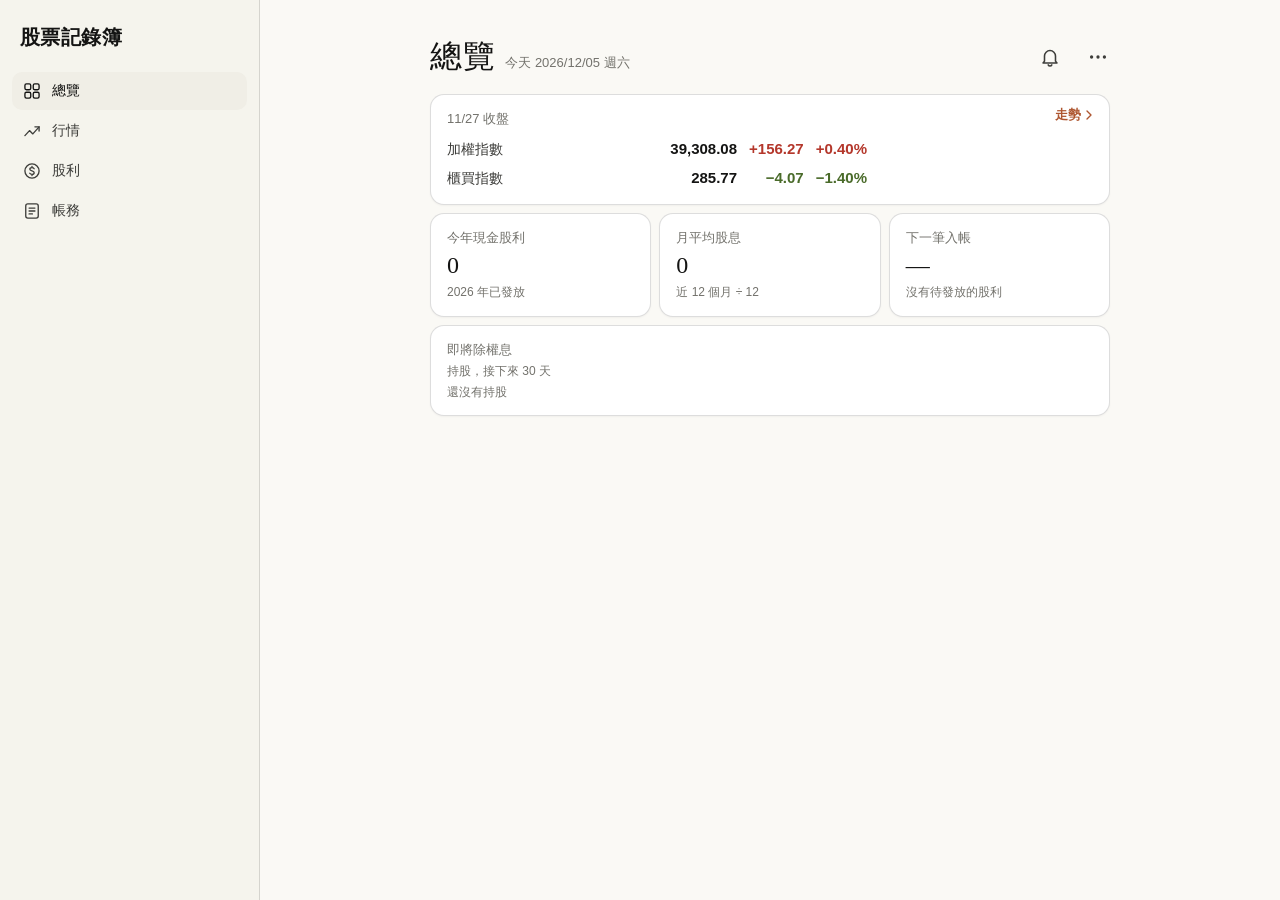
<file: index.html>
<!doctype html>
<html lang="zh-Hant-TW">
<head>
  <meta charset="utf-8">

  <meta http-equiv="Content-Security-Policy" content="default-src 'self'; script-src 'self' https://accounts.google.com/gsi/client; connect-src 'self' https://sheets.googleapis.com https://www.googleapis.com https://oauth2.googleapis.com https://accounts.google.com/gsi/; frame-src https://accounts.google.com/gsi/; style-src 'self' 'unsafe-inline' https://fonts.googleapis.com https://accounts.google.com/gsi/style; font-src https://fonts.gstatic.com; img-src 'self' data:; object-src 'none'; base-uri 'none'; form-action 'none'">
  <meta name="viewport" content="width=device-width, initial-scale=1, viewport-fit=cover">
  <meta name="theme-color" content="#faf9f5" media="(prefers-color-scheme: light)">
  <meta name="theme-color" content="#262624" media="(prefers-color-scheme: dark)">
  <meta name="apple-mobile-web-app-capable" content="yes">
  <meta name="mobile-web-app-capable" content="yes">
  <meta name="apple-mobile-web-app-title" content="記錄簿">

  <link rel="manifest" href="manifest.json?v=2026.11.20.1">
  <link rel="icon" type="image/png" href="icons/book-192.png">
  <link rel="apple-touch-icon" href="icons/book-180.png">
  <title>股票記錄簿</title>

  <link rel="preconnect" href="https://fonts.googleapis.com">
  <link rel="preconnect" href="https://fonts.gstatic.com" crossorigin>
  <link rel="stylesheet" href="https://fonts.googleapis.com/css2?family=Noto+Serif+TC:wght@500;600&display=swap" media="print">
  <link rel="stylesheet" href="css/style.css?v=2026.11.20.1">
</head>
<body>
  <div class="app">
    <header class="appbar">
      <div class="appbar-title">
        <h1 id="page-title">交易紀錄</h1>

        <span id="page-sub" class="page-sub" hidden></span>
      </div>
      <div class="appbar-actions">

        <button id="btn-add" class="add-btn" type="button" aria-label="新增記錄">
          <svg viewBox="0 0 24 24" aria-hidden="true"><path d="M12 5v14M5 12h14"/></svg>
          <span>新增<span class="add-what">記錄</span></span>
        </button>

        <button id="btn-inbox" class="icon-btn inbox-btn" type="button" aria-label="訊息">
          <svg class="line" viewBox="0 0 24 24" aria-hidden="true"><path d="M6 16.5V11a6 6 0 0 1 12 0v5.5l1.6 2H4.4z"/><path d="M10 20.6a2.2 2.2 0 0 0 4 0"/></svg>
          <span id="inbox-count" class="count-badge" hidden></span>
        </button>
        <button id="btn-menu" class="icon-btn" type="button" aria-label="設定：家庭成員、雲端同步、資料備份">
          <svg viewBox="0 0 24 24" aria-hidden="true"><circle cx="5" cy="12" r="1.8"/><circle cx="12" cy="12" r="1.8"/><circle cx="19" cy="12" r="1.8"/></svg>
        </button>
      </div>
    </header>

    <div id="subtabs" class="subtabs" role="tablist" hidden></div>

    <button id="scope-bar" class="scope-bar" type="button" hidden>
      <span class="scope-label">只顯示</span><span class="scope-names"></span><span class="scope-go" aria-hidden="true">›</span>
    </button>
    <div id="banner" class="banner" hidden></div>

    <div id="sync-bar" class="sync-bar" role="status" hidden>
      <span class="sync-text"></span>
      <button type="button" class="sync-btn"></button>
    </div>
    <main id="panels"></main>
  </div>

  <nav class="tabbar">
    <div class="side-brand">股票記錄簿</div>
    <div class="tabbar-inner" role="tablist">
      <button type="button" role="tab" data-tab="overview">
        <svg viewBox="0 0 24 24" aria-hidden="true"><rect x="3.5" y="3.5" width="7" height="7" rx="1.8"/><rect x="13.5" y="3.5" width="7" height="7" rx="1.8"/><rect x="3.5" y="13.5" width="7" height="7" rx="1.8"/><rect x="13.5" y="13.5" width="7" height="7" rx="1.8"/></svg>
        <span>總覽</span>
      </button>

      <button type="button" role="tab" data-tab="market">
        <svg viewBox="0 0 24 24" aria-hidden="true"><path d="M3.5 17.5 9 11.5l4 4 7.5-8.5"/><path d="M15.5 7h5v5"/></svg>
        <span>行情</span>
      </button>

      <button type="button" role="tab" data-tab="picks" hidden>
        <svg viewBox="0 0 24 24" aria-hidden="true"><circle cx="12" cy="12" r="8.5"/><circle cx="12" cy="12" r="3.5"/></svg>
        <span>選股</span>
      </button>

      <button type="button" role="tab" data-tab="income">
        <svg viewBox="0 0 24 24" aria-hidden="true"><circle cx="12" cy="12" r="8.5"/><path d="M14.6 9.3c-.5-.8-1.4-1.3-2.6-1.3-1.5 0-2.6.8-2.6 1.9 0 2.6 5.2 1.4 5.2 4.1 0 1.1-1.1 2-2.6 2-1.2 0-2.2-.5-2.7-1.3M12 6.5V8M12 16v1.5"/></svg>
        <span>股利</span>
      </button>

      <button type="button" role="tab" data-tab="book">
        <svg viewBox="0 0 24 24" aria-hidden="true"><rect x="4.5" y="3.5" width="15" height="17" rx="2.5"/><path d="M8.5 8.5h7M8.5 12h7M8.5 15.5h4"/></svg>
        <span>帳務</span>
      </button>
    </div>
  </nav>


  <dialog id="form-sheet" class="sheet">
    <div class="sheet-head">
      <button type="button" class="text-btn" data-act="close">取消</button>
      <h2 class="sheet-title"></h2>
      <button type="button" class="text-btn strong" data-act="save">儲存</button>
    </div>
    <div class="sheet-body">
      <p class="sheet-status" hidden></p>
      <div class="fields"></div>
      <button type="button" class="wide-btn danger" data-act="delete" hidden>刪除這筆</button>
    </div>
  </dialog>


  <dialog id="menu-sheet" class="sheet">
    <div class="sheet-head">
      <span></span>
      <h2 class="sheet-title">設定</h2>
      <button type="button" class="text-btn" data-act="close">關閉</button>
    </div>
    <div class="sheet-body">

      <label class="switch-row">
        <span class="switch-text"><b>隱藏金額</b><small>只顯示除權息日、每股股利這些公開資訊，自己的金額、股數都變成 ***</small></span>
        <input id="hide-amounts" type="checkbox" role="switch">
      </label>

      <label class="switch-row">
        <span class="switch-text"><b>詳細卡片</b><small>清單改成一筆一張卡片，每一筆的資料都寫出來；關掉是精簡的表格，一個畫面放得下比較多筆</small></span>
        <input id="show-cards" type="checkbox" role="switch">
      </label>


      <label class="switch-row">
        <span class="switch-text"><b>顯示選股</b><small>底部中間多一格選股：篩選、扣抵、KD、量價、EPS、股利預估。只記在這台裝置</small></span>
        <input id="show-picks" type="checkbox" role="switch">
      </label>


      <h3 id="members-head" class="section-head">家庭成員</h3>
      <ul id="member-list" class="member-list"></ul>
      <button id="btn-add-member" type="button" class="wide-btn">新增成員</button>
      <p class="note muted">交易紀錄和庫存快照分開記在每位成員名下；除權息和自選全家共用一份，股利依各人持股計算。名字最多 5 個字。</p>


      <h3 id="kd-head" class="section-head">KD 標記</h3>
      <ul class="member-list kd-marks">
        <li>
          <label class="member-info" for="kd-low"><b>K 值低於這個數字</b><small>綠色</small></label>
          <select id="kd-low"></select>
        </li>
        <li>
          <label class="member-info" for="kd-high"><b>K 值高於這個數字</b><small>紅色</small></label>
          <select id="kd-high"></select>
        </li>
      </ul>
      <p class="note muted">行情點開一檔的 KD 圖用的，這兩個數字畫虛線，D 值也照同樣的數字上色。只記在這台裝置。</p>

      <h3 class="section-head">Google 雲端硬碟</h3>
      <div id="cloud"></div>

      <h3 class="section-head">資料備份</h3>
      <dl id="stats" class="stats"></dl>
      <p id="last-export" class="muted"></p>
      <button id="btn-export" type="button" class="wide-btn primary">匯出 data.json</button>
      <button id="btn-import" type="button" class="wide-btn">匯入 data.json</button>
      <p class="note muted">備份檔包含全家的資料；匯入會以檔案內容取代目前所有資料。</p>
      <input id="file-import" type="file" accept=".json,application/json" hidden>

      <a class="wide-btn" href="help.html">使用說明</a>
      <p class="note muted"><a class="link-btn" href="privacy.html">隱私權政策</a></p>



      <p class="note muted">版本 2026.11.20.1</p>
    </div>
  </dialog>


  <dialog id="mine-sheet" class="sheet">
    <div class="sheet-head">
      <span></span>
      <h2 class="sheet-title"></h2>
      <button type="button" class="text-btn" data-act="close">關閉</button>
    </div>
    <div class="sheet-body"></div>
  </dialog>


  <dialog id="stock-sheet" class="sheet">
    <div class="sheet-head">
      <span></span>
      <h2 class="sheet-title"></h2>
      <button type="button" class="text-btn" data-act="close">關閉</button>
    </div>
    <div class="sheet-body"></div>
  </dialog>


  <dialog id="screen-sheet" class="sheet">
    <div class="sheet-head">
      <span></span>
      <h2 class="sheet-title">篩選條件</h2>
      <button type="button" class="text-btn strong" data-act="close">完成</button>
    </div>
    <div class="sheet-body"></div>
  </dialog>


  <dialog id="trend-sheet" class="sheet">
    <div class="sheet-head">
      <span></span>
      <h2 class="sheet-title">帳戶走勢</h2>
      <button type="button" class="text-btn" data-act="close">關閉</button>
    </div>
    <div class="sheet-body"></div>
  </dialog>


  <dialog id="taiex-sheet" class="sheet">
    <div class="sheet-head">
      <span></span>
      <h2 class="sheet-title">大盤</h2>
      <button type="button" class="text-btn" data-act="close">關閉</button>
    </div>
    <div class="sheet-body"></div>
  </dialog>


  <dialog id="inbox-sheet" class="sheet inbox">
    <div class="sheet-head">
      <button id="inbox-clear" type="button" class="text-btn">清除已讀</button>
      <h2 class="sheet-title">訊息</h2>
      <button type="button" class="text-btn" data-act="close">關閉</button>
    </div>
    <div class="sheet-body">
      <ul id="inbox-list" class="inbox-list"></ul>
      <div id="inbox-empty" class="inbox-empty" hidden>
        <svg viewBox="0 0 24 24" aria-hidden="true"><path d="M6 16.5V11a6 6 0 0 1 12 0v5.5l1.6 2H4.4z"/><path d="M10 20.6a2.2 2.2 0 0 0 4 0"/></svg>
        <p>沒有訊息</p>
      </div>
    </div>
  </dialog>

  <div id="toast" role="status" aria-live="polite"></div>



  <script defer src="js/util.js?v=2026.11.20.1"></script>
  <script defer src="js/contract.js?v=2026.11.20.1"></script>
  <script defer src="js/privacy.js?v=2026.11.20.1"></script>
  <script defer src="js/stocklist.js?v=2026.11.20.1"></script>
  <script defer src="js/stocksearch.js?v=2026.11.20.1"></script>
  <script defer src="js/announced.js?v=2026.11.20.1"></script>
  <script defer src="js/events.js?v=2026.11.20.1"></script>
  <script defer src="js/market.js?v=2026.11.20.1"></script>
  <script defer src="js/note.js?v=2026.11.20.1"></script>
  <script defer src="js/candles.js?v=2026.11.20.1"></script>
  <script defer src="js/schema.js?v=2026.11.20.1"></script>
  <script defer src="js/storage.js?v=2026.11.20.1"></script>
  <script defer src="js/watchorder.js?v=2026.11.20.1"></script>
  <script defer src="js/holdings.js?v=2026.11.20.1"></script>
  <script defer src="js/history.js?v=2026.11.20.1"></script>
  <script defer src="js/trend.js?v=2026.11.20.1"></script>
  <script defer src="js/taiex.js?v=2026.11.20.1"></script>
  <script defer src="js/views.js?v=2026.11.20.1"></script>
  <script defer src="js/stats.js?v=2026.11.20.1"></script>
  <script defer src="js/table.js?v=2026.11.20.1"></script>
  <script defer src="js/list.js?v=2026.11.20.1"></script>
  <script defer src="js/overview.js?v=2026.11.20.1"></script>
  <script defer src="js/inventory.js?v=2026.11.20.1"></script>
  <script defer src="js/cash.js?v=2026.11.20.1"></script>
  <script defer src="js/kdmarks.js?v=2026.11.20.1"></script>
  <script defer src="js/yields.js?v=2026.11.20.1"></script>
  <script defer src="js/yieldview.js?v=2026.11.20.1"></script>
  <script defer src="js/deducts.js?v=2026.11.20.1"></script>
  <script defer src="js/deductview.js?v=2026.11.20.1"></script>
  <script defer src="js/forecasts.js?v=2026.11.20.1"></script>
  <script defer src="js/forecastview.js?v=2026.11.20.1"></script>
  <script defer src="js/epsdetails.js?v=2026.11.20.1"></script>
  <script defer src="js/epssheet.js?v=2026.11.20.1"></script>
  <script defer src="js/epsview.js?v=2026.11.20.1"></script>
  <script defer src="js/kdview.js?v=2026.11.20.1"></script>
  <script defer src="js/volprices.js?v=2026.11.20.1"></script>
  <script defer src="js/volpriceview.js?v=2026.11.20.1"></script>
  <script defer src="js/patterns.js?v=2026.11.20.1"></script>
  <script defer src="js/patternview.js?v=2026.11.20.1"></script>
  <script defer src="js/screens.js?v=2026.11.20.1"></script>
  <script defer src="js/screenview.js?v=2026.11.20.1"></script>
  <script defer src="js/screenedit.js?v=2026.11.20.1"></script>
  <script defer src="js/quotelist.js?v=2026.11.20.1"></script>
  <script defer src="js/upcoming.js?v=2026.11.20.1"></script>
  <script defer src="js/alerts.js?v=2026.11.20.1"></script>
  <script defer src="js/form.js?v=2026.11.20.1"></script>
  <script defer src="js/stocksheet.js?v=2026.11.20.1"></script>
  <script defer src="js/mine.js?v=2026.11.20.1"></script>
  <script defer src="js/config.js?v=2026.11.20.1"></script>
  <script defer src="js/google.js?v=2026.11.20.1"></script>
  <script defer src="js/sheet.js?v=2026.11.20.1"></script>
  <script defer src="js/sync.js?v=2026.11.20.1"></script>
  <script defer src="js/inbox.js?v=2026.11.20.1"></script>
  <script defer src="js/app.js?v=2026.11.20.1"></script>
</body>
</html>
</file>
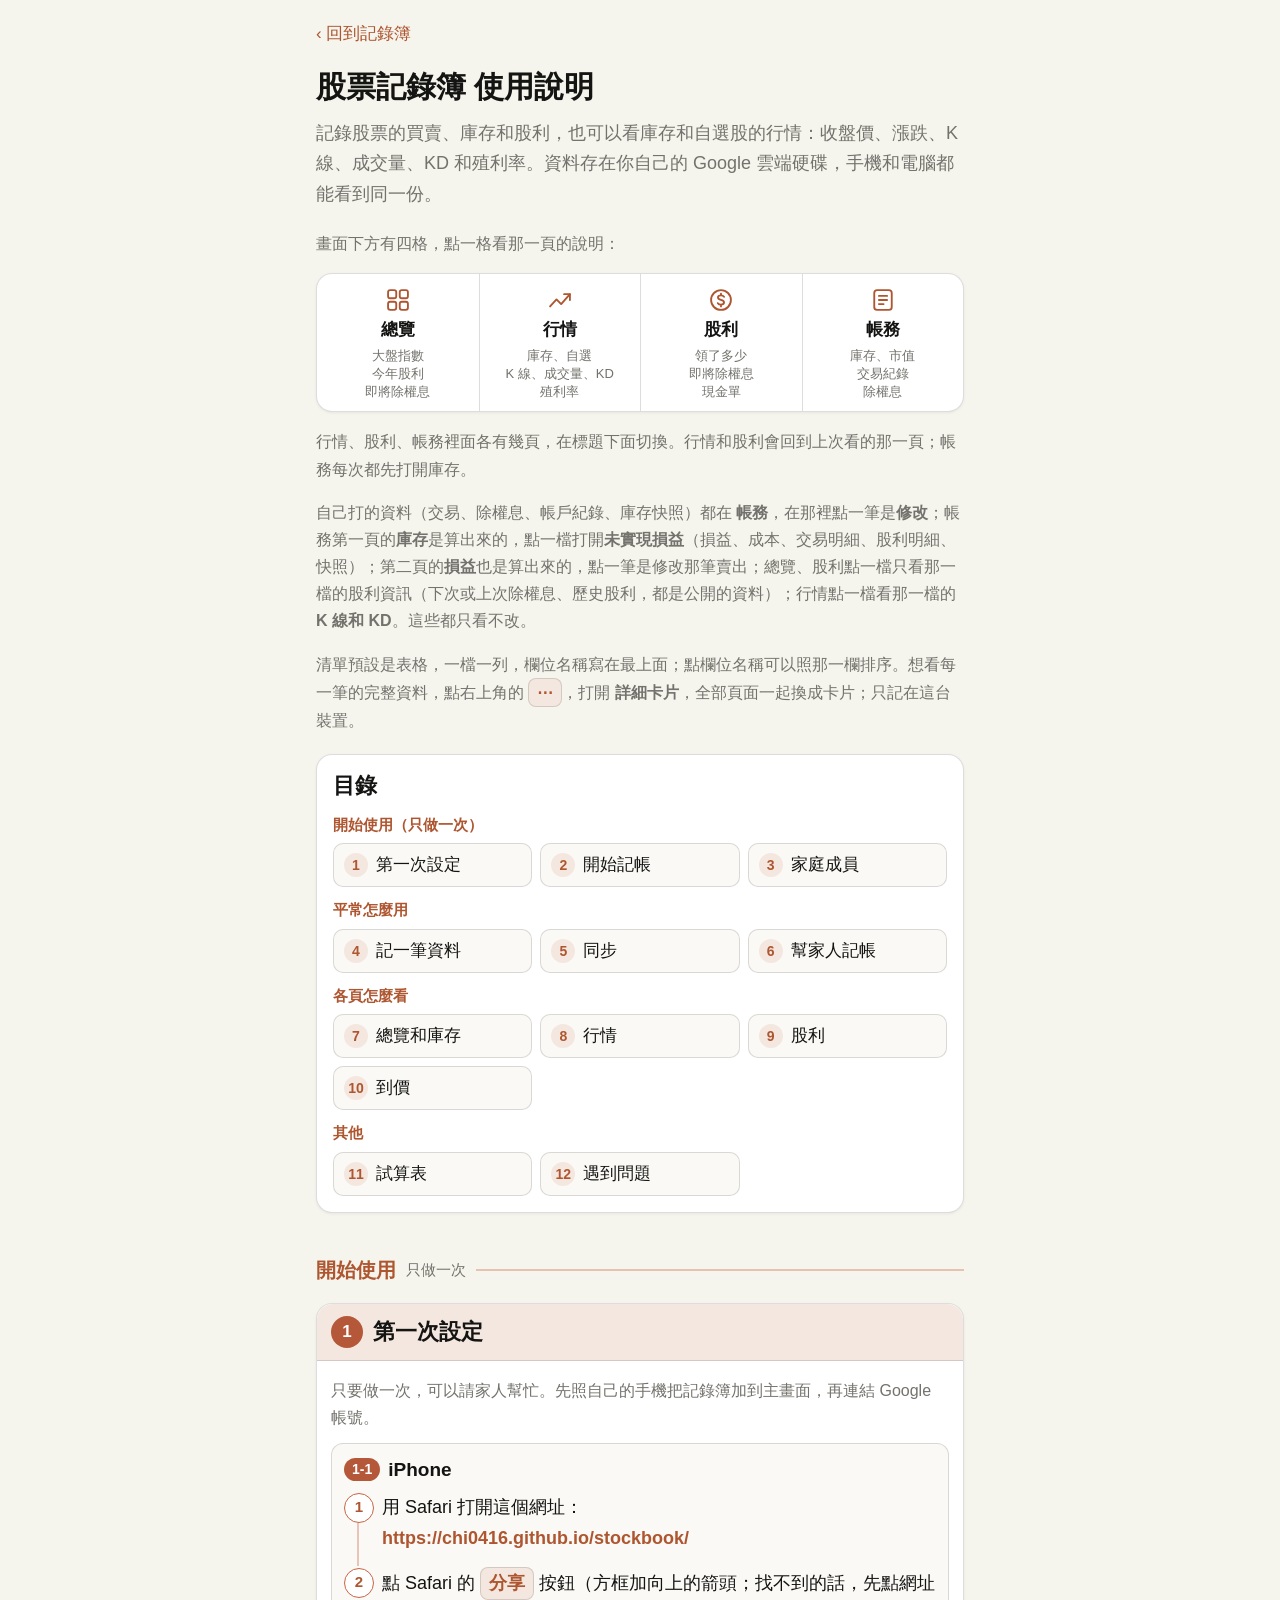
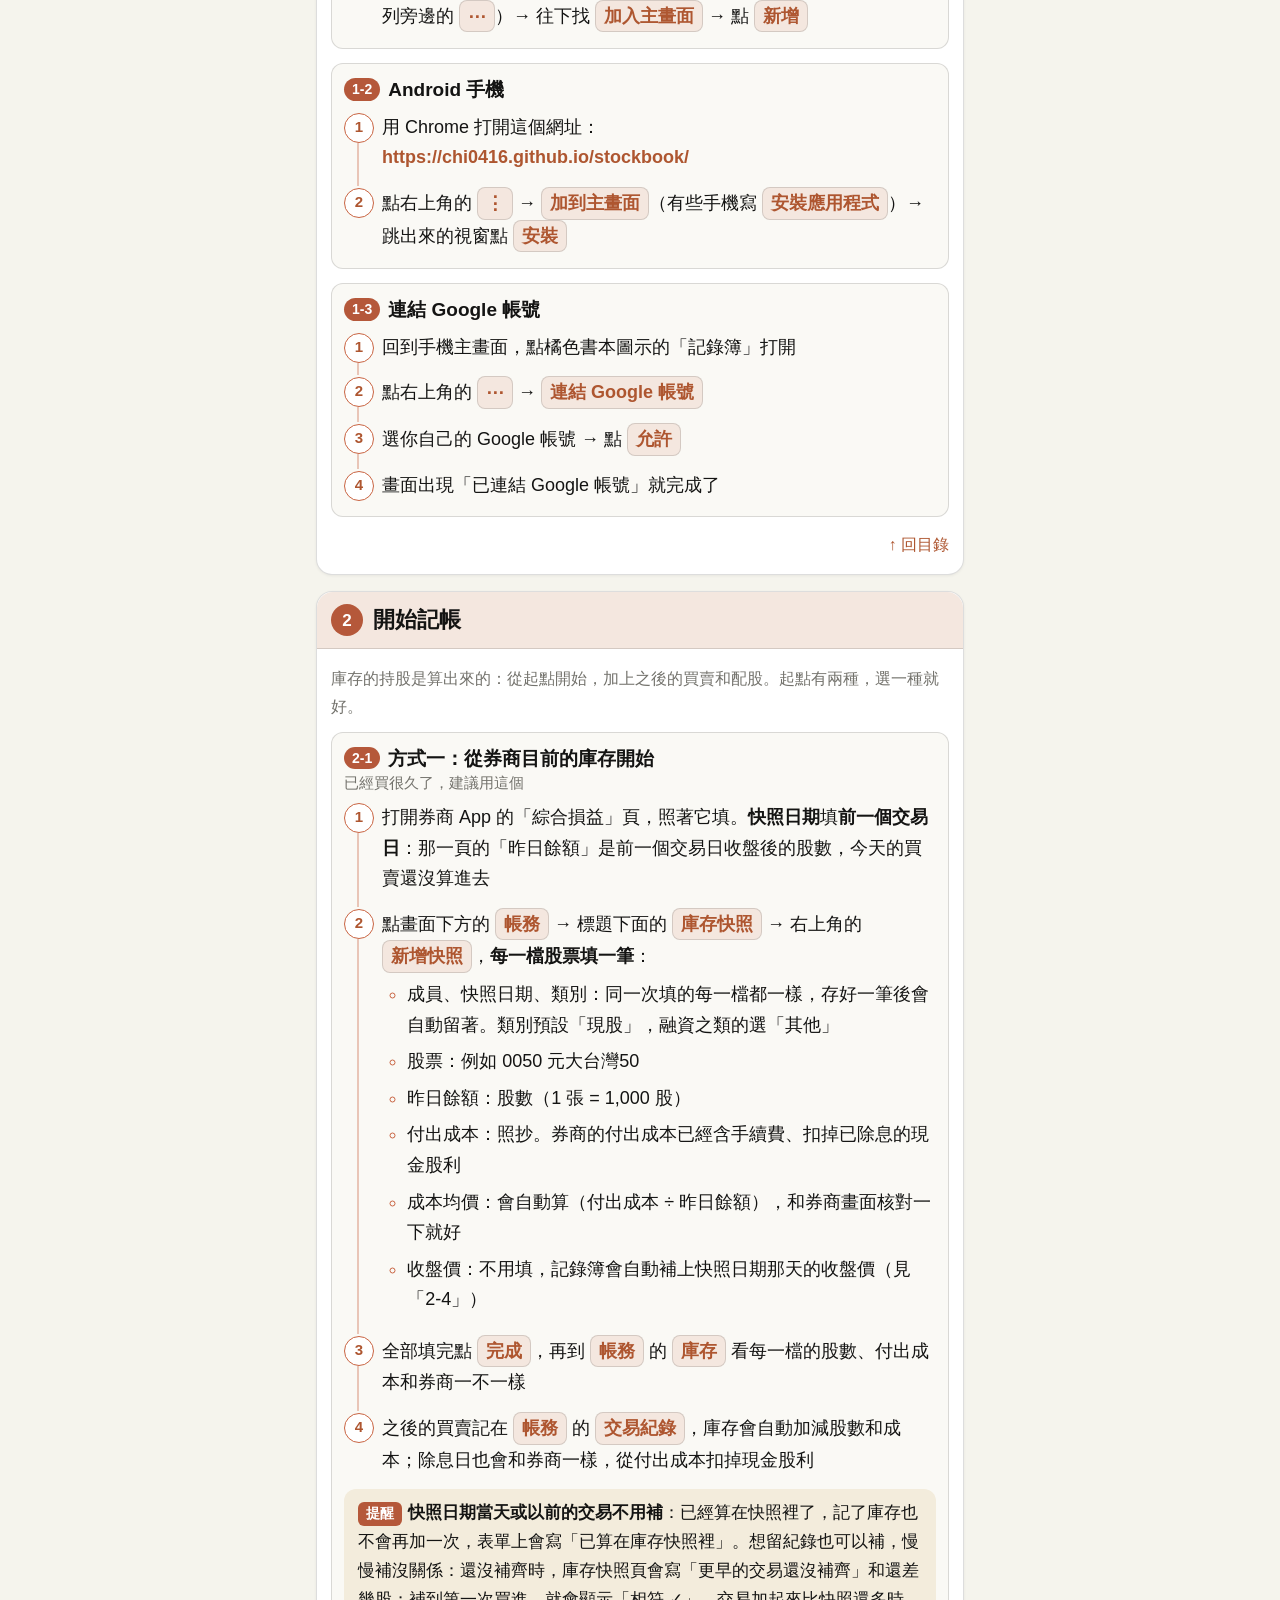
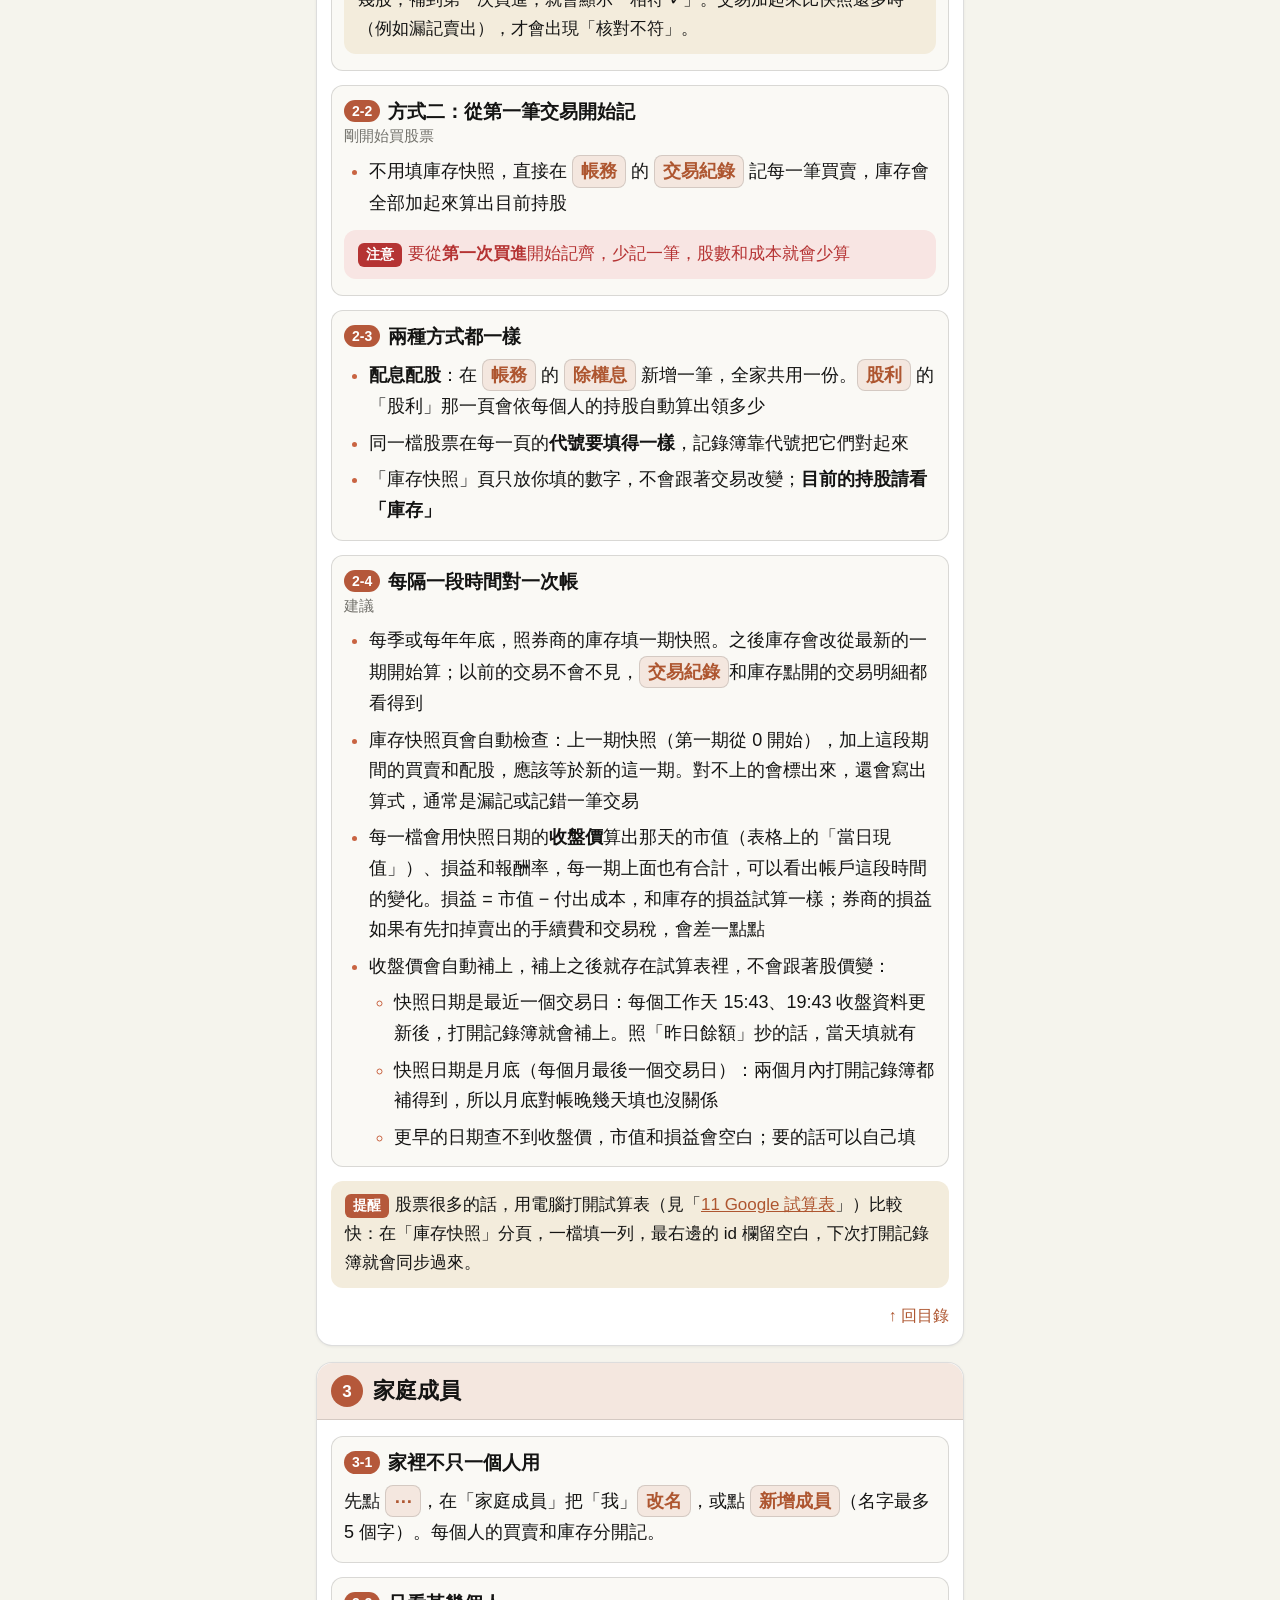
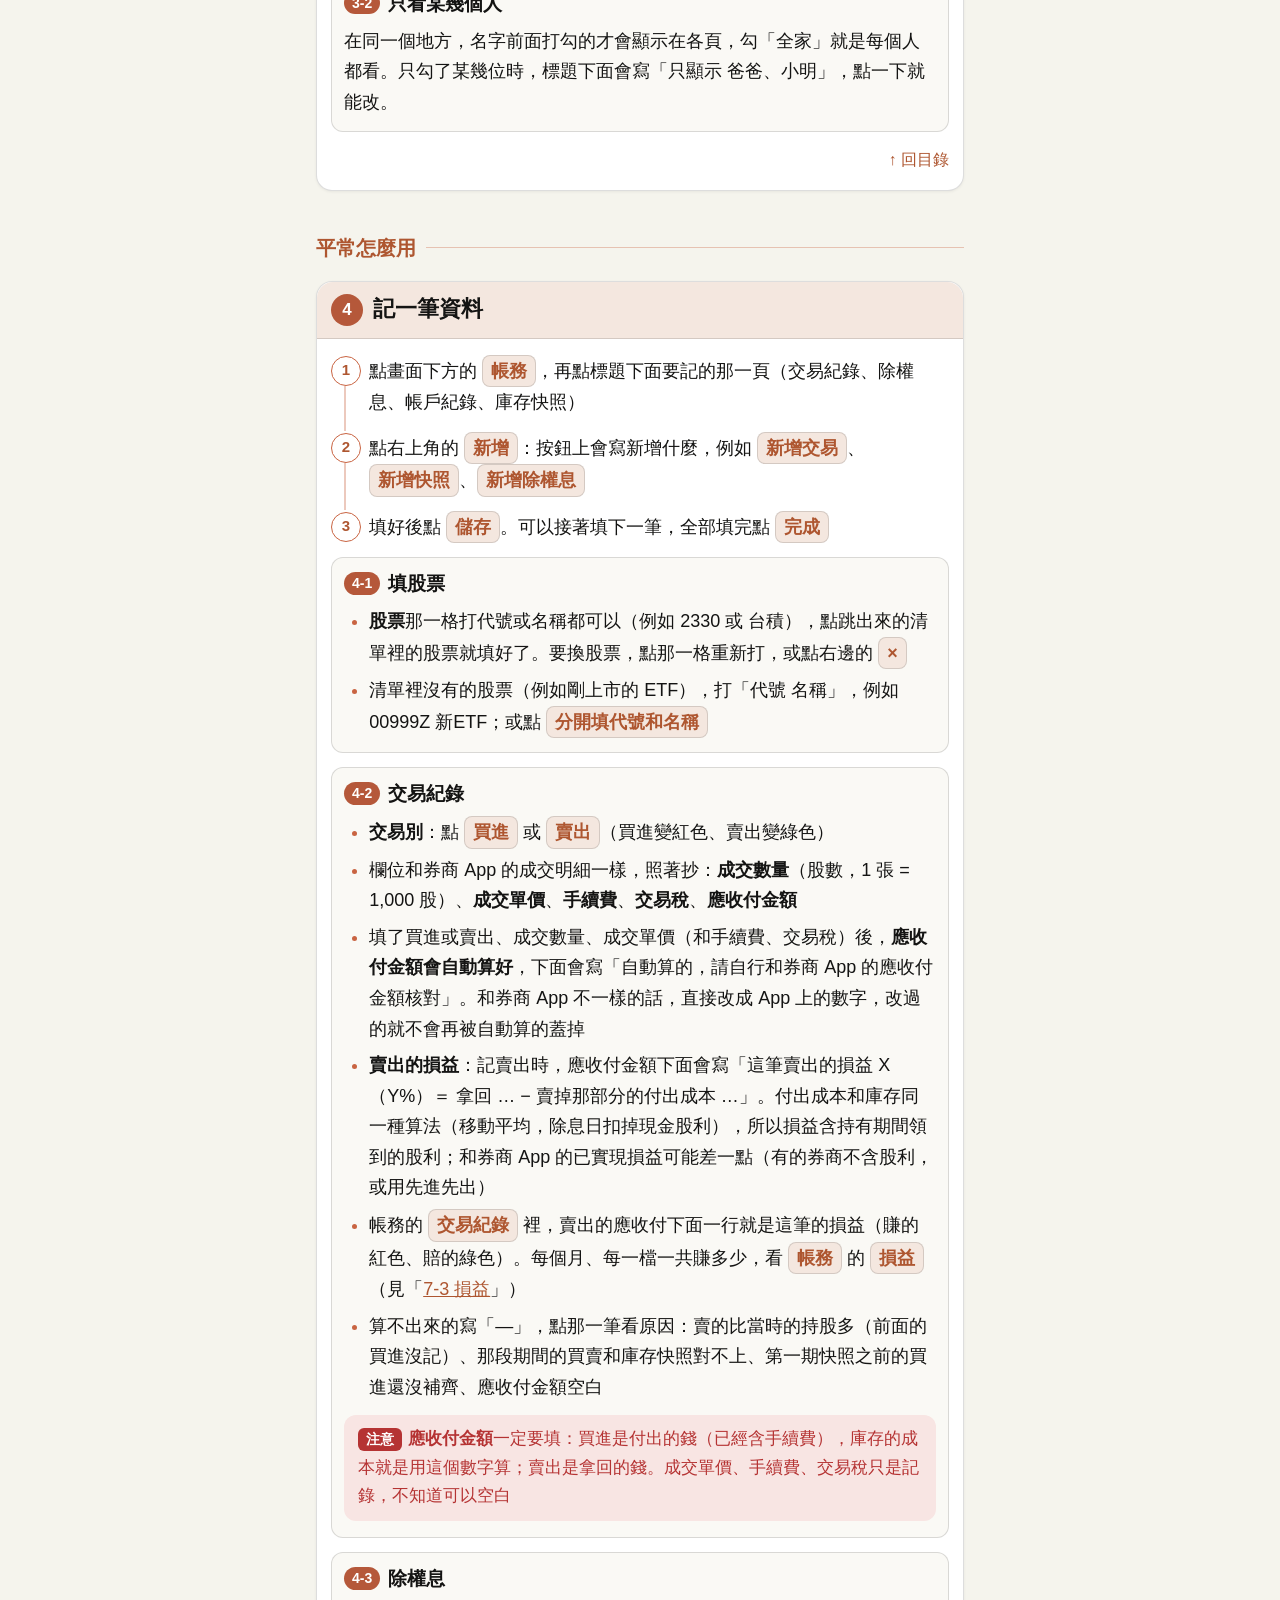
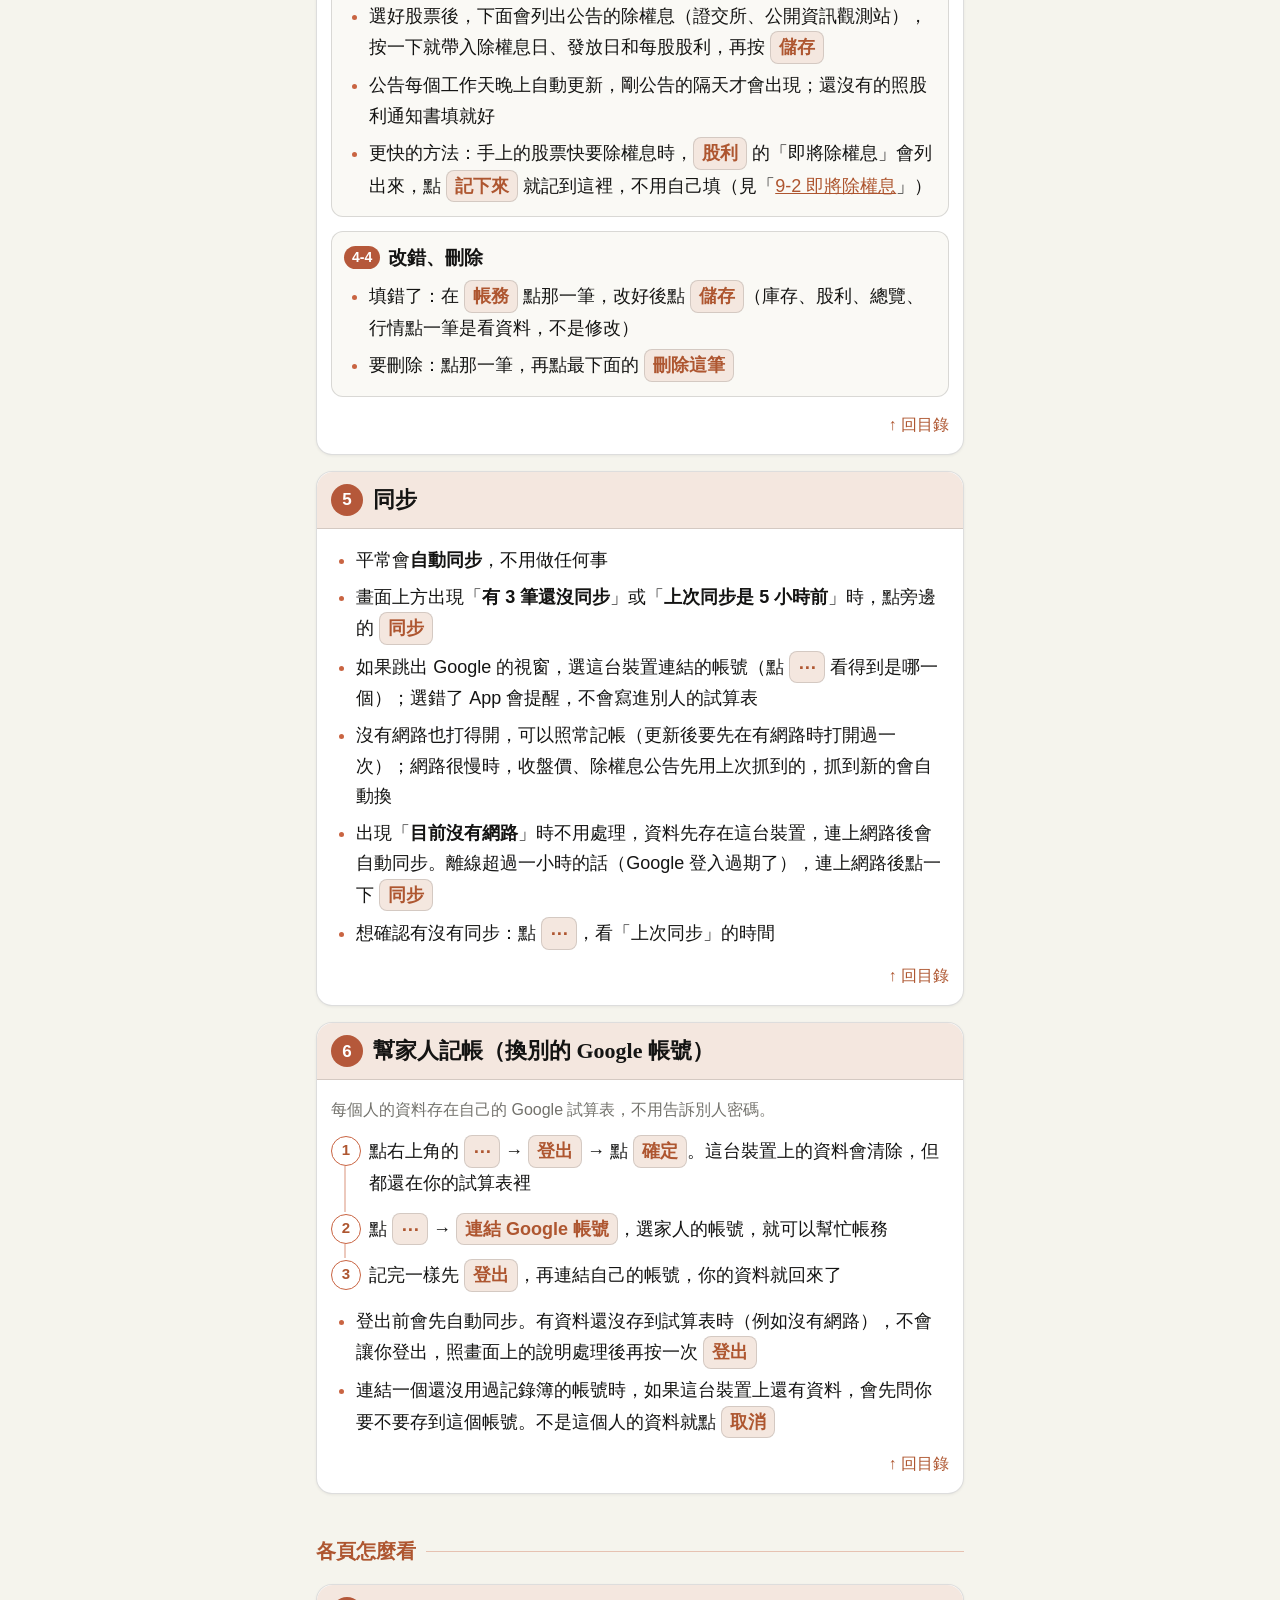
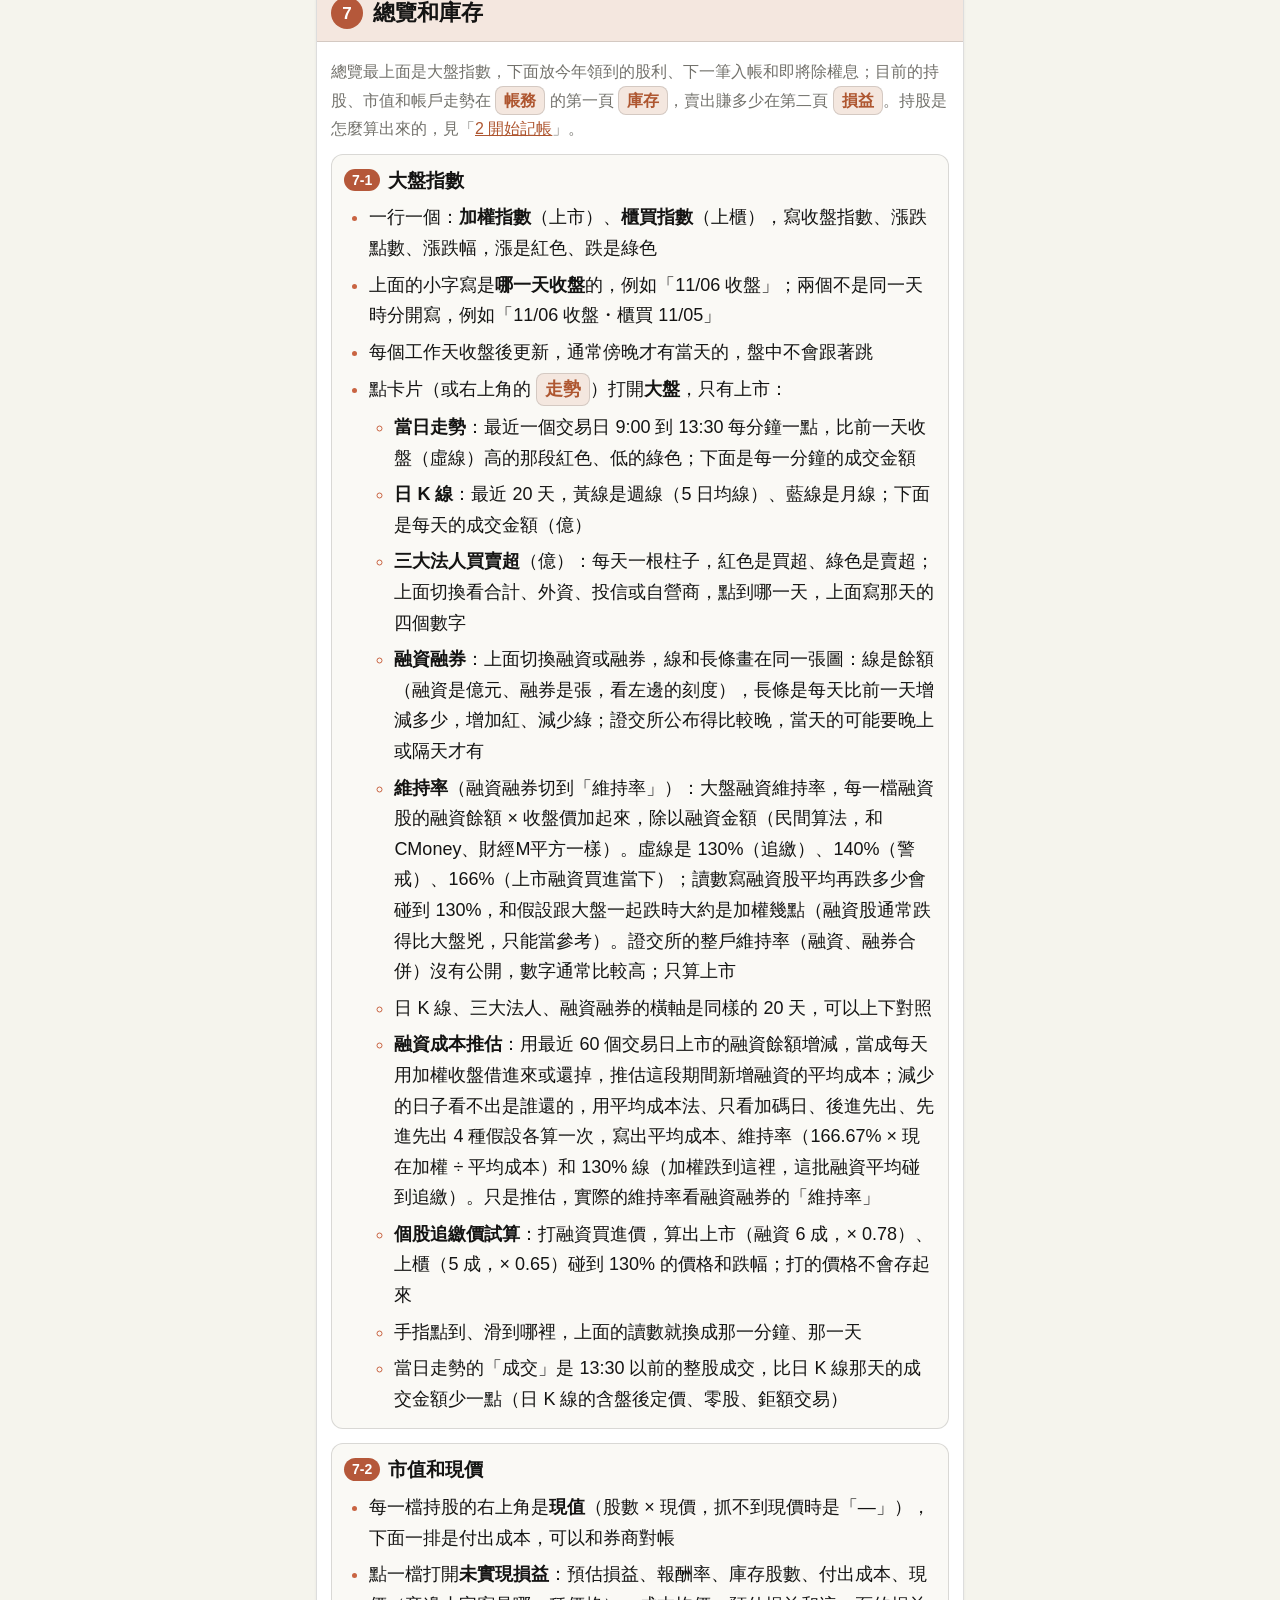
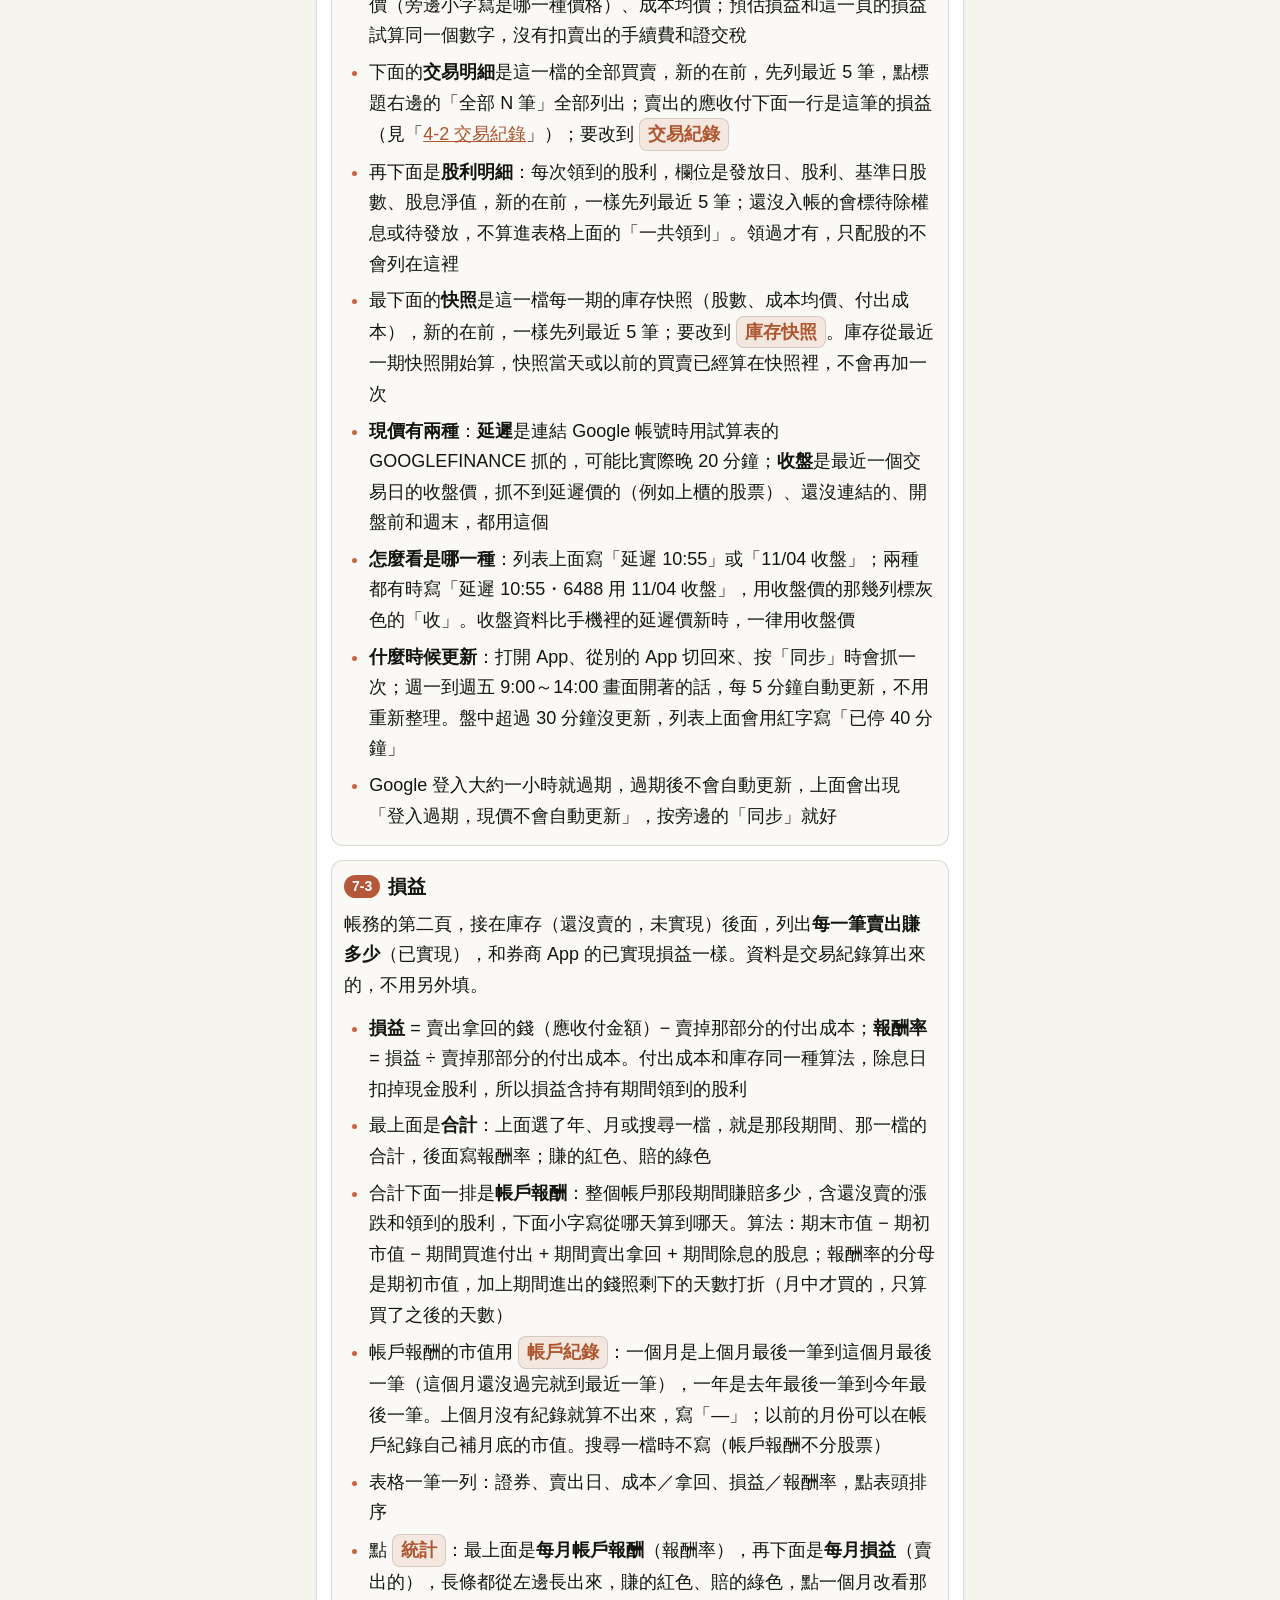
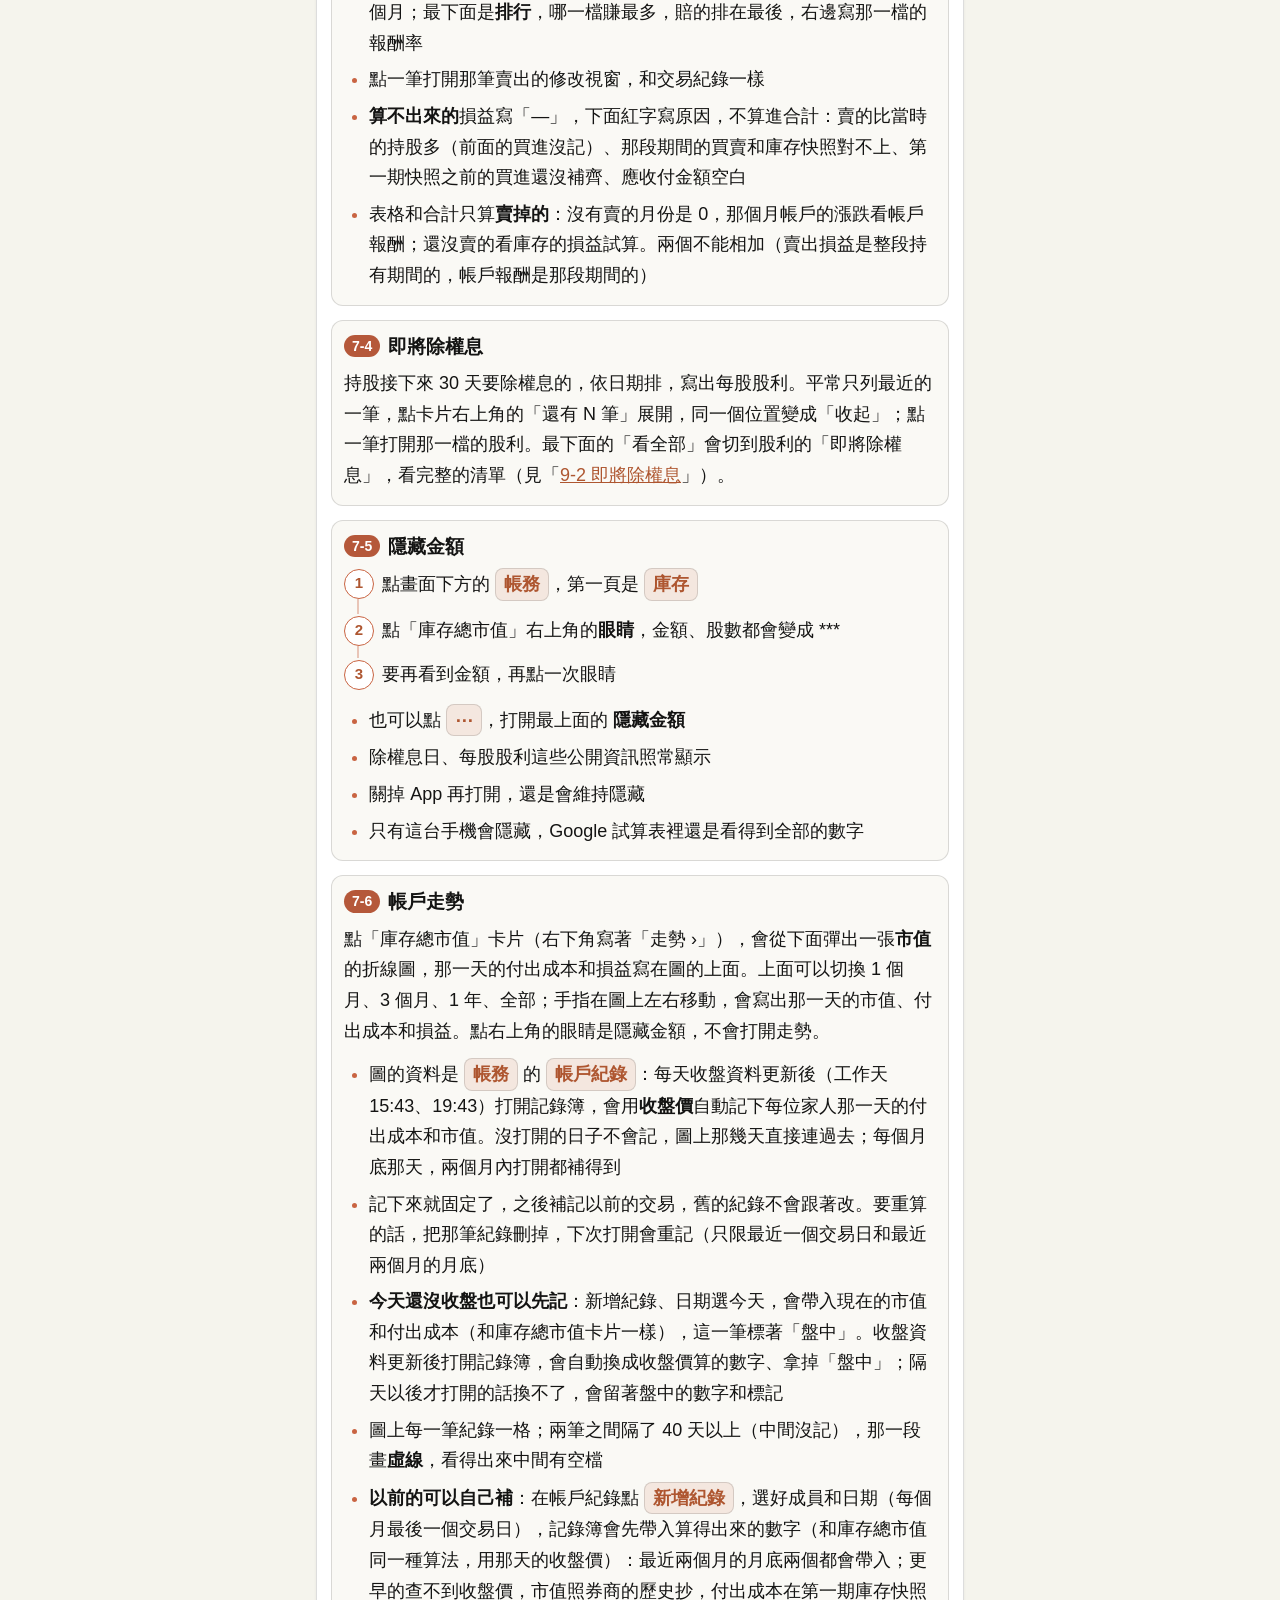
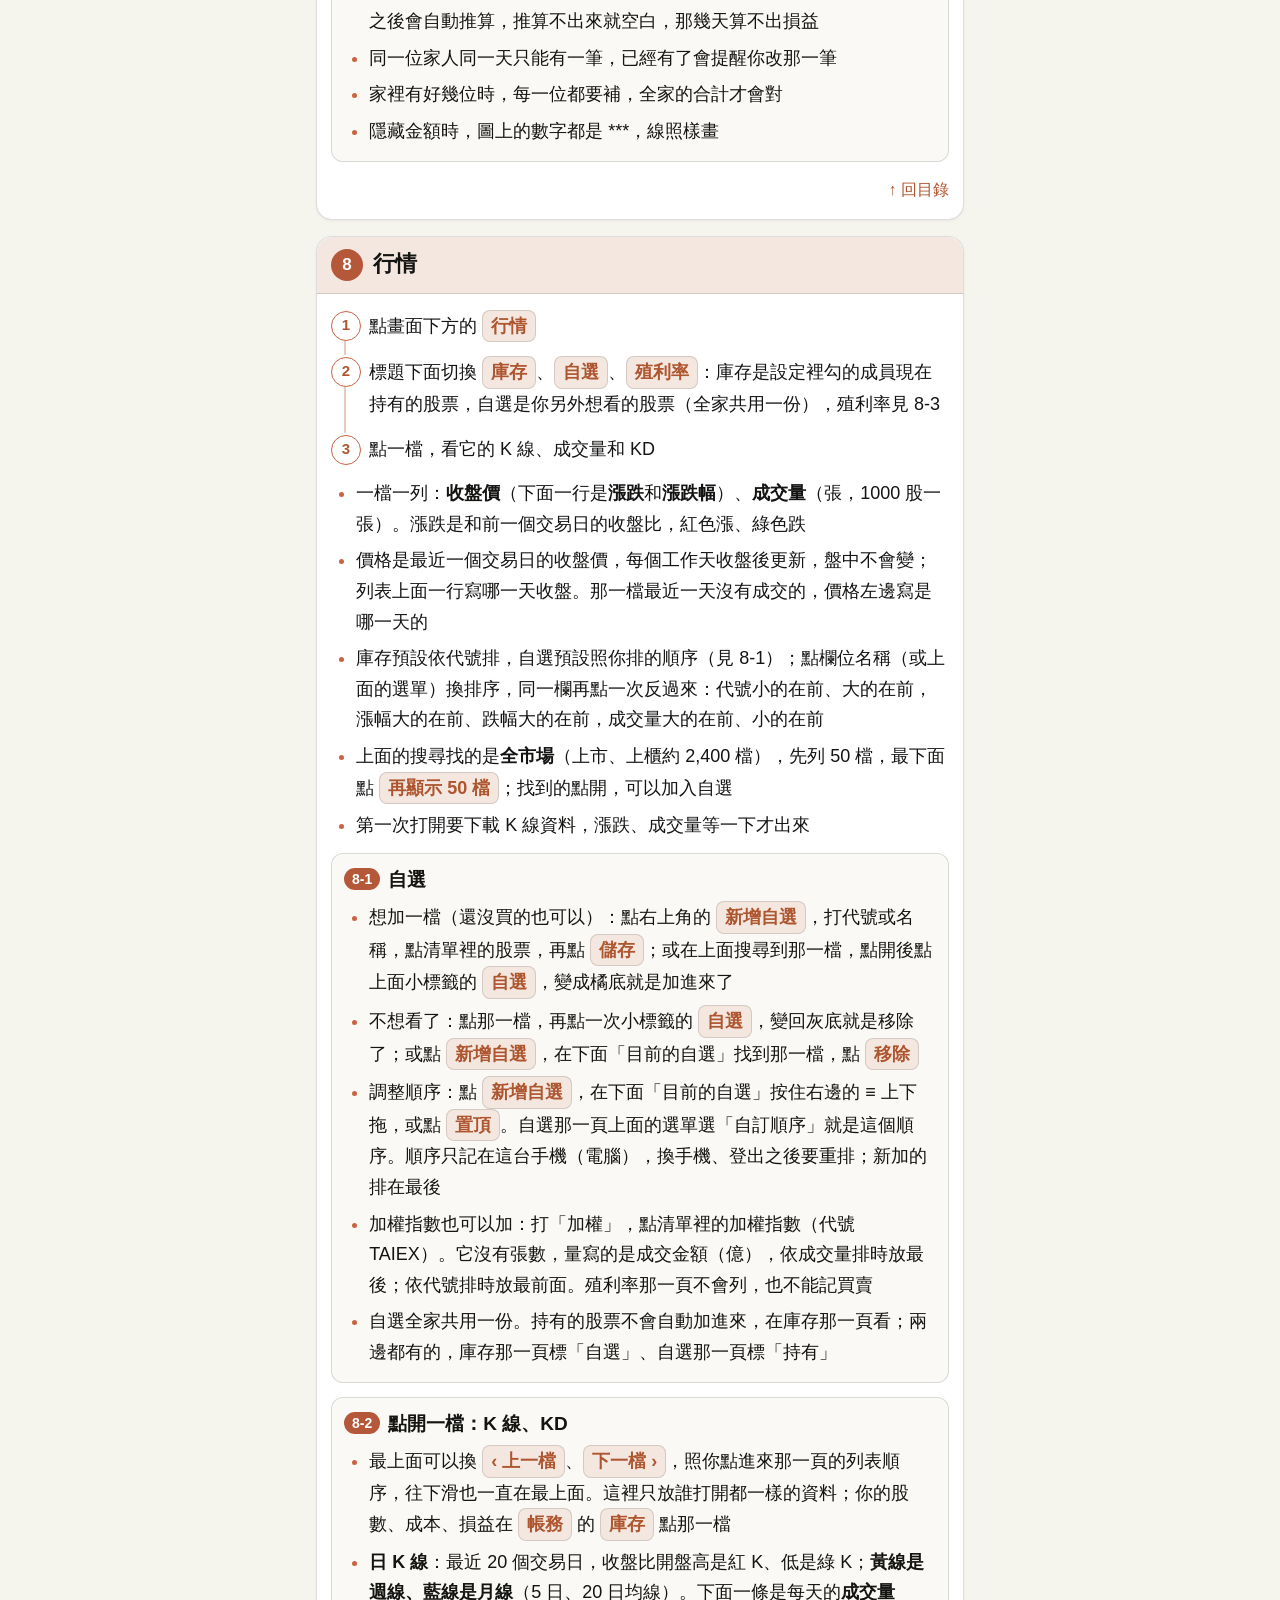
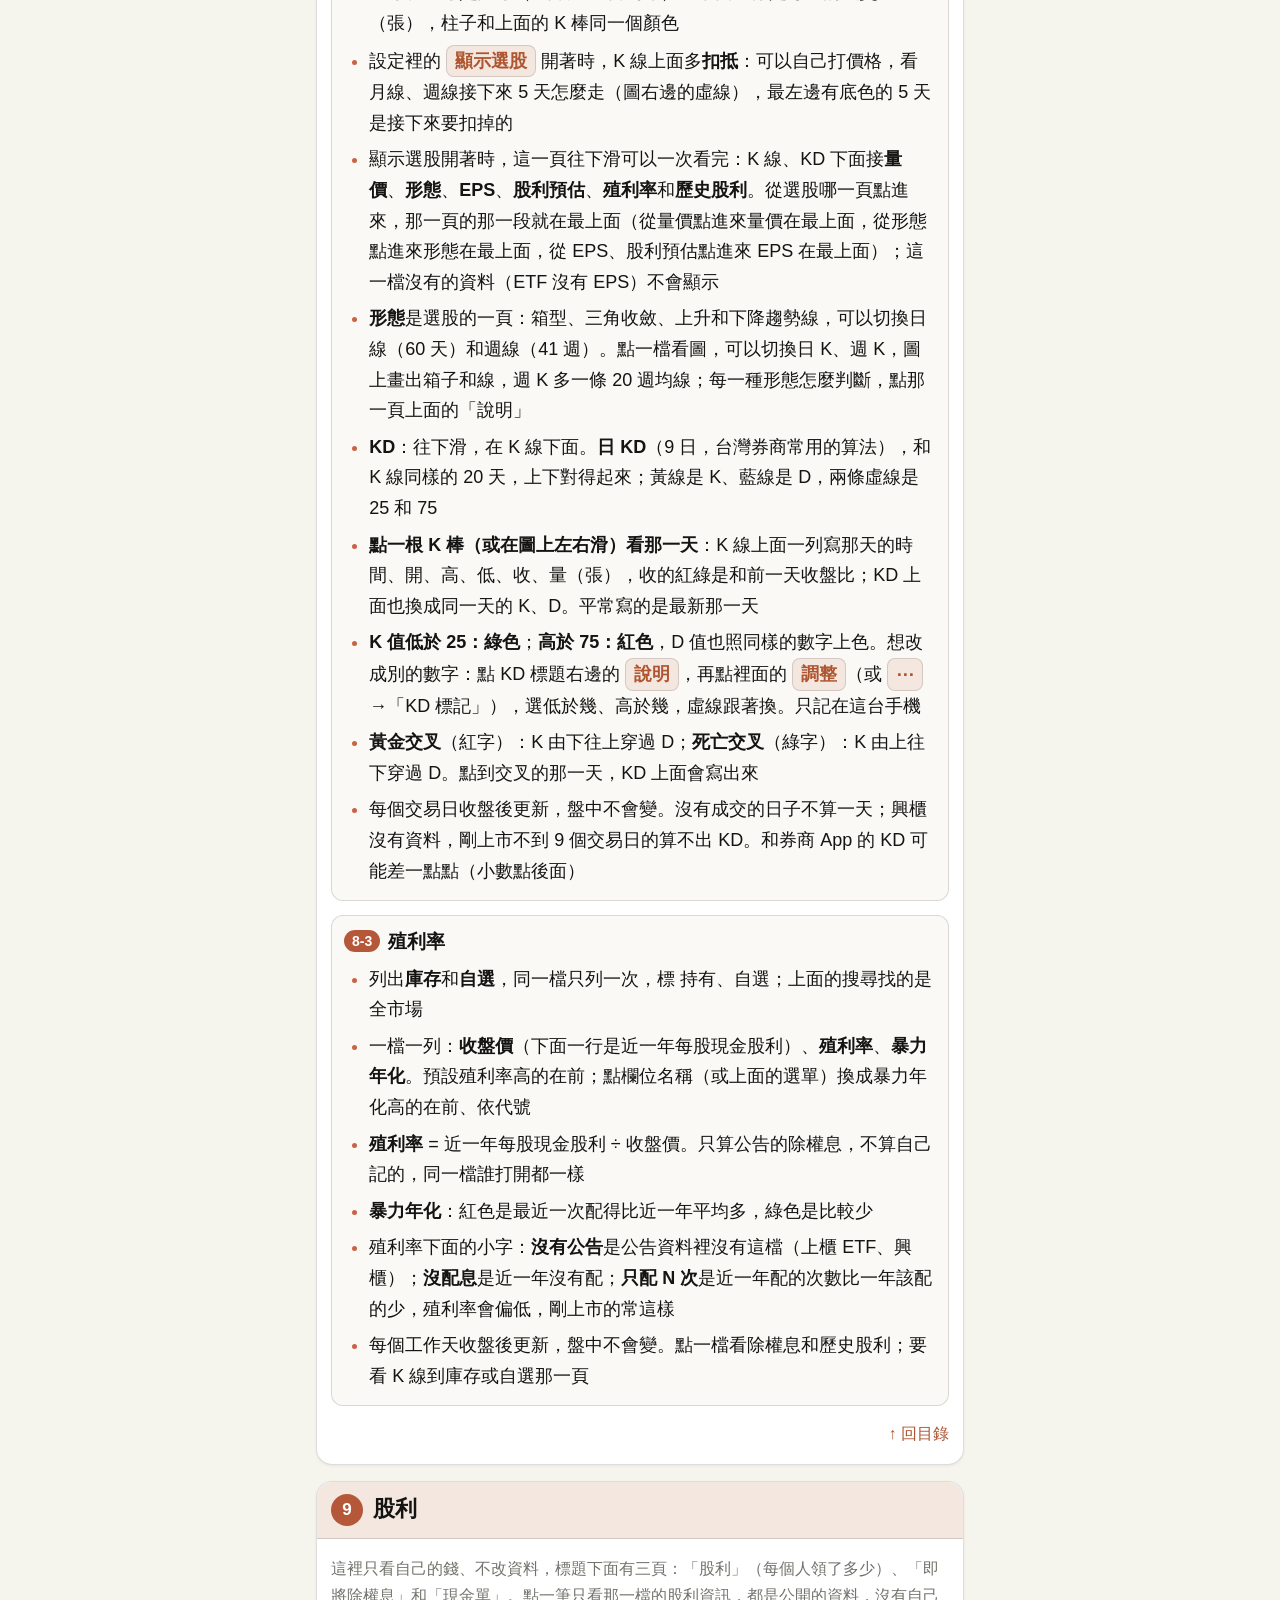
<file: help.html>
<!doctype html>
<html lang="zh-Hant-TW">
<head>
  <meta charset="utf-8">
  <meta http-equiv="Content-Security-Policy" content="default-src 'self'; script-src 'sha256-MmlJ3mum+fACg9tCwvmtXaywaFp7WL7/MStPIq9bSrk='; style-src 'self' 'unsafe-inline'; img-src 'self' data:; object-src 'none'; base-uri 'none'; form-action 'none'">
  <meta name="viewport" content="width=device-width, initial-scale=1, viewport-fit=cover">
  <meta name="theme-color" content="#f5f4ed" media="(prefers-color-scheme: light)">
  <meta name="theme-color" content="#1f1e1d" media="(prefers-color-scheme: dark)">
  <title>使用說明</title>
  <link rel="icon" type="image/png" href="icons/book-192.png">



  <link rel="stylesheet" href="css/page.css?v=2026.11.20.1">
</head>
<body>
<main>
  <a class="back" href="./">‹ 回到記錄簿</a>
  <h1>股票記錄簿 使用說明</h1>
  <p class="lead">記錄股票的買賣、庫存和股利，也可以看庫存和自選股的行情：收盤價、漲跌、K 線、成交量、KD 和殖利率。資料存在你自己的 Google 雲端硬碟，手機和電腦都能看到同一份。</p>


  <p class="muted">畫面下方有四格，點一格看那一頁的說明：</p>
  <div class="tabs">
    <a href="#overview">
      <svg viewBox="0 0 24 24" aria-hidden="true"><rect x="3.5" y="3.5" width="7" height="7" rx="1.8"/><rect x="13.5" y="3.5" width="7" height="7" rx="1.8"/><rect x="3.5" y="13.5" width="7" height="7" rx="1.8"/><rect x="13.5" y="13.5" width="7" height="7" rx="1.8"/></svg>
      <b>總覽</b><small>大盤指數<br>今年股利<br>即將除權息</small>
    </a>
    <a href="#market">
      <svg viewBox="0 0 24 24" aria-hidden="true"><path d="M3.5 17.5 9 11.5l4 4 7.5-8.5"/><path d="M15.5 7h5v5"/></svg>
      <b>行情</b><small>庫存、自選<br>K 線、成交量、KD<br>殖利率</small>
    </a>
    <a href="#income">
      <svg viewBox="0 0 24 24" aria-hidden="true"><circle cx="12" cy="12" r="8.5"/><path d="M14.6 9.3c-.5-.8-1.4-1.3-2.6-1.3-1.5 0-2.6.8-2.6 1.9 0 2.6 5.2 1.4 5.2 4.1 0 1.1-1.1 2-2.6 2-1.2 0-2.2-.5-2.7-1.3M12 6.5V8M12 16v1.5"/></svg>
      <b>股利</b><small>領了多少<br>即將除權息<br>現金單</small>
    </a>
    <a href="#record">
      <svg viewBox="0 0 24 24" aria-hidden="true"><rect x="4.5" y="3.5" width="15" height="17" rx="2.5"/><path d="M8.5 8.5h7M8.5 12h7M8.5 15.5h4"/></svg>
      <b>帳務</b><small>庫存、市值<br>交易紀錄<br>除權息</small>
    </a>
  </div>
  <p class="muted">行情、股利、帳務裡面各有幾頁，在標題下面切換。行情和股利會回到上次看的那一頁；帳務每次都先打開庫存。</p>
  <p class="muted">自己打的資料（交易、除權息、帳戶紀錄、庫存快照）都在 <b>帳務</b>，在那裡點一筆是<b>修改</b>；帳務第一頁的<b>庫存</b>是算出來的，點一檔打開<b>未實現損益</b>（損益、成本、交易明細、股利明細、快照）；第二頁的<b>損益</b>也是算出來的，點一筆是修改那筆賣出；總覽、股利點一檔只看那一檔的股利資訊（下次或上次除權息、歷史股利，都是公開的資料）；行情點一檔看那一檔的 <b>K 線和 KD</b>。這些都只看不改。</p>
  <p class="muted">清單預設是表格，一檔一列，欄位名稱寫在最上面；點欄位名稱可以照那一欄排序。想看每一筆的完整資料，點右上角的 <b class="btn">⋯</b>，打開 <b>詳細卡片</b>，全部頁面一起換成卡片；只記在這台裝置。</p>

  <nav class="toc" id="toc" aria-label="目錄">
    <h2>目錄</h2>
    <p class="toc-part">開始使用（只做一次）</p>
    <div class="toc-links">
      <a href="#setup"><span class="no">1</span>第一次設定</a>
      <a href="#start"><span class="no">2</span>開始記帳</a>
      <a href="#members"><span class="no">3</span>家庭成員</a>
    </div>
    <p class="toc-part">平常怎麼用</p>
    <div class="toc-links">
      <a href="#record"><span class="no">4</span>記一筆資料</a>
      <a href="#sync"><span class="no">5</span>同步</a>
      <a href="#switch"><span class="no">6</span>幫家人記帳</a>
    </div>
    <p class="toc-part">各頁怎麼看</p>
    <div class="toc-links">
      <a href="#overview"><span class="no">7</span>總覽和庫存</a>
      <a href="#market"><span class="no">8</span>行情</a>
      <a href="#income"><span class="no">9</span>股利</a>
      <a href="#alerts"><span class="no">10</span>到價</a>
    </div>
    <p class="toc-part">其他</p>
    <div class="toc-links">
      <a href="#sheet"><span class="no">11</span>試算表</a>
      <a href="#faq"><span class="no">12</span>遇到問題</a>
    </div>
  </nav>


  <div class="part">開始使用<small>只做一次</small></div>

  <section id="setup">
    <h2><span class="no">1</span>第一次設定</h2>
    <p class="muted">只要做一次，可以請家人幫忙。先照自己的手機把記錄簿加到主畫面，再連結 Google 帳號。</p>

    <div class="sub">
      <h3><span class="tag">1-1</span>iPhone</h3>
      <ol class="steps">
        <li>用 Safari 打開這個網址：<br><span class="url">https://chi0416.github.io/stockbook/</span></li>
        <li>點 Safari 的 <b class="btn">分享</b> 按鈕（方框加向上的箭頭；找不到的話，先點網址列旁邊的 <b class="btn">⋯</b>）→ 往下找 <b class="btn">加入主畫面</b> → 點 <b class="btn">新增</b></li>
      </ol>
    </div>

    <div class="sub">
      <h3><span class="tag">1-2</span>Android 手機</h3>
      <ol class="steps">
        <li>用 Chrome 打開這個網址：<br><span class="url">https://chi0416.github.io/stockbook/</span></li>
        <li>點右上角的 <b class="btn">⋮</b> → <b class="btn">加到主畫面</b>（有些手機寫 <b class="btn">安裝應用程式</b>）→ 跳出來的視窗點 <b class="btn">安裝</b></li>
      </ol>
    </div>

    <div class="sub">
      <h3><span class="tag">1-3</span>連結 Google 帳號</h3>
      <ol class="steps">
        <li>回到手機主畫面，點橘色書本圖示的「記錄簿」打開</li>
        <li>點右上角的 <b class="btn">⋯</b> → <b class="btn">連結 Google 帳號</b></li>
        <li>選你自己的 Google 帳號 → 點 <b class="btn">允許</b></li>
        <li>畫面出現「已連結 Google 帳號」就完成了</li>
      </ol>
    </div>
    <a class="to-toc" href="#toc">↑ 回目錄</a>
  </section>

  <section id="start">
    <h2><span class="no">2</span>開始記帳</h2>
    <p class="muted">庫存的持股是算出來的：從起點開始，加上之後的買賣和配股。起點有兩種，選一種就好。</p>

    <div class="sub">
      <h3><span class="tag">2-1</span>方式一：從券商目前的庫存開始<span class="hint">已經買很久了，建議用這個</span></h3>
      <ol class="steps">
        <li>打開券商 App 的「綜合損益」頁，照著它填。<b>快照日期</b>填<b>前一個交易日</b>：那一頁的「昨日餘額」是前一個交易日收盤後的股數，今天的買賣還沒算進去</li>
        <li>點畫面下方的 <b class="btn">帳務</b> → 標題下面的 <b class="btn">庫存快照</b> → 右上角的 <b class="btn">新增快照</b>，<b>每一檔股票填一筆</b>：
          <ul>
            <li>成員、快照日期、類別：同一次填的每一檔都一樣，存好一筆後會自動留著。類別預設「現股」，融資之類的選「其他」</li>
            <li>股票：例如 0050 元大台灣50</li>
            <li>昨日餘額：股數（1 張 = 1,000 股）</li>
            <li>付出成本：照抄。券商的付出成本已經含手續費、扣掉已除息的現金股利</li>
            <li>成本均價：會自動算（付出成本 ÷ 昨日餘額），和券商畫面核對一下就好</li>
            <li>收盤價：不用填，記錄簿會自動補上快照日期那天的收盤價（見「2-4」）</li>
          </ul>
        </li>
        <li>全部填完點 <b class="btn">完成</b>，再到 <b class="btn">帳務</b> 的 <b class="btn">庫存</b> 看每一檔的股數、付出成本和券商一不一樣</li>
        <li>之後的買賣記在 <b class="btn">帳務</b> 的 <b class="btn">交易紀錄</b>，庫存會自動加減股數和成本；除息日也會和券商一樣，從付出成本扣掉現金股利</li>
      </ol>
      <p class="tip"><span class="label">提醒</span><b>快照日期當天或以前的交易不用補</b>：已經算在快照裡了，記了庫存也不會再加一次，表單上會寫「已算在庫存快照裡」。想留紀錄也可以補，慢慢補沒關係：還沒補齊時，庫存快照頁會寫「更早的交易還沒補齊」和還差幾股；補到第一次買進，就會顯示「相符 ✓」。交易加起來比快照還多時（例如漏記賣出），才會出現「核對不符」。</p>
    </div>

    <div class="sub">
      <h3><span class="tag">2-2</span>方式二：從第一筆交易開始記<span class="hint">剛開始買股票</span></h3>
      <ul>
        <li>不用填庫存快照，直接在 <b class="btn">帳務</b> 的 <b class="btn">交易紀錄</b> 記每一筆買賣，庫存會全部加起來算出目前持股</li>
      </ul>
      <p class="note"><span class="label">注意</span>要從<b>第一次買進</b>開始記齊，少記一筆，股數和成本就會少算</p>
    </div>

    <div class="sub">
      <h3><span class="tag">2-3</span>兩種方式都一樣</h3>
      <ul>
        <li><b>配息配股</b>：在 <b class="btn">帳務</b> 的 <b class="btn">除權息</b> 新增一筆，全家共用一份。<b class="btn">股利</b> 的「股利」那一頁會依每個人的持股自動算出領多少</li>
        <li>同一檔股票在每一頁的<b>代號要填得一樣</b>，記錄簿靠代號把它們對起來</li>
        <li>「庫存快照」頁只放你填的數字，不會跟著交易改變；<b>目前的持股請看「庫存」</b></li>
      </ul>
    </div>

    <div class="sub">
      <h3><span class="tag">2-4</span>每隔一段時間對一次帳<span class="hint">建議</span></h3>
      <ul>
        <li>每季或每年年底，照券商的庫存填一期快照。之後庫存會改從最新的一期開始算；以前的交易不會不見，<b class="btn">交易紀錄</b>和庫存點開的交易明細都看得到</li>
        <li>庫存快照頁會自動檢查：上一期快照（第一期從 0 開始），加上這段期間的買賣和配股，應該等於新的這一期。對不上的會標出來，還會寫出算式，通常是漏記或記錯一筆交易</li>
        <li>每一檔會用快照日期的<b>收盤價</b>算出那天的市值（表格上的「當日現值」）、損益和報酬率，每一期上面也有合計，可以看出帳戶這段時間的變化。損益 = 市值 − 付出成本，和庫存的損益試算一樣；券商的損益如果有先扣掉賣出的手續費和交易稅，會差一點點</li>
        <li>收盤價會自動補上，補上之後就存在試算表裡，不會跟著股價變：
          <ul>
            <li>快照日期是最近一個交易日：每個工作天 15:43、19:43 收盤資料更新後，打開記錄簿就會補上。照「昨日餘額」抄的話，當天填就有</li>
            <li>快照日期是月底（每個月最後一個交易日）：兩個月內打開記錄簿都補得到，所以月底對帳晚幾天填也沒關係</li>
            <li>更早的日期查不到收盤價，市值和損益會空白；要的話可以自己填</li>
          </ul>
        </li>
      </ul>
    </div>

    <p class="tip"><span class="label">提醒</span>股票很多的話，用電腦打開試算表（見「<a href="#sheet">11 Google 試算表</a>」）比較快：在「庫存快照」分頁，一檔填一列，最右邊的 id 欄留空白，下次打開記錄簿就會同步過來。</p>
    <a class="to-toc" href="#toc">↑ 回目錄</a>
  </section>

  <section id="members">
    <h2><span class="no">3</span>家庭成員</h2>

    <div class="sub">
      <h3><span class="tag">3-1</span>家裡不只一個人用</h3>
      <p>先點 <b class="btn">⋯</b>，在「家庭成員」把「我」<b class="btn">改名</b>，或點 <b class="btn">新增成員</b>（名字最多 5 個字）。每個人的買賣和庫存分開記。</p>
    </div>

    <div class="sub">
      <h3><span class="tag">3-2</span>只看某幾個人</h3>
      <p>在同一個地方，名字前面打勾的才會顯示在各頁，勾「全家」就是每個人都看。只勾了某幾位時，標題下面會寫「只顯示 爸爸、小明」，點一下就能改。</p>
    </div>
    <a class="to-toc" href="#toc">↑ 回目錄</a>
  </section>


  <div class="part">平常怎麼用</div>

  <section id="record">
    <h2><span class="no">4</span>記一筆資料</h2>
    <ol class="steps">
      <li>點畫面下方的 <b class="btn">帳務</b>，再點標題下面要記的那一頁（交易紀錄、除權息、帳戶紀錄、庫存快照）</li>
      <li>點右上角的 <b class="btn">新增</b>：按鈕上會寫新增什麼，例如 <b class="btn">新增交易</b>、<b class="btn">新增快照</b>、<b class="btn">新增除權息</b></li>
      <li>填好後點 <b class="btn">儲存</b>。可以接著填下一筆，全部填完點 <b class="btn">完成</b></li>
    </ol>

    <div class="sub">
      <h3><span class="tag">4-1</span>填股票</h3>
      <ul>
        <li><b>股票</b>那一格打代號或名稱都可以（例如 2330 或 台積），點跳出來的清單裡的股票就填好了。要換股票，點那一格重新打，或點右邊的 <b class="btn">×</b></li>
        <li>清單裡沒有的股票（例如剛上市的 ETF），打「代號 名稱」，例如 00999Z 新ETF；或點 <b class="btn">分開填代號和名稱</b></li>
      </ul>
    </div>

    <div class="sub">
      <h3><span class="tag">4-2</span>交易紀錄</h3>
      <ul>
        <li><b>交易別</b>：點 <b class="btn">買進</b> 或 <b class="btn">賣出</b>（買進變紅色、賣出變綠色）</li>
        <li>欄位和券商 App 的成交明細一樣，照著抄：<b>成交數量</b>（股數，1 張 = 1,000 股）、<b>成交單價</b>、<b>手續費</b>、<b>交易稅</b>、<b>應收付金額</b></li>
        <li>填了買進或賣出、成交數量、成交單價（和手續費、交易稅）後，<b>應收付金額會自動算好</b>，下面會寫「自動算的，請自行和券商 App 的應收付金額核對」。和券商 App 不一樣的話，直接改成 App 上的數字，改過的就不會再被自動算的蓋掉</li>
        <li><b>賣出的損益</b>：記賣出時，應收付金額下面會寫「這筆賣出的損益 X（Y%）＝ 拿回 … − 賣掉那部分的付出成本 …」。付出成本和庫存同一種算法（移動平均，除息日扣掉現金股利），所以損益含持有期間領到的股利；和券商 App 的已實現損益可能差一點（有的券商不含股利，或用先進先出）</li>
        <li>帳務的 <b class="btn">交易紀錄</b> 裡，賣出的應收付下面一行就是這筆的損益（賺的紅色、賠的綠色）。每個月、每一檔一共賺多少，看 <b class="btn">帳務</b> 的 <b class="btn">損益</b>（見「<a href="#realized">7-3 損益</a>」）</li>
        <li>算不出來的寫「—」，點那一筆看原因：賣的比當時的持股多（前面的買進沒記）、那段期間的買賣和庫存快照對不上、第一期快照之前的買進還沒補齊、應收付金額空白</li>
      </ul>
      <p class="note"><span class="label">注意</span><b>應收付金額</b>一定要填：買進是付出的錢（已經含手續費），庫存的成本就是用這個數字算；賣出是拿回的錢。成交單價、手續費、交易稅只是記錄，不知道可以空白</p>
    </div>

    <div class="sub">
      <h3><span class="tag">4-3</span>除權息</h3>
      <ul>
        <li>選好股票後，下面會列出公告的除權息（證交所、公開資訊觀測站），按一下就帶入除權息日、發放日和每股股利，再按 <b class="btn">儲存</b></li>
        <li>公告每個工作天晚上自動更新，剛公告的隔天才會出現；還沒有的照股利通知書填就好</li>
        <li>更快的方法：手上的股票快要除權息時，<b class="btn">股利</b> 的「即將除權息」會列出來，點 <b class="btn">記下來</b> 就記到這裡，不用自己填（見「<a href="#income">9-2 即將除權息</a>」）</li>
      </ul>
    </div>

    <div class="sub">
      <h3><span class="tag">4-4</span>改錯、刪除</h3>
      <ul>
        <li>填錯了：在 <b class="btn">帳務</b> 點那一筆，改好後點 <b class="btn">儲存</b>（庫存、股利、總覽、行情點一筆是看資料，不是修改）</li>
        <li>要刪除：點那一筆，再點最下面的 <b class="btn">刪除這筆</b></li>
      </ul>
    </div>
    <a class="to-toc" href="#toc">↑ 回目錄</a>
  </section>

  <section id="sync">
    <h2><span class="no">5</span>同步</h2>
    <ul>
      <li>平常會<b>自動同步</b>，不用做任何事</li>
      <li>畫面上方出現「<b>有 3 筆還沒同步</b>」或「<b>上次同步是 5 小時前</b>」時，點旁邊的 <b class="btn">同步</b></li>
      <li>如果跳出 Google 的視窗，選這台裝置連結的帳號（點 <b class="btn">⋯</b> 看得到是哪一個）；選錯了 App 會提醒，不會寫進別人的試算表</li>
      <li>沒有網路也打得開，可以照常記帳（更新後要先在有網路時打開過一次）；網路很慢時，收盤價、除權息公告先用上次抓到的，抓到新的會自動換</li>
      <li>出現「<b>目前沒有網路</b>」時不用處理，資料先存在這台裝置，連上網路後會自動同步。離線超過一小時的話（Google 登入過期了），連上網路後點一下 <b class="btn">同步</b></li>
      <li>想確認有沒有同步：點 <b class="btn">⋯</b>，看「上次同步」的時間</li>
    </ul>
    <a class="to-toc" href="#toc">↑ 回目錄</a>
  </section>

  <section id="switch">
    <h2><span class="no">6</span>幫家人記帳（換別的 Google 帳號）</h2>
    <p class="muted">每個人的資料存在自己的 Google 試算表，不用告訴別人密碼。</p>
    <ol class="steps">
      <li>點右上角的 <b class="btn">⋯</b> → <b class="btn">登出</b> → 點 <b class="btn">確定</b>。這台裝置上的資料會清除，但都還在你的試算表裡</li>
      <li>點 <b class="btn">⋯</b> → <b class="btn">連結 Google 帳號</b>，選家人的帳號，就可以幫忙帳務</li>
      <li>記完一樣先 <b class="btn">登出</b>，再連結自己的帳號，你的資料就回來了</li>
    </ol>
    <ul>
      <li>登出前會先自動同步。有資料還沒存到試算表時（例如沒有網路），不會讓你登出，照畫面上的說明處理後再按一次 <b class="btn">登出</b></li>
      <li>連結一個還沒用過記錄簿的帳號時，如果這台裝置上還有資料，會先問你要不要存到這個帳號。不是這個人的資料就點 <b class="btn">取消</b></li>
    </ul>
    <a class="to-toc" href="#toc">↑ 回目錄</a>
  </section>


  <div class="part">各頁怎麼看</div>

  <section id="overview">
    <h2><span class="no">7</span>總覽和庫存</h2>
    <p class="muted">總覽最上面是大盤指數，下面放今年領到的股利、下一筆入帳和即將除權息；目前的持股、市值和帳戶走勢在 <b class="btn">帳務</b> 的第一頁 <b class="btn">庫存</b>，賣出賺多少在第二頁 <b class="btn">損益</b>。持股是怎麼算出來的，見「<a href="#start">2 開始記帳</a>」。</p>

    <div class="sub">
      <h3><span class="tag">7-1</span>大盤指數</h3>
      <ul>
        <li>一行一個：<b>加權指數</b>（上市）、<b>櫃買指數</b>（上櫃），寫收盤指數、漲跌點數、漲跌幅，漲是紅色、跌是綠色</li>
        <li>上面的小字寫是<b>哪一天收盤</b>的，例如「11/06 收盤」；兩個不是同一天時分開寫，例如「11/06 收盤・櫃買 11/05」</li>
        <li>每個工作天收盤後更新，通常傍晚才有當天的，盤中不會跟著跳</li>
        <li>點卡片（或右上角的 <b class="btn">走勢</b>）打開<b>大盤</b>，只有上市：
          <ul>
            <li><b>當日走勢</b>：最近一個交易日 9:00 到 13:30 每分鐘一點，比前一天收盤（虛線）高的那段紅色、低的綠色；下面是每一分鐘的成交金額</li>
            <li><b>日 K 線</b>：最近 20 天，黃線是週線（5 日均線）、藍線是月線；下面是每天的成交金額（億）</li>
            <li><b>三大法人買賣超</b>（億）：每天一根柱子，紅色是買超、綠色是賣超；上面切換看合計、外資、投信或自營商，點到哪一天，上面寫那天的四個數字</li>
            <li><b>融資融券</b>：上面切換融資或融券，線和長條畫在同一張圖：線是餘額（融資是億元、融券是張，看左邊的刻度），長條是每天比前一天增減多少，增加紅、減少綠；證交所公布得比較晚，當天的可能要晚上或隔天才有</li>
            <li><b>維持率</b>（融資融券切到「維持率」）：大盤融資維持率，每一檔融資股的融資餘額 × 收盤價加起來，除以融資金額（民間算法，和 CMoney、財經M平方一樣）。虛線是 130%（追繳）、140%（警戒）、166%（上市融資買進當下）；讀數寫融資股平均再跌多少會碰到 130%，和假設跟大盤一起跌時大約是加權幾點（融資股通常跌得比大盤兇，只能當參考）。證交所的整戶維持率（融資、融券合併）沒有公開，數字通常比較高；只算上市</li>
            <li>日 K 線、三大法人、融資融券的橫軸是同樣的 20 天，可以上下對照</li>
            <li><b>融資成本推估</b>：用最近 60 個交易日上市的融資餘額增減，當成每天用加權收盤借進來或還掉，推估這段期間新增融資的平均成本；減少的日子看不出是誰還的，用平均成本法、只看加碼日、後進先出、先進先出 4 種假設各算一次，寫出平均成本、維持率（166.67% × 現在加權 ÷ 平均成本）和 130% 線（加權跌到這裡，這批融資平均碰到追繳）。只是推估，實際的維持率看融資融券的「維持率」</li>
            <li><b>個股追繳價試算</b>：打融資買進價，算出上市（融資 6 成，× 0.78）、上櫃（5 成，× 0.65）碰到 130% 的價格和跌幅；打的價格不會存起來</li>
            <li>手指點到、滑到哪裡，上面的讀數就換成那一分鐘、那一天</li>
            <li>當日走勢的「成交」是 13:30 以前的整股成交，比日 K 線那天的成交金額少一點（日 K 線的含盤後定價、零股、鉅額交易）</li>
          </ul>
        </li>
      </ul>
    </div>

    <div class="sub">
      <h3><span class="tag">7-2</span>市值和現價</h3>
      <ul>
        <li>每一檔持股的右上角是<b>現值</b>（股數 × 現價，抓不到現價時是「—」），下面一排是付出成本，可以和券商對帳</li>
        <li>點一檔打開<b>未實現損益</b>：預估損益、報酬率、庫存股數、付出成本、現價（旁邊小字寫是哪一種價格）、成本均價；預估損益和這一頁的損益試算同一個數字，沒有扣賣出的手續費和證交稅</li>
        <li>下面的<b>交易明細</b>是這一檔的全部買賣，新的在前，先列最近 5 筆，點標題右邊的「全部 N 筆」全部列出；賣出的應收付下面一行是這筆的損益（見「<a href="#record">4-2 交易紀錄</a>」）；要改到 <b class="btn">交易紀錄</b></li>
        <li>再下面是<b>股利明細</b>：每次領到的股利，欄位是發放日、股利、基準日股數、股息淨值，新的在前，一樣先列最近 5 筆；還沒入帳的會標待除權息或待發放，不算進表格上面的「一共領到」。領過才有，只配股的不會列在這裡</li>
        <li>最下面的<b>快照</b>是這一檔每一期的庫存快照（股數、成本均價、付出成本），新的在前，一樣先列最近 5 筆；要改到 <b class="btn">庫存快照</b>。庫存從最近一期快照開始算，快照當天或以前的買賣已經算在快照裡，不會再加一次</li>
        <li><b>現價有兩種</b>：<b>延遲</b>是連結 Google 帳號時用試算表的 GOOGLEFINANCE 抓的，可能比實際晚 20 分鐘；<b>收盤</b>是最近一個交易日的收盤價，抓不到延遲價的（例如上櫃的股票）、還沒連結的、開盤前和週末，都用這個</li><li><b>怎麼看是哪一種</b>：列表上面寫「延遲 10:55」或「11/04 收盤」；兩種都有時寫「延遲 10:55・6488 用 11/04 收盤」，用收盤價的那幾列標灰色的「收」。收盤資料比手機裡的延遲價新時，一律用收盤價</li>
        <li><b>什麼時候更新</b>：打開 App、從別的 App 切回來、按「同步」時會抓一次；週一到週五 9:00～14:00 畫面開著的話，每 5 分鐘自動更新，不用重新整理。盤中超過 30 分鐘沒更新，列表上面會用紅字寫「已停 40 分鐘」</li>
        <li>Google 登入大約一小時就過期，過期後不會自動更新，上面會出現「登入過期，現價不會自動更新」，按旁邊的「同步」就好</li>
      </ul>
    </div>

    <div class="sub" id="realized">
      <h3><span class="tag">7-3</span>損益</h3>
      <p>帳務的第二頁，接在庫存（還沒賣的，未實現）後面，列出<b>每一筆賣出賺多少</b>（已實現），和券商 App 的已實現損益一樣。資料是交易紀錄算出來的，不用另外填。</p>
      <ul>
        <li><b>損益</b> = 賣出拿回的錢（應收付金額）− 賣掉那部分的付出成本；<b>報酬率</b> = 損益 ÷ 賣掉那部分的付出成本。付出成本和庫存同一種算法，除息日扣掉現金股利，所以損益含持有期間領到的股利</li>
        <li>最上面是<b>合計</b>：上面選了年、月或搜尋一檔，就是那段期間、那一檔的合計，後面寫報酬率；賺的紅色、賠的綠色</li>
        <li>合計下面一排是<b>帳戶報酬</b>：整個帳戶那段期間賺賠多少，含還沒賣的漲跌和領到的股利，下面小字寫從哪天算到哪天。算法：期末市值 − 期初市值 − 期間買進付出 + 期間賣出拿回 + 期間除息的股息；報酬率的分母是期初市值，加上期間進出的錢照剩下的天數打折（月中才買的，只算買了之後的天數）</li>
        <li>帳戶報酬的市值用 <b class="btn">帳戶紀錄</b>：一個月是上個月最後一筆到這個月最後一筆（這個月還沒過完就到最近一筆），一年是去年最後一筆到今年最後一筆。上個月沒有紀錄就算不出來，寫「—」；以前的月份可以在帳戶紀錄自己補月底的市值。搜尋一檔時不寫（帳戶報酬不分股票）</li>
        <li>表格一筆一列：證券、賣出日、成本／拿回、損益／報酬率，點表頭排序</li>
        <li>點 <b class="btn">統計</b>：最上面是<b>每月帳戶報酬</b>（報酬率），再下面是<b>每月損益</b>（賣出的），長條都從左邊長出來，賺的紅色、賠的綠色，點一個月改看那個月；最下面是<b>排行</b>，哪一檔賺最多，賠的排在最後，右邊寫那一檔的報酬率</li>
        <li>點一筆打開那筆賣出的修改視窗，和交易紀錄一樣</li>
        <li><b>算不出來的</b>損益寫「—」，下面紅字寫原因，不算進合計：賣的比當時的持股多（前面的買進沒記）、那段期間的買賣和庫存快照對不上、第一期快照之前的買進還沒補齊、應收付金額空白</li>
        <li>表格和合計只算<b>賣掉的</b>：沒有賣的月份是 0，那個月帳戶的漲跌看帳戶報酬；還沒賣的看庫存的損益試算。兩個不能相加（賣出損益是整段持有期間的，帳戶報酬是那段期間的）</li>
      </ul>
    </div>

    <div class="sub">
      <h3><span class="tag">7-4</span>即將除權息</h3>
      <p>持股接下來 30 天要除權息的，依日期排，寫出每股股利。平常只列最近的一筆，點卡片右上角的「還有 N 筆」展開，同一個位置變成「收起」；點一筆打開那一檔的股利。最下面的「看全部」會切到股利的「即將除權息」，看完整的清單（見「<a href="#income">9-2 即將除權息</a>」）。</p>
    </div>

    <div class="sub">
      <h3><span class="tag">7-5</span>隱藏金額</h3>
      <ol class="steps">
        <li>點畫面下方的 <b class="btn">帳務</b>，第一頁是 <b class="btn">庫存</b></li>
        <li>點「庫存總市值」右上角的<b>眼睛</b>，金額、股數都會變成 ***</li>
        <li>要再看到金額，再點一次眼睛</li>
      </ol>
      <ul>
        <li>也可以點 <b class="btn">⋯</b>，打開最上面的 <b>隱藏金額</b></li>
        <li>除權息日、每股股利這些公開資訊照常顯示</li>
        <li>關掉 App 再打開，還是會維持隱藏</li>
        <li>只有這台手機會隱藏，Google 試算表裡還是看得到全部的數字</li>
      </ul>
    </div>

    <div class="sub">
      <h3><span class="tag">7-6</span>帳戶走勢</h3>
      <p>點「庫存總市值」卡片（右下角寫著「走勢 ›」），會從下面彈出一張<b>市值</b>的折線圖，那一天的付出成本和損益寫在圖的上面。上面可以切換 1 個月、3 個月、1 年、全部；手指在圖上左右移動，會寫出那一天的市值、付出成本和損益。點右上角的眼睛是隱藏金額，不會打開走勢。</p>
      <ul>
        <li>圖的資料是 <b class="btn">帳務</b> 的 <b class="btn">帳戶紀錄</b>：每天收盤資料更新後（工作天 15:43、19:43）打開記錄簿，會用<b>收盤價</b>自動記下每位家人那一天的付出成本和市值。沒打開的日子不會記，圖上那幾天直接連過去；每個月底那天，兩個月內打開都補得到</li>
        <li>記下來就固定了，之後補記以前的交易，舊的紀錄不會跟著改。要重算的話，把那筆紀錄刪掉，下次打開會重記（只限最近一個交易日和最近兩個月的月底）</li>
        <li><b>今天還沒收盤也可以先記</b>：新增紀錄、日期選今天，會帶入現在的市值和付出成本（和庫存總市值卡片一樣），這一筆標著「盤中」。收盤資料更新後打開記錄簿，會自動換成收盤價算的數字、拿掉「盤中」；隔天以後才打開的話換不了，會留著盤中的數字和標記</li>
        <li>圖上每一筆紀錄一格；兩筆之間隔了 40 天以上（中間沒記），那一段畫<b>虛線</b>，看得出來中間有空檔</li>
        <li><b>以前的可以自己補</b>：在帳戶紀錄點 <b class="btn">新增紀錄</b>，選好成員和日期（每個月最後一個交易日），記錄簿會先帶入算得出來的數字（和庫存總市值同一種算法，用那天的收盤價）：最近兩個月的月底兩個都會帶入；更早的查不到收盤價，市值照券商的歷史抄，付出成本在第一期庫存快照之後會自動推算，推算不出來就空白，那幾天算不出損益</li>
        <li>同一位家人同一天只能有一筆，已經有了會提醒你改那一筆</li>
        <li>家裡有好幾位時，每一位都要補，全家的合計才會對</li>
        <li>隱藏金額時，圖上的數字都是 ***，線照樣畫</li>
      </ul>
    </div>
    <a class="to-toc" href="#toc">↑ 回目錄</a>
  </section>

  <section id="market">
    <h2><span class="no">8</span>行情</h2>
    <ol class="steps">
      <li>點畫面下方的 <b class="btn">行情</b></li>
      <li>標題下面切換 <b class="btn">庫存</b>、<b class="btn">自選</b>、<b class="btn">殖利率</b>：庫存是設定裡勾的成員現在持有的股票，自選是你另外想看的股票（全家共用一份），殖利率見 8-3</li>
      <li>點一檔，看它的 K 線、成交量和 KD</li>
    </ol>
    <ul>
      <li>一檔一列：<b>收盤價</b>（下面一行是<b>漲跌</b>和<b>漲跌幅</b>）、<b>成交量</b>（張，1000 股一張）。漲跌是和前一個交易日的收盤比，紅色漲、綠色跌</li>
      <li>價格是最近一個交易日的收盤價，每個工作天收盤後更新，盤中不會變；列表上面一行寫哪一天收盤。那一檔最近一天沒有成交的，價格左邊寫是哪一天的</li>
      <li>庫存預設依代號排，自選預設照你排的順序（見 8-1）；點欄位名稱（或上面的選單）換排序，同一欄再點一次反過來：代號小的在前、大的在前，漲幅大的在前、跌幅大的在前，成交量大的在前、小的在前</li>
      <li>上面的搜尋找的是<b>全市場</b>（上市、上櫃約 2,400 檔），先列 50 檔，最下面點 <b class="btn">再顯示 50 檔</b>；找到的點開，可以加入自選</li>
      <li>第一次打開要下載 K 線資料，漲跌、成交量等一下才出來</li>
    </ul>

    <div class="sub">
      <h3><span class="tag">8-1</span>自選</h3>
      <ul>
        <li>想加一檔（還沒買的也可以）：點右上角的 <b class="btn">新增自選</b>，打代號或名稱，點清單裡的股票，再點 <b class="btn">儲存</b>；或在上面搜尋到那一檔，點開後點上面小標籤的 <b class="btn">自選</b>，變成橘底就是加進來了</li>
        <li>不想看了：點那一檔，再點一次小標籤的 <b class="btn">自選</b>，變回灰底就是移除了；或點 <b class="btn">新增自選</b>，在下面「目前的自選」找到那一檔，點 <b class="btn">移除</b></li>
        <li>調整順序：點 <b class="btn">新增自選</b>，在下面「目前的自選」按住右邊的 ≡ 上下拖，或點 <b class="btn">置頂</b>。自選那一頁上面的選單選「自訂順序」就是這個順序。順序只記在這台手機（電腦），換手機、登出之後要重排；新加的排在最後</li>
        <li>加權指數也可以加：打「加權」，點清單裡的加權指數（代號 TAIEX）。它沒有張數，量寫的是成交金額（億），依成交量排時放最後；依代號排時放最前面。殖利率那一頁不會列，也不能記買賣</li>
        <li>自選全家共用一份。持有的股票不會自動加進來，在庫存那一頁看；兩邊都有的，庫存那一頁標「自選」、自選那一頁標「持有」</li>
      </ul>
    </div>

    <div class="sub">
      <h3><span class="tag">8-2</span>點開一檔：K 線、KD</h3>
      <ul>
        <li>最上面可以換 <b class="btn">‹ 上一檔</b>、<b class="btn">下一檔 ›</b>，照你點進來那一頁的列表順序，往下滑也一直在最上面。這裡只放誰打開都一樣的資料；你的股數、成本、損益在 <b class="btn">帳務</b> 的 <b class="btn">庫存</b> 點那一檔</li>
        <li><b>日 K 線</b>：最近 20 個交易日，收盤比開盤高是紅 K、低是綠 K；<b>黃線是週線、藍線是月線</b>（5 日、20 日均線）。下面一條是每天的<b>成交量</b>（張），柱子和上面的 K 棒同一個顏色</li>
        <li>設定裡的 <b class="btn">顯示選股</b> 開著時，K 線上面多<b>扣抵</b>：可以自己打價格，看月線、週線接下來 5 天怎麼走（圖右邊的虛線），最左邊有底色的 5 天是接下來要扣掉的</li>
        <li>顯示選股開著時，這一頁往下滑可以一次看完：K 線、KD 下面接<b>量價</b>、<b>形態</b>、<b>EPS</b>、<b>股利預估</b>、<b>殖利率</b>和<b>歷史股利</b>。從選股哪一頁點進來，那一頁的那一段就在最上面（從量價點進來量價在最上面，從形態點進來形態在最上面，從 EPS、股利預估點進來 EPS 在最上面）；這一檔沒有的資料（ETF 沒有 EPS）不會顯示</li>
        <li><b>形態</b>是選股的一頁：箱型、三角收斂、上升和下降趨勢線，可以切換日線（60 天）和週線（41 週）。點一檔看圖，可以切換日 K、週 K，圖上畫出箱子和線，週 K 多一條 20 週均線；每一種形態怎麼判斷，點那一頁上面的「說明」</li>
        <li><b>KD</b>：往下滑，在 K 線下面。<b>日 KD</b>（9 日，台灣券商常用的算法），和 K 線同樣的 20 天，上下對得起來；黃線是 K、藍線是 D，兩條虛線是 25 和 75</li>
        <li><b>點一根 K 棒（或在圖上左右滑）看那一天</b>：K 線上面一列寫那天的時間、開、高、低、收、量（張），收的紅綠是和前一天收盤比；KD 上面也換成同一天的 K、D。平常寫的是最新那一天</li>
        <li><b>K 值低於 25：綠色</b>；<b>高於 75：紅色</b>，D 值也照同樣的數字上色。想改成別的數字：點 KD 標題右邊的 <b class="btn">說明</b>，再點裡面的 <b class="btn">調整</b>（或 <b class="btn">⋯</b> →「KD 標記」），選低於幾、高於幾，虛線跟著換。只記在這台手機</li>
        <li><b>黃金交叉</b>（紅字）：K 由下往上穿過 D；<b>死亡交叉</b>（綠字）：K 由上往下穿過 D。點到交叉的那一天，KD 上面會寫出來</li>
        <li>每個交易日收盤後更新，盤中不會變。沒有成交的日子不算一天；興櫃沒有資料，剛上市不到 9 個交易日的算不出 KD。和券商 App 的 KD 可能差一點點（小數點後面）</li>
      </ul>
    </div>

    <div class="sub">
      <h3><span class="tag">8-3</span>殖利率</h3>
      <ul>
        <li>列出<b>庫存</b>和<b>自選</b>，同一檔只列一次，標 持有、自選；上面的搜尋找的是全市場</li>
        <li>一檔一列：<b>收盤價</b>（下面一行是近一年每股現金股利）、<b>殖利率</b>、<b>暴力年化</b>。預設殖利率高的在前；點欄位名稱（或上面的選單）換成暴力年化高的在前、依代號</li>
        <li><b>殖利率</b> = 近一年每股現金股利 ÷ 收盤價。只算公告的除權息，不算自己記的，同一檔誰打開都一樣</li>
        <li><b>暴力年化</b>：紅色是最近一次配得比近一年平均多，綠色是比較少</li>
        <li>殖利率下面的小字：<b>沒有公告</b>是公告資料裡沒有這檔（上櫃 ETF、興櫃）；<b>沒配息</b>是近一年沒有配；<b>只配 N 次</b>是近一年配的次數比一年該配的少，殖利率會偏低，剛上市的常這樣</li>
        <li>每個工作天收盤後更新，盤中不會變。點一檔看除權息和歷史股利；要看 K 線到庫存或自選那一頁</li>
      </ul>
    </div>

    <a class="to-toc" href="#toc">↑ 回目錄</a>
  </section>

  <section id="income">
    <h2><span class="no">9</span>股利</h2>
    <p class="muted">這裡只看自己的錢、不改資料，標題下面有三頁：「股利」（每個人領了多少）、「即將除權息」和「現金單」。點一筆只看那一檔的股利資訊，都是公開的資料，沒有自己的股數和金額：最上面是<b>下次除權息</b>（日期、季配月配、每股現金股利和股票股利、殖利率、發放日；殖利率是這次加上前面幾次、湊滿一年的現金股利 ÷ 收盤價），接下來還沒公告除權息時改列<b>上次除權息</b>（一年內最近一次）；下面是<b>歷史股利</b>（每次每股配多少）。自己領到多少看「股利」這一頁的清單，欄位是證券、發放日、股利（每股）／股數（基準日的股數）、股息淨值；日期後面有 <b>*</b> 的是手動登記，並非系統紀錄，公告資料裡沒有這筆金額才會標；損益和交易明細在 <b class="btn">帳務</b> 的 <b class="btn">庫存</b>。要改配息配股，到 <b class="btn">帳務</b> 的 <b class="btn">除權息</b>（見「<a href="#record">4 記一筆資料</a>」）。</p>

    <div class="sub">
      <h3><span class="tag">9-1</span>股利統計</h3>
      <ol class="steps">
        <li>點畫面下方的 <b class="btn">股利</b>，再點標題下面的 <b class="btn">股利</b></li>
        <li>點合計下面的 <b class="btn">統計</b></li>
      </ol>
      <ul>
        <li><b>每月股息</b>：每個月領了多少，淡色的是還沒入帳的</li>
        <li><b>股息來源排行</b>：每一檔佔全部股利的百分比，由多到少排</li>
        <li>點某個月，下面的排行會改成只算那個月；再點一次同一個月，回到整年</li>
        <li>點排行裡的某一檔，會列出它每一次配息的日期和金額；再點一次收起來</li>
        <li>上面的年月選單可以換年份</li>
      </ul>
    </div>

    <div class="sub">
      <h3><span class="tag">9-2</span>即將除權息</h3>
      <p>總覽「即將除權息」的完整版。</p>
      <ol class="steps">
        <li>點畫面下方的 <b class="btn">股利</b>，再點標題下面的 <b class="btn">即將除權息</b>（或在總覽的即將除權息點 <b class="btn">看全部</b>）</li>
      </ol>
      <ul>
        <li>持股接下來要除權息的<b>全部</b>都列出來（總覽只列 30 天內），分成<b>本週</b>、<b>下週</b>、<b>之後</b></li>
        <li>每一筆寫出除權息日、每股股利、發放日</li>
        <li>照目前的股數算預估領多少（看好幾位家人時寫每個人的股數）。還沒記的，點 <b class="btn">記下來</b> 就加到帳務的「除權息」，基準日股數會自動推算；記過的寫「已記 ✓」；金額還沒公告的，等公告了再記</li>
        <li>點一筆打開那一檔的股利；上一檔、下一檔照這裡的順序</li>
      </ul>
    </div>



    <div class="sub">
      <h3><span class="tag">9-3</span>現金單</h3>
      <p>把一檔股票（例如 0050）當成資金池，像銀行存款一樣看能領多少；要用錢時，算出要賣幾股、實拿多少。</p>
      <ol class="steps">
        <li>點畫面下方的 <b class="btn">股利</b>，再點標題下面的 <b class="btn">現金單</b></li>
        <li>第一次點 <b class="btn">設定現金單</b>：選股票，照自己的券商填手續費折數（6 折填 6、2.8 折填 2.8）、折扣方式、整股和零股的最低手續費</li>
      </ol>
      <ul>
        <li><b>最高能提領</b>：全部賣掉，扣掉手續費和證交稅以後實拿多少</li>
        <li><b>投入</b>是買進花的錢，<b>已提領</b>是賣出拿回的錢，<b>股利</b>是這段時間領的現金股利；<b>賺了</b> = 最高能提領 + 已提領 + 股利 − 投入。新增庫存快照不會讓這些數字歸零；買賣和快照對不上時（更早的交易還沒補、中間漏記），從對不上的那一期開始算，投入包含快照的付出成本，卡片上會寫出日期</li>
        <li>要用錢時點 <b class="btn">10 萬</b>、<b class="btn">20 萬</b>，或 <b class="btn">自己填</b>（35000、3.5萬都可以）：寫出要賣幾股、實拿多少，<b>實拿不會超過</b>這個金額（股數無條件捨去）</li>
        <li>一張以上時，整張和零股要分兩筆下單，手續費各算一次</li>
        <li>證交稅：股票 0.3%，ETF 0.1%，債券 ETF 免稅。手續費、證交稅元以下捨去，和券商可能差 1 元</li>
        <li><b>月退</b>的券商是先收原價、下個月才退折扣，所以提領當下用原價算</li>
        <li>每位家人各設定一檔，手續費也各自填；點卡片最下面的 <b class="btn">設定</b> 修改</li>
      </ul>
      <p class="tip"><span class="label">提醒</span>用現價估算，零股的成交價可能和現價差一點；賣完記得到「帳務」記一筆賣出，這裡的數字才會跟著變</p>
    </div>

    <a class="to-toc" href="#toc">↑ 回目錄</a>
  </section>

  <section id="alerts">
    <h2><span class="no">10</span>到價通知</h2>
    <p class="muted">到價是「選股」那一格的最後一頁。選股要先在設定打開 <b class="btn">顯示選股</b>，底部中間才有這一格；到價那一頁還要先把通知程式裝進自己的試算表才會出現。</p>
    <ul>
      <li><b>設定</b>：在 <b class="btn">到價</b> 點右上角 <b class="btn">＋ 新增到價</b>，或在行情點開一檔，點上面小標籤的 <b class="btn">到價</b>，再選條件。這一檔有等待中的到價時是橘底，點了列出這一檔的到價，也可以再新增</li>
      <li><b>漲到、跌到</b>：自己打價格，看當天最高、最低價，兩次檢查之間碰到又彈回來也算</li>
      <li><b>新高、新低</b>：今天的價格超過前 1 或 2 個月的最高、最低（一個月算 20 個交易日），已還原除權息，表單下面會寫目前的門檻；第 2 個月的資料只有收盤價，減資、分割沒有處理</li>
      <li><b>量增</b>：今天累積的成交量高於前幾日平均幾 %（最多 20 日），通常要到下午才碰得到</li>
      <li><b>通知</b>：盤中每分鐘檢查一次，碰到條件就寄一封 Gmail 給你；手機裝 Gmail App、打開通知就會跳出來。App 關著也照樣檢查。設定之前碰到的不算</li>
      <li><b>修改、刪除、再通知一次</b>：點一列打開那一檔，在展開的清單點那個到價（清單收起來時點小標籤的到價）。通知過一次就不再通知，按儲存會重新開始</li>
      <li><b>上次檢查</b>：寫在清單最上面，看得出通知程式有沒有在跑</li>
      <li><b>現價</b>：列表的現價是延遲價或收盤價，最上面那行會寫是哪一種，只是對照；檢查用的是證交所的盤中資料</li>
    </ul>
    <p class="note"><span class="label">注意</span>新增、修改要同步到試算表才生效，登入過期時要點一下「同步」。通常晚 1 分鐘左右，Google 偶爾會更晚；只會寄信通知，不會幫你下單。</p>
    <a class="to-toc" href="#toc">↑ 回目錄</a>
  </section>


  <div class="part">其他</div>

  <section id="sheet">
    <h2><span class="no">11</span>用 Google 試算表看資料</h2>
    <ul>
      <li>點 <b class="btn">⋯</b> → <b class="btn">開啟試算表</b>，或在 Google 試算表 App 裡找「股票記錄簿」</li>
      <li>可以直接在試算表裡新增或修改，下次打開記錄簿就會同步過來</li>
      <li>「成員」、交易明細分頁（就是 App 裡的交易紀錄）的「交易別」、庫存快照的「類別」有下拉選單可以選</li>
      <li>自選也在試算表裡（「觀察清單」分頁），可以直接填代號和證券</li>
      <li>現金單的設定在「現金單」分頁：每位家人一列，手續費折數、最低手續費都可以直接改</li>
      <li>帳戶紀錄在「帳戶紀錄」分頁：每位家人每天一列，以前的月份也可以直接在這裡補</li>
      <li>到價通知在「到價通知」分頁：狀態、通知時間是通知程式寫的，不用自己填</li>
    </ul>
    <p class="note"><span class="label">注意</span>請不要修改：<b>第一列的標題</b>，以及<b>最右邊灰色的 id 欄</b>。記錄簿要靠它們找到每一筆資料。</p>
    <a class="to-toc" href="#toc">↑ 回目錄</a>
  </section>

  <section id="faq">
    <h2><span class="no">12</span>遇到問題</h2>
    <p class="muted">點問題看怎麼處理。</p>
    <details>
      <summary>記了一筆交易，庫存卻沒變</summary>
      <p>打開那筆交易，成交日期下面如果寫「已算在庫存快照裡」，表示它在快照日期當天或以前，已經包含在快照的股數裡</p>
    </details>
    <details>
      <summary>右上角的鈴鐺出現紅色數字</summary>
      <p>點鈴鐺打開「訊息」，裡面會寫出需要注意的事，例如同步失敗、試算表哪一列看不懂、庫存快照和交易紀錄對不上、股利算不出來。點有「›」的訊息，會直接打開那一筆資料或試算表，改好之後訊息會變灰、標上「已解決」</p>
    </details>
    <details>
      <summary>鈴鐺裡的除權息提醒</summary>
      <p>「除權息和公告不一樣」會寫出哪裡不一樣，點 <b class="btn">改成公告的</b> 或 <b class="btn">保留我的</b>；「有 N 筆除權息可以帶入」是公告裡有、家裡當時持有、還沒記的，勾選後點 <b class="btn">加入勾選的</b>，不需要的勾選後點 <b class="btn">勾選的不用記</b>。最早一期庫存快照以前的不會提醒（看不出當時有沒有持有）</p>
    </details>
    <details>
      <summary>想請家人幫忙看</summary>
      <p>打開「訊息」截圖，用 LINE 傳給家人</p>
    </details>
    <details>
      <summary>跳出「試算表裡少了幾筆資料」</summary>
      <p>如果是你自己刪的，點 <b class="btn">確定</b>；不是的話點 <b class="btn">取消</b>，資料會保留並寫回試算表</p>
    </details>
    <details>
      <summary>跳出「試算表找不到了」</summary>
      <p>試算表不小心被刪掉的話，點 <b class="btn">確定</b> 重新建立一份</p>
    </details>
    <details>
      <summary>換了新手機</summary>
      <p>照「<a href="#setup">1 第一次設定</a>」做一次，連結同一個 Google 帳號，資料就回來了</p>
    </details>
    <details>
      <summary>刪掉主畫面的圖示再重新加入</summary>
      <p>iPhone 要再連結一次 Google 帳號，Android 有時也要。刪掉之前，先確認沒有「還沒同步」的資料</p>
    </details>
    <details>
      <summary>資料不小心改壞了</summary>
      <p>用電腦打開試算表，點「檔案」→「版本記錄」→「查看版本記錄」，可以回到之前的樣子</p>
    </details>
    <details>
      <summary>不小心刪掉試算表</summary>
      <p>到 Google 雲端硬碟的「垃圾桶」，30 天內都能救回來</p>
    </details>
    <a class="to-toc" href="#toc">↑ 回目錄</a>
  </section>

  <p class="muted footer"><a href="privacy.html">隱私權政策</a></p>
</main>

<script>addEventListener('beforeprint', () => document.querySelectorAll('details').forEach(d => { d.open = true; }));</script>
</body>
</html>
</file>
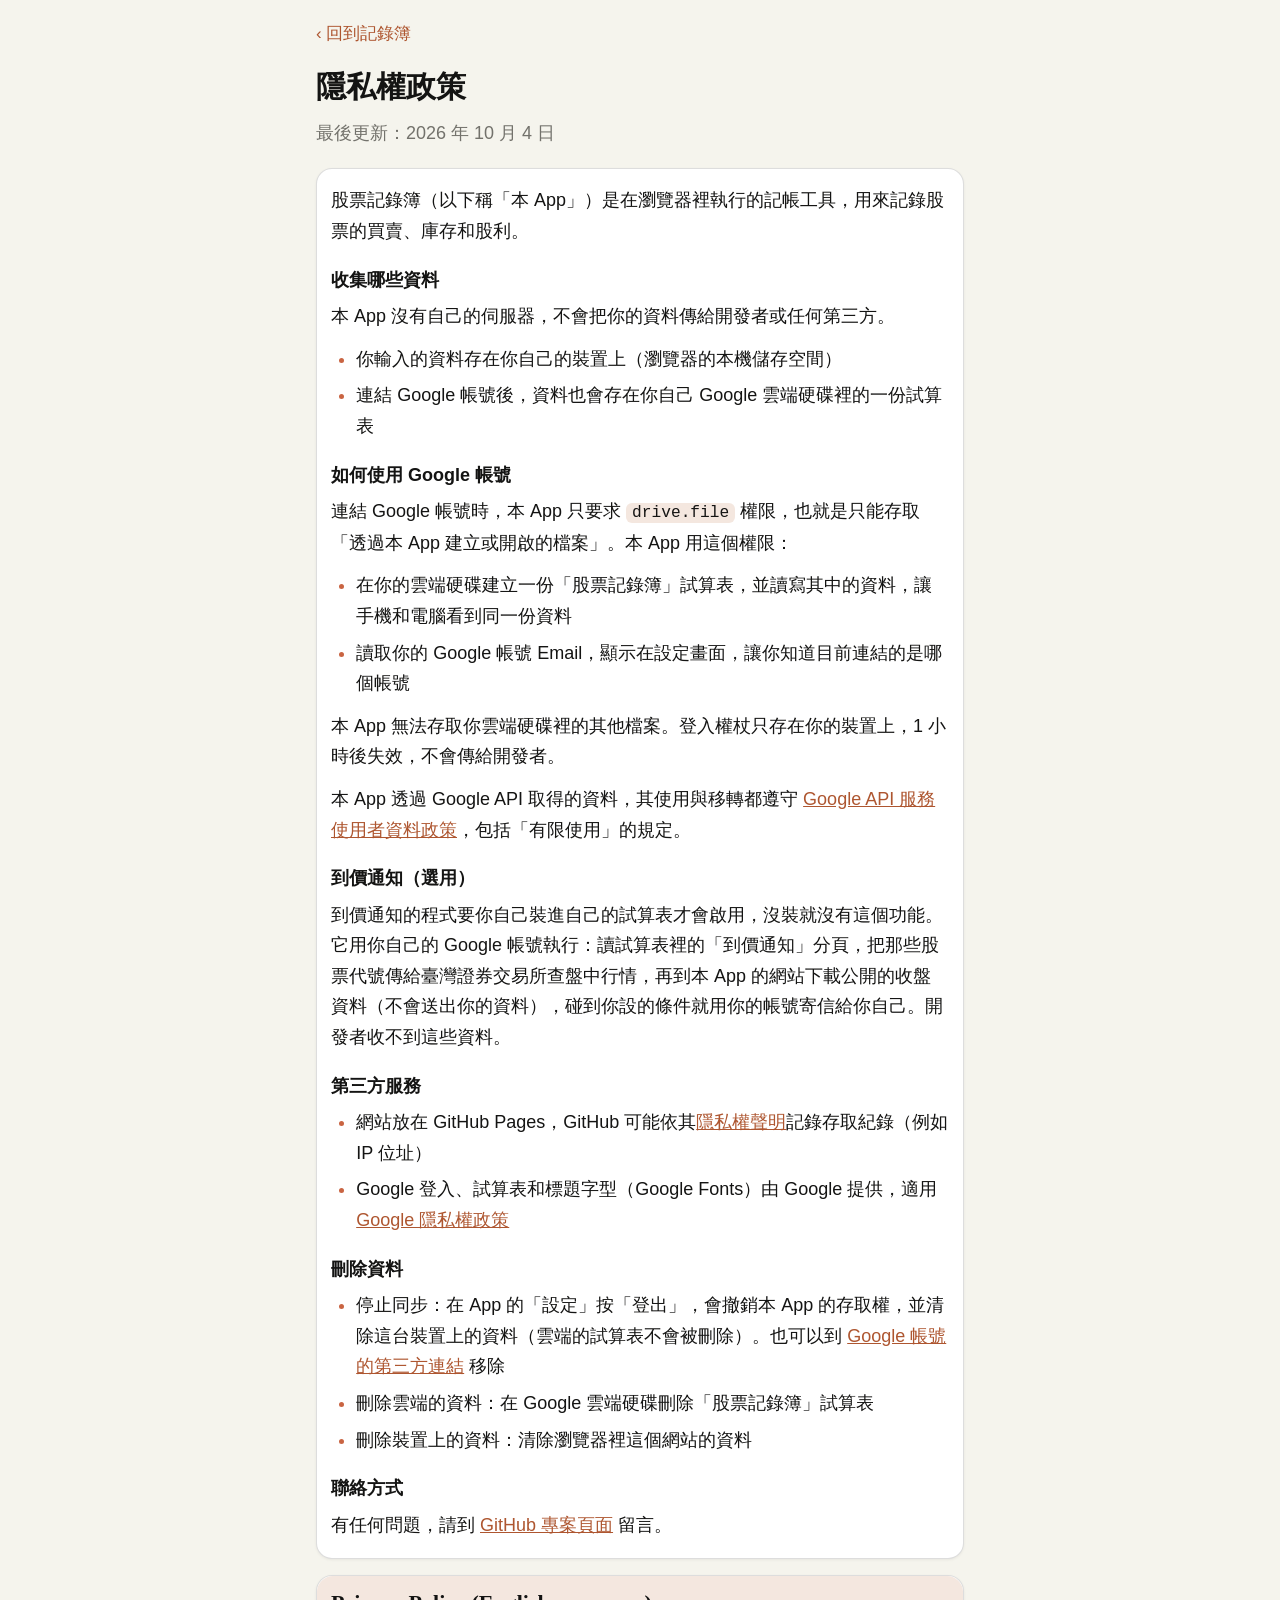
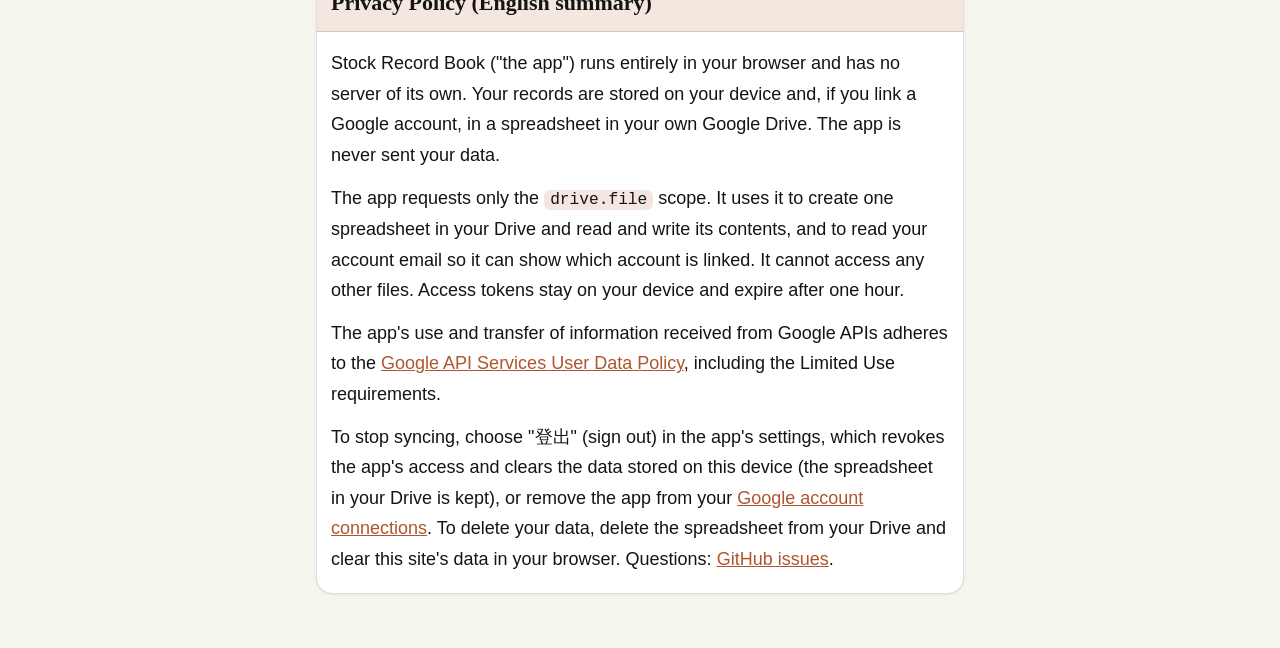
<file: privacy.html>
<!doctype html>
<html lang="zh-Hant-TW">
<head>
  <meta charset="utf-8">
  <meta http-equiv="Content-Security-Policy" content="default-src 'self'; script-src 'none'; style-src 'self' 'unsafe-inline'; img-src 'self' data:; object-src 'none'; base-uri 'none'; form-action 'none'">
  <meta name="viewport" content="width=device-width, initial-scale=1, viewport-fit=cover">
  <meta name="theme-color" content="#faf9f5" media="(prefers-color-scheme: light)">
  <meta name="theme-color" content="#262624" media="(prefers-color-scheme: dark)">
  <title>隱私權政策</title>
  <link rel="icon" type="image/png" href="icons/book-192.png">
  <link rel="stylesheet" href="css/page.css?v=2026.11.20.1">
</head>
<body>
<main>
  <a class="back" href="./">‹ 回到記錄簿</a>
  <h1>隱私權政策</h1>
  <p class="lead">最後更新：2026 年 10 月 4 日</p>

  <section>
    <p>股票記錄簿（以下稱「本 App」）是在瀏覽器裡執行的記帳工具，用來記錄股票的買賣、庫存和股利。</p>

    <h3>收集哪些資料</h3>
    <p>本 App 沒有自己的伺服器，不會把你的資料傳給開發者或任何第三方。</p>
    <ul>
      <li>你輸入的資料存在你自己的裝置上（瀏覽器的本機儲存空間）</li>
      <li>連結 Google 帳號後，資料也會存在你自己 Google 雲端硬碟裡的一份試算表</li>
    </ul>

    <h3>如何使用 Google 帳號</h3>
    <p>連結 Google 帳號時，本 App 只要求 <code>drive.file</code> 權限，也就是只能存取「透過本 App 建立或開啟的檔案」。本 App 用這個權限：</p>
    <ul>
      <li>在你的雲端硬碟建立一份「股票記錄簿」試算表，並讀寫其中的資料，讓手機和電腦看到同一份資料</li>
      <li>讀取你的 Google 帳號 Email，顯示在設定畫面，讓你知道目前連結的是哪個帳號</li>
    </ul>
    <p>本 App 無法存取你雲端硬碟裡的其他檔案。登入權杖只存在你的裝置上，1 小時後失效，不會傳給開發者。</p>
    <p>本 App 透過 Google API 取得的資料，其使用與移轉都遵守 <a href="https://developers.google.com/terms/api-services-user-data-policy">Google API 服務使用者資料政策</a>，包括「有限使用」的規定。</p>

    <h3>到價通知（選用）</h3>
    <p>到價通知的程式要你自己裝進自己的試算表才會啟用，沒裝就沒有這個功能。它用你自己的 Google 帳號執行：讀試算表裡的「到價通知」分頁，把那些股票代號傳給臺灣證券交易所查盤中行情，再到本 App 的網站下載公開的收盤資料（不會送出你的資料），碰到你設的條件就用你的帳號寄信給你自己。開發者收不到這些資料。</p>

    <h3>第三方服務</h3>
    <ul>
      <li>網站放在 GitHub Pages，GitHub 可能依其<a href="https://docs.github.com/site-policy/privacy-policies/github-general-privacy-statement">隱私權聲明</a>記錄存取紀錄（例如 IP 位址）</li>
      <li>Google 登入、試算表和標題字型（Google Fonts）由 Google 提供，適用 <a href="https://policies.google.com/privacy">Google 隱私權政策</a></li>
    </ul>

    <h3>刪除資料</h3>
    <ul>
      <li>停止同步：在 App 的「設定」按「登出」，會撤銷本 App 的存取權，並清除這台裝置上的資料（雲端的試算表不會被刪除）。也可以到 <a href="https://myaccount.google.com/connections">Google 帳號的第三方連結</a> 移除</li>
      <li>刪除雲端的資料：在 Google 雲端硬碟刪除「股票記錄簿」試算表</li>
      <li>刪除裝置上的資料：清除瀏覽器裡這個網站的資料</li>
    </ul>

    <h3>聯絡方式</h3>
    <p>有任何問題，請到 <a href="https://github.com/Chi0416/stockbook/issues">GitHub 專案頁面</a> 留言。</p>
  </section>

  <section lang="en">
    <h2>Privacy Policy (English summary)</h2>
    <p>Stock Record Book ("the app") runs entirely in your browser and has no server of its own. Your records are stored on your device and, if you link a Google account, in a spreadsheet in your own Google Drive. The app is never sent your data.</p>
    <p>The app requests only the <code>drive.file</code> scope. It uses it to create one spreadsheet in your Drive and read and write its contents, and to read your account email so it can show which account is linked. It cannot access any other files. Access tokens stay on your device and expire after one hour.</p>
    <p>The app's use and transfer of information received from Google APIs adheres to the <a href="https://developers.google.com/terms/api-services-user-data-policy">Google API Services User Data Policy</a>, including the Limited Use requirements.</p>
    <p>To stop syncing, choose "登出" (sign out) in the app's settings, which revokes the app's access and clears the data stored on this device (the spreadsheet in your Drive is kept), or remove the app from your <a href="https://myaccount.google.com/connections">Google account connections</a>. To delete your data, delete the spreadsheet from your Drive and clear this site's data in your browser. Questions: <a href="https://github.com/Chi0416/stockbook/issues">GitHub issues</a>.</p>
  </section>
</main>
</body>
</html>
</file>
<file: css/style.css>
:root {
  --bg: #faf9f5;
  --sidebar: #f5f4ed;
  --surface: #ffffff;
  --text: #141413;
  --text-2: #3d3d3a;
  --muted: #73726c;
  --border: rgba(31, 30, 29, .15);
  --border-strong: rgba(31, 30, 29, .3);
  --accent: #c96442;
  --accent-text: #ae5630;
  --accent-strong: #b5583a;
  --accent-soft: #f4e7df;
  --accent-ring: rgba(201, 100, 66, .2);
  --chip-bg: #f0eee6;
  --hover: rgba(31, 30, 29, .05);
  --buy: #b4372b;
  --buy-bg: #f7e3df;
  --sell: #4a6b2a;
  --sell-bg: #e6ecdb;
  --pink: #a8325f;
  --pink-bg: #fadbe8;
  --danger: #b53333;
  --invalid-bg: #f8e5e3;
  --flash: #f3e3c7;
  --star: #c48a12;
  --trend-value: #c96442;
  --ma-line: #2a78d6;
  --pat-down: #8e5bd8;
  --pat-up: #0a8f96;
  --ma5-line: #c08414;

  --bar: #c96442;
  --bar-pend: #df9c83;
  --shadow: 0 1px 2px rgba(20, 20, 19, .04);
  --shadow-lg: 0 4px 20px rgba(20, 20, 19, .07);
  --icon-search: url("data:image/svg+xml,%3Csvg xmlns='http://www.w3.org/2000/svg' viewBox='0 0 24 24' fill='none' stroke='%2373726c' stroke-width='1.8' stroke-linecap='round'%3E%3Ccircle cx='11' cy='11' r='6.5'/%3E%3Cpath d='m20 20-4.2-4.2'/%3E%3C/svg%3E");
  --icon-chevron: url("data:image/svg+xml,%3Csvg xmlns='http://www.w3.org/2000/svg' viewBox='0 0 24 24' fill='none' stroke='%2373726c' stroke-width='1.8' stroke-linecap='round' stroke-linejoin='round'%3E%3Cpath d='m7 10 5 5 5-5'/%3E%3C/svg%3E");
  --serif: ui-serif, "Noto Serif TC", "Songti TC", Georgia, serif;
  --tabbar-h: 60px;
  --max-w: 640px;
  --side-w: 0px;
  color-scheme: light;
}

@media (prefers-color-scheme: dark) {
  :root {
    --bg: #262624;
    --sidebar: #1f1e1d;
    --surface: #30302e;
    --text: #faf9f5;
    --text-2: #c2c0b6;
    --muted: #9c9a92;
    --border: rgba(222, 220, 209, .14);
    --border-strong: rgba(222, 220, 209, .28);
    --accent: #d97757;
    --accent-text: #e3896a;
    --accent-soft: #4b3a32;
    --accent-ring: rgba(217, 119, 87, .3);
    --chip-bg: #3b3a37;
    --hover: rgba(250, 249, 245, .06);
    --buy: #f0806f;
    --buy-bg: #452824;
    --sell: #a3c27f;
    --sell-bg: #2c3622;
    --pink: #f2a0c2;
    --pink-bg: #4d2a3b;
    --danger: #e26d62;
    --invalid-bg: #432624;
    --flash: #4d3d27;
    --star: #e8b54a;
    --trend-value: #d4714f;
    --ma-line: #3987e5;
    --pat-down: #a985e8;
    --pat-up: #2bb3ba;
    --ma5-line: #e0ac45;
    --bar: #d97757;
    --bar-pend: #8f5a47;
    --shadow: 0 1px 2px rgba(0, 0, 0, .2);
    --shadow-lg: 0 4px 20px rgba(0, 0, 0, .28);
    --icon-search: url("data:image/svg+xml,%3Csvg xmlns='http://www.w3.org/2000/svg' viewBox='0 0 24 24' fill='none' stroke='%239c9a92' stroke-width='1.8' stroke-linecap='round'%3E%3Ccircle cx='11' cy='11' r='6.5'/%3E%3Cpath d='m20 20-4.2-4.2'/%3E%3C/svg%3E");
    --icon-chevron: url("data:image/svg+xml,%3Csvg xmlns='http://www.w3.org/2000/svg' viewBox='0 0 24 24' fill='none' stroke='%239c9a92' stroke-width='1.8' stroke-linecap='round' stroke-linejoin='round'%3E%3Cpath d='m7 10 5 5 5-5'/%3E%3C/svg%3E");
    color-scheme: dark;
  }
}

* { box-sizing: border-box; -webkit-tap-highlight-color: transparent; }
[hidden] { display: none !important; }

body {
  margin: 0;
  background: var(--bg);
  color: var(--text);
  font: 15px/1.55 -apple-system, BlinkMacSystemFont, "PingFang TC", "Noto Sans TC", "Microsoft JhengHei", sans-serif;
  -webkit-text-size-adjust: 100%;
  -webkit-font-smoothing: antialiased;
  -moz-osx-font-smoothing: grayscale;
}
body:has(dialog[open]) { overflow: hidden; }

.muted { color: var(--muted); }

.app {
  max-width: var(--max-w);
  margin: 0 auto;
  padding: 0 max(16px, env(safe-area-inset-right))
           calc(var(--tabbar-h) + 24px + env(safe-area-inset-bottom))
           max(16px, env(safe-area-inset-left));
}


.appbar {
  display: flex;
  align-items: center;
  justify-content: space-between;
  gap: 12px;
  padding: calc(16px + env(safe-area-inset-top)) 0 4px;
}
.appbar h1 {
  min-width: 0;
  margin: 0;
  overflow: hidden;
  white-space: nowrap;
  text-overflow: ellipsis;
  font-family: var(--serif);
  font-size: 28px;
  font-weight: 500;
  letter-spacing: .02em;
}

.appbar-title { display: flex; flex-wrap: wrap; align-items: baseline; column-gap: 10px; min-width: 0; }
.page-sub { font-size: 13px; font-weight: 500; color: var(--muted); white-space: nowrap; }

.appbar-actions { display: flex; flex-shrink: 0; align-items: center; gap: 4px; }


.scope-bar {
  display: flex;
  align-items: center;
  gap: 8px;
  width: 100%;
  margin: 10px 0 2px;
  padding: 8px 10px 8px 14px;
  border: 0;
  border-radius: 10px;
  background: var(--accent-soft);
  color: var(--accent-text);
  font: inherit;
  font-size: 14px;
  text-align: left;
  cursor: pointer;
}
.scope-bar[hidden] { display: none; }
.scope-label { flex-shrink: 0; font-size: 13px; }
.scope-names { flex: 1; min-width: 0; overflow: hidden; white-space: nowrap; text-overflow: ellipsis; font-weight: 600; }
.scope-go { flex-shrink: 0; font-size: 20px; line-height: 1; }
.scope-bar:active { opacity: .8; }
.scope-bar:focus-visible { outline: 2px solid var(--accent); outline-offset: 2px; }

.icon-btn {
  display: grid;
  place-items: center;
  width: 44px;
  height: 44px;
  margin-right: -10px;
  border: 0;
  border-radius: 12px;
  background: none;
  color: var(--text-2);
  cursor: pointer;
}
.icon-btn:active { background: var(--chip-bg); }
.icon-btn svg { width: 22px; height: 22px; fill: currentColor; }

.banner {
  margin: 8px 0;
  padding: 10px 12px;
  border-radius: 12px;
  background: var(--invalid-bg);
  color: var(--danger);
  font-size: 14px;
}



.subtabs {
  display: flex;
  gap: 28px;
  overflow-x: auto;
  scrollbar-width: none;
  margin: 6px 0 0;
  border-bottom: .5px solid var(--border);
}
.subtabs::-webkit-scrollbar { display: none; }

.subtabs:has(> button:nth-child(5)) { gap: clamp(10px, 3.2vw, 28px); }
@media (max-width: 420px) {
  .subtabs:has(> button:nth-child(6)) { gap: 6px; justify-content: space-between; }
  .subtabs:has(> button:nth-child(6)) button { font-size: clamp(14px, 4vw, 16px); }
}
.subtabs button {
  position: relative;
  flex-shrink: 0;
  height: 44px;
  padding: 0 2px;
  white-space: nowrap;
  border: 0;
  background: none;
  color: var(--muted);
  font: inherit;
  font-size: 16px;
  font-weight: 500;
  cursor: pointer;
}
.subtabs button[aria-selected="true"] { color: var(--text); font-weight: 600; }
.subtabs button[aria-selected="true"]::after {
  content: "";
  position: absolute;
  left: 0;
  right: 0;
  bottom: -.5px;
  height: 3px;
  border-radius: 3px 3px 0 0;
  background: var(--accent);
}
.subtabs button:focus-visible { outline: 2px solid var(--accent); outline-offset: -2px; border-radius: 6px; }


.filterbar {
  position: sticky;
  top: 0;
  z-index: 4;
  display: flex;
  align-items: center;
  gap: 8px;
  padding: 12px 0 10px;
  background: var(--bg);
}
.filterbar select,
.filterbar input {
  height: 40px;
  padding: 0 12px;
  font: inherit;
  font-size: 16px;
  color: var(--text);
  border: .5px solid var(--border-strong);
  border-radius: 12px;
  box-shadow: var(--shadow);
  -webkit-appearance: none;
  appearance: none;
}
.filterbar select {
  flex: 0 1 auto;
  max-width: 45%;
  padding-right: 28px;
  background: var(--icon-chevron) right 7px center / 16px no-repeat, var(--surface);
  cursor: pointer;
}
.filterbar input {
  flex: 1;
  min-width: 0;
  padding: 0 8px 0 33px;
  background: var(--icon-search) left 10px center / 17px no-repeat, var(--surface);
}
.filterbar input::placeholder { color: var(--muted); }
.filterbar input:focus,
.filterbar select:focus-visible { outline: none; border-color: var(--accent); box-shadow: 0 0 0 3px var(--accent-ring); }
.filterbar .count { flex-shrink: 0; font-size: 13px; color: var(--muted); font-variant-numeric: tabular-nums; }


.group-head {
  margin: 18px 4px 8px;
  font-size: 13px;
  font-weight: 500;
  color: var(--muted);
}

.list-intro { margin: 2px 4px 12px; font-size: 12px; line-height: 1.6; color: var(--muted); }

.group-note { margin: -4px 4px 10px; font-size: 12px; line-height: 1.6; color: var(--muted); }
.group-note.warn { color: var(--danger); }
.group-note span { display: block; margin-top: 2px; }
.group-note.warn .group-sum { color: var(--muted); }

.card {
  display: block;
  width: 100%;
  margin: 0 0 8px;
  padding: 14px 16px;
  text-align: left;
  font: inherit;
  color: inherit;
  background: var(--surface);
  border: .5px solid var(--border);
  border-radius: 14px;
  box-shadow: var(--shadow);
  cursor: pointer;
  transition: border-color .15s, box-shadow .15s;
}
.card:active { background: var(--chip-bg); }
.card.flash { animation: flash 2s ease-out; }
@keyframes flash { from { background: var(--flash); } }


.card-top { display: flex; align-items: center; align-items: last baseline; gap: 10px; }
.card-title { flex: 1; min-width: 0; font-size: 16px; font-weight: 600; line-height: 1.3; overflow-wrap: anywhere; }
.card-code { margin-right: 6px; color: var(--muted); font-weight: 500; font-variant-numeric: tabular-nums; }
.card-primary { flex-shrink: 0; text-align: right; line-height: 1.25; }
.card-primary small { display: block; margin-bottom: 1px; font-size: 11px; color: var(--muted); }
.card-primary b { display: block; font-size: 17px; font-weight: 600; font-variant-numeric: tabular-nums; }

.badge {
  flex-shrink: 0;
  padding: 4px 7px;
  border-radius: 6px;
  font-size: 12px;
  font-weight: 600;
  line-height: 1;
  color: var(--text-2);
  background: var(--chip-bg);
}
.badge.buy { color: var(--buy); background: var(--buy-bg); }
.badge.sell { color: var(--sell); background: var(--sell-bg); }
.badge.member { color: var(--accent-text); background: var(--accent-soft); }

.badge.pending { padding: 3px 6px; color: var(--muted); background: none; border: 1px dashed var(--border-strong); }

.badge.q-new { color: var(--pink); background: var(--pink-bg); }
.card.pending .card-primary b { color: var(--muted); }

.card-tags { display: flex; flex-wrap: wrap; gap: 4px; margin-bottom: 3px; }
.card-tags .badge { padding: 2px 6px; font-size: 11px; }
.card-tags .badge.pending { padding: 1px 5px; }

.card-grid {
  display: grid;
  grid-template-columns: repeat(auto-fit, minmax(64px, 1fr));
  gap: 6px 10px;
  margin-top: 12px;
  padding-top: 12px;
  border-top: .5px solid var(--border);
}
.cell { display: block; min-width: 0; }
small.px-close, .cell small.px-close, .tcell small.px-close { display: inline; font-size: 10px; color: var(--muted); margin: 0 3px; }
.pl-grid .cell small.px-tag { font-size: 11px; font-weight: 400; margin-top: 1px; }
.cell small { display: block; font-size: 11px; color: var(--muted); }
.cell > span { display: block; font-size: 14px; color: var(--text-2); font-variant-numeric: tabular-nums; overflow-wrap: anywhere; }


.pl-grid { grid-template-columns: repeat(2, minmax(0, 1fr)); row-gap: 12px; }
.pl-grid .cell small { font-size: 12px; }
.pl-grid .cell > span { font-size: 16px; }
.pl-grid .cell.big > span { font-size: 24px; font-weight: 600; line-height: 1.25; white-space: nowrap; overflow-wrap: normal; }
.card-note { display: block; margin-top: 10px; font-size: 12px; color: var(--muted); }
.card-note.warn { color: var(--danger); }



.table {
  display: grid;
  grid-template-columns: minmax(0, 1fr) repeat(var(--tn), auto);
  margin-top: 4px;
  background: var(--surface);
  border: .5px solid var(--border);
  border-radius: 14px;
  box-shadow: var(--shadow);
}
.trow {
  grid-column: 1 / -1;
  display: grid;
  grid-template-columns: subgrid;
  align-items: center;
  column-gap: 10px;
  width: 100%;
  padding: 9px 12px;
  text-align: left;
  font: inherit;
  color: inherit;
  background: none;
  border: 0;
  border-top: .5px solid var(--border);
  cursor: pointer;
}
@supports not (grid-template-columns: subgrid) {
  .trow { grid-template-columns: minmax(0, 1fr) repeat(var(--tn), 4.6em); }
}
.trow:last-child { border-radius: 0 0 14px 14px; }
.trow:active { background: var(--chip-bg); }
.trow.static { cursor: default; }
.trow.static:active { background: none; }
.trow.flash { animation: flash 2s ease-out; }
.tcell { min-width: 0; text-align: right; font-size: 14px; line-height: 1.35; font-variant-numeric: tabular-nums; white-space: nowrap; }
.tcell small { display: block; font-size: 14px; color: var(--text-2); }
.tcell small.year { font-size: 12px; color: var(--muted); }
.tcell.strong { font-size: 15px; font-weight: 600; }

.tcell.up, .tcell .up, .tcell .high { color: var(--buy); }
.tcell.down, .tcell .down, .tcell .low { color: var(--sell); }
.tcell.up small, .tcell.down small { color: inherit; }
.trow.pending .tcell.strong { color: var(--muted); }

.tcell { position: relative; }
.tcell .star { position: absolute; top: -9px; right: 0; font-size: 10px; line-height: 1; color: var(--star); }
.tcell .stars-n { font-size: 13px; color: var(--star); }
.tname { text-align: left; white-space: normal; }
.tname b { display: block; font-size: 15px; font-weight: 600; line-height: 1.3; overflow-wrap: anywhere; }
.tname small { margin-top: 1px; font-size: 13px; color: var(--muted); }
.tname .badge { display: inline-block; margin-left: 2px; padding: 1px 5px; font-size: 11px; vertical-align: 1px; }
.trow-note { grid-column: 1 / -1; margin-top: 4px; font-size: 12px; color: var(--danger); white-space: normal; }

.thead {
  position: sticky;
  top: 62px;
  z-index: 3;
  padding-top: 8px;
  padding-bottom: 8px;
  border-top: 0;
  border-bottom: .5px solid var(--border);
  border-radius: 14px 14px 0 0;
  background: var(--surface);
  cursor: default;
}
.thead + .trow { border-top: 0; }
.thead .tcell { font-size: 12px; line-height: 1.3; color: var(--muted); }
.thead .tname small { margin: 0; font-size: 12px; }
.th { display: flex; align-items: center; justify-content: flex-end; gap: 4px; padding: 0; font: inherit; color: inherit; background: none; border: 0; cursor: pointer; }
.th.tname { justify-content: flex-start; }
span.th { cursor: default; }
.th span { text-align: right; }
.sort-ind { flex-shrink: 0; width: 7px; height: 11px; fill: var(--border-strong); }
.sort-ind .on { fill: var(--accent); }
@media (hover: hover) {
  .trow:not(.thead):not(.static):hover { background: var(--hover); }
  .th:hover { color: var(--text); }
}


.card-primary b.yield-pct { font-size: 20px; }
.yield-card .card-note + .card-note { margin-top: 3px; }

.yield-card .cell.strong small { color: var(--text-2); }
.yield-card .cell.strong > span { color: var(--text); font-weight: 600; }

.yield-card .cell.strong.up > span { color: var(--buy); }
.yield-card .cell.strong.down > span { color: var(--sell); }


.yield-card .cell.paid > span > small { display: block; margin-left: 0; font-size: 11px; color: var(--muted); }


.cash-hero { margin-top: 10px; }
.cash-hero small { display: block; font-size: 12px; color: var(--muted); }
.cash-hero b { display: block; font-size: 30px; font-weight: 700; line-height: 1.2; font-variant-numeric: tabular-nums; }
.cash-sub { display: block; margin-top: 2px; font-size: 12px; color: var(--muted); }
.cash-card .cell.gain > span { color: var(--buy); font-weight: 600; }
.cash-card .cell.loss > span { color: var(--sell); font-weight: 600; }

.cash-draw { margin-top: 12px; padding-top: 12px; border-top: .5px solid var(--border); }
.seg.cash-pick { grid-template-columns: repeat(3, 1fr); margin: 0; }
.seg.cash-pick button { height: 34px; font-size: 15px; }
.cash-custom {
  display: block;
  width: 100%;
  height: 40px;
  margin-top: 8px;
  padding: 0 12px;
  font: inherit;
  font-size: 16px;
  color: var(--text);
  background: var(--surface);
  border: .5px solid var(--border-strong);
  border-radius: 12px;
  -webkit-appearance: none;
  appearance: none;
}
.cash-custom::placeholder { color: var(--muted); }
.cash-custom:focus { outline: none; border-color: var(--accent); box-shadow: 0 0 0 3px var(--accent-ring); }
.cash-result { margin-top: 10px; }
.cash-line { display: flex; justify-content: space-between; align-items: baseline; gap: 10px; font-size: 15px; }
.cash-line b { font-size: 20px; font-weight: 700; font-variant-numeric: tabular-nums; }
.cash-result small { display: block; margin-top: 3px; font-size: 12px; line-height: 1.5; color: var(--muted); }
.cash-hint { margin: 10px 0 0; font-size: 13px; line-height: 1.6; color: var(--muted); }

.cash-fee {
  display: flex;
  justify-content: space-between;
  align-items: baseline;
  gap: 10px;
  width: 100%;
  margin-top: 12px;
  padding: 10px 0 0;
  border: 0;
  border-top: .5px solid var(--border);
  background: none;
  font: inherit;
  font-size: 12px;
  color: var(--muted);
  text-align: left;
  cursor: pointer;
}
.cash-edit { flex-shrink: 0; color: var(--accent-text); font-size: 13px; font-weight: 600; }
.cash-start { max-width: 240px; margin: 20px auto 0; }


.seg.range { grid-template-columns: repeat(4, 1fr); margin: 0 0 12px; }

.etf-bar { margin: -4px 0 12px; }
.etf-pick {
  width: 100%;
  height: 40px;
  padding: 0 34px 0 12px;
  border: 1px solid var(--border-strong);
  border-radius: 10px;
  background: var(--icon-chevron) right 10px center / 18px no-repeat, var(--surface);
  color: var(--text);
  font: inherit;
  font-size: 15px;
  appearance: none;
  cursor: pointer;
}
.etf-pick:focus { outline: none; border-color: var(--accent); box-shadow: 0 0 0 3px var(--accent-ring); }
.etf-src { margin: 6px 4px 0; font-size: 12px; line-height: 1.5; color: var(--muted); }

.etf-by-cell { text-align: left; white-space: normal; }
.etf-by { display: flex; flex-wrap: wrap; gap: 3px; max-width: 132px; }
.etf-by span { padding: 1px 5px; border-radius: 5px; background: var(--chip-bg); font-size: 12px; line-height: 1.5; color: var(--text-2); }
.etf-by-cell small { font-size: 13px; color: var(--muted); }
.etf-by span.more { background: none; color: var(--muted); }

.etf-by.full { max-width: none; gap: 6px; margin-top: 10px; }
.etf-by.full span { padding: 3px 8px; font-size: 13px; }
.etf-by.full small { margin-left: 6px; color: var(--muted); font-variant-numeric: tabular-nums; }
.etf-w { margin-left: 4px; font-size: 12px; color: var(--muted); font-variant-numeric: tabular-nums; }
.card-tags .etf-w { margin-left: 0; align-self: center; }


.card-primary b.kd-k { font-size: 20px; }
.card-primary b.kd-k.low,
.kd-card .cell.low > span { color: var(--sell); font-weight: 600; }
.card-primary b.kd-k.high,
.kd-card .cell.high > span { color: var(--buy); font-weight: 600; }
.kd-card .cell.strong > span { font-weight: 600; }
.kd-card .cell.strong.up > span { color: var(--buy); }
.kd-card .cell.strong.down > span { color: var(--sell); }

.cell > span > small { display: inline-block; margin-left: 4px; font-weight: 400; white-space: nowrap; }


.card-primary b.eps-pct { font-size: 20px; }
.card-primary b.eps-pct.up { color: var(--buy); }
.card-primary b.eps-pct.down { color: var(--sell); }
.eps-bar { position: relative; display: block; height: 8px; margin: 12px 0 2px; border-radius: 4px; background: var(--chip-bg); }
.eps-fill { position: absolute; top: 0; bottom: 0; left: 0; border-radius: 4px; background: var(--muted); }
.eps-bar.up .eps-fill { background: var(--buy); }
.eps-bar.down .eps-fill { background: var(--sell); }
.eps-pace { position: absolute; top: -4px; bottom: -4px; width: 2px; margin-left: -1px; border-radius: 1px; background: var(--text); }
.eps-card .card-note + .card-note { margin-top: 3px; }

.eps-card .cell.strong > span { color: var(--text); font-weight: 600; }
.eps-card .cell.strong.up > span { color: var(--buy); }
.eps-card .cell.strong.down > span { color: var(--sell); }

.card-grid.eps-years { grid-template-columns: repeat(5, minmax(0, 1fr)); }
.eps-years .cell > span > small { display: block; margin-left: 0; font-size: 11px; color: var(--muted); white-space: normal; }

.eps-years .cell > span { font-size: 13px; color: var(--muted); }
.card-grid.eps-years { margin-top: 10px; padding-top: 10px; }


.eps-card .card-note.fc { color: var(--text-2); }


.fc-years {
  display: grid;
  grid-template-columns: auto 1fr 1fr 1fr;
  gap: 3px 12px;
  margin-top: 12px;
  padding-top: 10px;
  border-top: .5px solid var(--border);
  font-size: 13px;
  color: var(--muted);
  font-variant-numeric: tabular-nums;
}
.fc-years > :nth-child(4n + 2), .fc-years > :nth-child(4n + 3), .fc-years > :nth-child(4n + 4) { text-align: right; }
.fc-years small { font-size: 11px; color: var(--muted); }


.star { color: var(--star); font-weight: 600; }
.cell small .star,
.card-primary small .star { color: var(--star); font-weight: 600; }

.card-primary b.stars-n { font-size: 18px; letter-spacing: 1px; color: var(--star); }
.card-primary b.stars-n.none { color: var(--muted); }
.stars-card .cell.up > span,
.stars-card .cell.high > span { color: var(--buy); }
.stars-card .cell.down > span,
.stars-card .cell.low > span { color: var(--sell); }

.more-btn { margin-top: 4px; }


.detail-top { display: flex; flex-wrap: wrap; align-items: center; gap: 6px 10px; }
.detail-stars { font-size: 22px; letter-spacing: 2px; color: var(--star); }
.detail-stars.none { color: var(--muted); }
.detail-met { flex-basis: 100%; font-size: 13px; color: var(--muted); }

.detail-add { margin-left: auto; }

.detail-add.on { border-color: var(--border-strong); color: var(--text-2); font-weight: 500; }


.detail-tools { position: relative; display: flex; align-items: center; gap: 6px; }
.detail-menu { display: flex; }
.detail-tool { position: relative; border: 0; font-family: inherit; color: var(--muted); cursor: pointer; }
.detail-tool::after { content: ''; position: absolute; inset: -10px -3px; }
.detail-tool.on { color: var(--accent-text); background: var(--accent-soft); }

#stock-sheet .detail-top + .section-head { margin-top: 10px; }

.alert-menu { position: absolute; top: calc(100% + 6px); left: 0; z-index: 5; display: block; min-width: 230px; max-width: calc(100vw - 48px); background: var(--surface); border: .5px solid var(--border-strong); border-radius: 12px; box-shadow: 0 6px 20px rgba(20, 20, 19, .16); overflow: hidden; }
.alert-item { display: flex; align-items: center; justify-content: space-between; gap: 14px; width: 100%; min-height: 44px; padding: 0 14px; border: 0; background: none; color: var(--text); font: inherit; font-size: 14px; text-align: left; white-space: nowrap; cursor: pointer; }
.alert-item + .alert-item { border-top: .5px solid var(--border); }
.alert-item:active { background: var(--chip-bg); }
.alert-item b { font-weight: 600; }
.alert-item b.up { color: var(--buy); }
.alert-item b.down { color: var(--sell); }
.alert-item small { font-size: 12px; color: var(--muted); }
.alert-item.done b { color: var(--muted); }
.alert-item.add { justify-content: center; font-weight: 600; color: var(--accent-text); }

.detail-alerts { flex-basis: 100%; display: flex; flex-wrap: wrap; align-items: center; gap: 6px; }
.detail-alert { min-height: 32px; padding: 0 10px; border: 1px solid var(--border-strong); border-radius: 8px; background: none; color: var(--muted); font: inherit; font-size: 12px; cursor: pointer; }
.detail-alert b { margin-right: 2px; font-size: 13px; font-weight: 600; }
.detail-alert b.up { color: var(--buy); }
.detail-alert b.down { color: var(--sell); }
.detail-alert.done b { color: var(--muted); }

.kl-nav.detail-nav { position: sticky; top: -18px; z-index: 1; margin: -18px -16px 10px; padding: 6px 16px; background: var(--bg); border-bottom: 1px solid var(--border); }
:is(#stock-sheet, #mine-sheet, #events-sheet, #taiex-sheet) .section-head { display: flex; align-items: baseline; margin-top: 22px; }

:is(#mine-sheet, #events-sheet, #taiex-sheet) .sheet-body > .section-head:first-child { margin-top: 0; }

:is(#stock-sheet, #mine-sheet, #events-sheet, #taiex-sheet) .section-head .sec-name { flex: 1; min-width: 0; }
:is(#stock-sheet, #mine-sheet, #events-sheet, #taiex-sheet) .section-head .intro-more { padding: 2px 2px 2px 12px; }

:is(#stock-sheet, #mine-sheet) .section-head .sec-meta { flex-shrink: 0; margin-left: 8px; font-size: 12px; font-weight: 500; }

.sec-btn { flex-shrink: 0; margin: -10px 0; padding: 12px 4px 12px 12px; border: 0; background: none; color: var(--accent-text); font: inherit; font-size: 12px; font-weight: 600; cursor: pointer; }

.sec-btn svg { width: 15px; height: 15px; margin-left: 1px; vertical-align: -3px; fill: none; stroke: currentColor; stroke-width: 2; stroke-linecap: round; stroke-linejoin: round; }
.sec-btn[aria-expanded="true"] svg { transform: rotate(180deg); }

#stock-sheet .sec-group { color: var(--text); font-weight: 700; }
#stock-sheet .sec-group::after { content: ''; display: inline-block; width: 1px; height: 11px; margin: 0 8px; background: var(--border-strong); vertical-align: -1px; }

#stock-sheet .sheet-body { overflow-anchor: none; }
.detail-card { margin: 0; cursor: default; }
.detail-card:active { background: var(--surface); }
.detail-card .card-grid:first-child { margin-top: 0; padding-top: 0; border-top: 0; }
.detail-card .cell.up > span, .card-grid .cell.up > span { color: var(--buy); }
.detail-card .cell.down > span, .card-grid .cell.down > span { color: var(--sell); }

.ma-price { display: flex; align-items: center; justify-content: space-between; gap: 10px; font-size: 14px; color: var(--text-2); }
.ma-price input {
  width: 128px;
  height: 40px;
  padding: 0 12px;
  border: 1px solid var(--border-strong);
  border-radius: 10px;
  background: var(--surface);
  color: var(--text);
  font: inherit;
  font-size: 16px;
  font-weight: 600;
  font-variant-numeric: tabular-nums;
  text-align: right;
}
.ma-price input:focus { outline: none; border-color: var(--accent); box-shadow: 0 0 0 3px var(--accent-ring); }

.ma-card .ma-out > .card-grid:first-child { margin-top: 12px; padding-top: 12px; border-top: .5px solid var(--border); }
.ma-card .cell.strong > span { color: var(--text); font-weight: 600; }
.ma-card .cell.strong.up > span { color: var(--buy); }
.ma-card .cell.strong.down > span { color: var(--sell); }


.kc { margin-top: 12px; padding-top: 10px; border-top: .5px solid var(--border); }

.kc-read { display: flex; gap: 0 10px; height: 18px; margin-bottom: 2px; overflow: hidden; white-space: nowrap; font-size: 12px; line-height: 18px; color: var(--muted); font-variant-numeric: tabular-nums; }
.kc-read b { font-weight: 600; color: var(--text); }
.kc-read b.up { color: var(--buy); }
.kc-read b.down { color: var(--sell); }
.kc-read .kc-date { color: var(--text-2); }
.kc-legend { display: flex; flex-wrap: wrap; gap: 2px 12px; font-size: 12px; color: var(--muted); }
.kc-key { display: inline-block; width: 14px; height: 0; margin-right: 4px; vertical-align: 4px; border-top: 2px solid var(--ma-line); }
.kc-key.dash { border-top-style: dashed; }
.kc-plot { position: relative; height: 180px; margin-top: 8px; touch-action: pan-y; cursor: crosshair; outline: none; }
.kc-plot:focus-visible { box-shadow: 0 0 0 2px var(--accent-ring); border-radius: 4px; }
.kc-mark { position: absolute; inset: 0; pointer-events: none; }
.kc-cross { position: absolute; top: 0; bottom: 0; width: 1px; margin-left: -.5px; background: var(--border-strong); }
.kc-mdot { position: absolute; width: 8px; height: 8px; margin: -4px 0 0 -4px; border-radius: 50%; background: var(--ma-line); box-shadow: 0 0 0 2px var(--surface); }
.kc-plot svg { position: absolute; inset: 0; width: 100%; height: 100%; overflow: visible; }
.kc-grid { stroke: var(--border); stroke-width: 1; }
.kc-band { fill: var(--chip-bg); }
.kc-now { stroke: var(--border-strong); stroke-width: 1; stroke-dasharray: 2 3; }
.kc-wick { stroke-width: 1; }
.kc-wick.up { stroke: var(--buy); }
.kc-wick.down { stroke: var(--sell); }
.kc-wick.flat { stroke: var(--muted); }
.kc-body.up { fill: var(--buy); }
.kc-body.down { fill: var(--sell); }
.kc-body.flat { fill: var(--muted); }

.kc-vol { opacity: .55; }
.kc-vol.up { fill: var(--buy); }
.kc-vol.down { fill: var(--sell); }
.kc-vol.flat { fill: var(--muted); }
.kc-vbase { stroke: var(--border-strong); stroke-width: 1; }
.kc-vlabel { position: absolute; left: 0; margin-top: 3px; padding: 0 3px 0 0; border-radius: 3px; background: var(--surface); font-size: 11px; line-height: 1.2; color: var(--muted); white-space: nowrap; font-variant-numeric: tabular-nums; }
.kc-vlabel b { font-weight: 600; color: var(--text-2); }
.kc-ma { fill: none; stroke: var(--ma-line); stroke-width: 2; stroke-linejoin: round; stroke-linecap: round; }
.kc-ma.dash { stroke-dasharray: 5 4; stroke-linecap: butt; }
.kc-ma.m5 { stroke: var(--ma5-line); stroke-width: 1.5; }
.kc-key.m5 { border-top-color: var(--ma5-line); }
.kc-level { stroke: var(--muted); stroke-width: 1; stroke-dasharray: 2 3; }
.kc-dot { position: absolute; width: 8px; height: 8px; margin: -4px 0 0 -4px; border-radius: 50%; background: var(--text); box-shadow: 0 0 0 2px var(--surface); pointer-events: none; }

.kc-tick { position: absolute; left: 0; transform: translateY(-100%); margin-top: -1px; padding: 0 3px 0 0; border-radius: 3px; background: var(--surface); font-size: 11px; line-height: 1.2; color: var(--muted); pointer-events: none; }
.kc-band-label { position: absolute; top: 2px; font-size: 11px; color: var(--muted); text-align: center; pointer-events: none; }
.kc-axis { position: relative; height: 16px; margin-top: 4px; font-size: 11px; color: var(--muted); }
.kc-axis span { position: absolute; transform: translateX(-50%); white-space: nowrap; }
.kc-axis .first { transform: none; }
.kc-axis .last { right: 0; transform: none; }

.card-grid.ma-next { grid-template-columns: repeat(4, minmax(0, 1fr)); margin-top: 10px; padding-top: 10px; }
.ma-next .cell > span { font-size: 13px; }

.vp-bar { position: relative; display: block; width: 84px; height: 14px; }
.vp-bar::before { content: ''; position: absolute; left: 0; right: 0; top: 5px; height: 4px; border-radius: 2px; background: var(--chip-bg); }
.vp-bar i { position: absolute; }
.vp-band { top: 3px; height: 8px; border-radius: 2px; background: var(--accent); opacity: .45; }
.vp-poc, .vp-edge { top: 0; width: 2px; height: 14px; margin-left: -1px; border-radius: 1px; background: var(--accent-strong); }
.vp-edge { background: var(--text-2); }
.vp-dot { top: 2px; width: 10px; height: 10px; margin-left: -5px; border-radius: 50%; border: 2px solid var(--surface); box-sizing: border-box; background: var(--muted); }
.vp-dot.high { background: var(--buy); }
.vp-dot.low { background: var(--sell); }
.vp-cell { text-align: left; }
.vp-cell small { margin-top: 3px; font-size: 12px; }
.tcell .near { color: var(--ma-line); }
.vp-bar.wide { width: auto; height: 18px; margin-top: 12px; }
.vp-bar.wide::before { top: 7px; height: 4px; }
.vp-bar.wide .vp-band { top: 4px; height: 10px; }
.vp-bar.wide .vp-poc, .vp-bar.wide .vp-edge { top: 0; height: 18px; }
.vp-bar.wide .vp-dot { top: 2px; width: 14px; height: 14px; margin-left: -7px; }

.vp-out { display: block; font-size: 13px; line-height: 1.5; color: var(--muted); font-variant-numeric: tabular-nums; }
.vp-out b { margin-left: 5px; font-weight: 500; color: var(--text); }
.vp-rails { display: flex; justify-content: space-between; gap: 6px; margin-top: 4px; font-size: 12px; white-space: nowrap; }
.vp-rails b { margin-left: 3px; }
.vp-rails .poc, .vp-rails .poc b { color: var(--accent-text); }
.vp-line { display: flex; flex-wrap: wrap; gap: 0 8px; margin-top: 6px; }
.vp-line b { margin-left: 3px; }
.vp-line b.hit { color: var(--accent-text); }
.vp-line b.near { color: var(--ma-line); }
.vp-tags { display: flex; flex-wrap: wrap; gap: 6px; margin-top: 8px; }
.badge.vp-hit { padding: 3px 8px; font-size: 12px; font-weight: 600; color: #fff; background: var(--accent-strong); }
.badge.vp-high, .badge.vp-low { padding: 3px 8px; font-size: 12px; font-weight: 600; }
.badge.vp-high { color: var(--buy); background: var(--buy-bg); }
.badge.vp-low { color: var(--sell); background: var(--sell-bg); }
.badge.vp-near { padding: 2px 7px; font-size: 12px; font-weight: 600; color: var(--ma-line); background: none; border: 1px solid var(--ma-line); }
.vp-card .vp-out { margin-top: 2px; }
.sheet-chart > .vp-out > .vp-bar.wide { margin-top: 0; }
@media (max-width: 340px) {
  .vp-cell .vp-bar { width: 56px; }
}

.kl-cell { text-align: left; }
.kc-mini { display: block; overflow: visible; }
.kc-mini .kc-ma { stroke-width: 1.5; }
.kl-cell .kc-mini { width: 84px; height: 40px; }
@media (max-width: 340px) {
  .kl-cell .kc-mini { width: 56px; }
}
.kl-mini { display: block; margin-top: 10px; }
.kl-mini .kc-mini { width: 100%; height: 56px; }
.card-primary b.kl-dir { font-size: 18px; }
.card-primary b.kl-dir.up { color: var(--buy); }
.card-primary b.kl-dir.down { color: var(--sell); }

.detail-card.kl-entry { cursor: pointer; }
.detail-card.kl-entry:active { background: var(--chip-bg); }
.kl-entry .kl-mini { margin-top: 0; }
.kl-line { display: flex; flex-wrap: wrap; align-items: baseline; gap: 2px 12px; margin-top: 8px; font-size: 13px; color: var(--text-2); }
.kl-line b { font-weight: 600; }
.kl-line b.up { color: var(--buy); }
.kl-line b.down { color: var(--sell); }

.kl-nav { display: flex; align-items: center; justify-content: space-between; margin: -6px 0 10px; font-size: 13px; color: var(--muted); font-variant-numeric: tabular-nums; }
.kl-nav .text-btn:disabled { opacity: .35; }

#stock-sheet .ma-card .kc-plot { height: 240px; }
#stock-sheet .ma-card .kc-plot.has-vol { height: 290px; }

.ev-table { width: 100%; border-collapse: collapse; font-size: 14px; font-variant-numeric: tabular-nums; }
.ev-table th { padding: 0 0 8px; font-size: 11px; font-weight: 400; color: var(--muted); text-align: left; }
.ev-table td { padding: 9px 0; border-top: .5px solid var(--border); color: var(--text-2); vertical-align: baseline; }
.ev-table th + th, .ev-table td + td { padding-left: 10px; }
.ev-table td, .ev-table th { white-space: nowrap; }
.ev-table .num { text-align: right; }
.ev-table .total { font-weight: 600; color: var(--text); }

.ev-table .total.up { color: var(--buy); }
.ev-table .total.down { color: var(--sell); }

.ev-table .total.pending { color: var(--muted); }
.ev-table small { display: block; font-size: 11px; font-weight: 400; color: var(--muted); }

.sale-pl { font-weight: 400; color: var(--text-2); }
.sale-pl.up { color: var(--buy); }
.sale-pl.down { color: var(--sell); }

.ex-title { display: flex; align-items: baseline; justify-content: space-between; margin-bottom: 8px; font-size: 13px; font-weight: 600; color: var(--muted); }
.ex-date { display: flex; align-items: center; justify-content: space-between; gap: 10px; font-variant-numeric: tabular-nums; }
.ex-date b { font-size: 20px; font-weight: 600; color: var(--text); }
.ex-pay { margin-top: 2px; font-size: 12px; color: var(--muted); font-variant-numeric: tabular-nums; }
.ex-nums { display: grid; grid-template-columns: repeat(3, minmax(0, 1fr)); margin-top: 12px; padding-top: 12px; border-top: .5px solid var(--border); text-align: center; font-variant-numeric: tabular-nums; }
.ex-nums b { display: block; font-size: 22px; font-weight: 600; line-height: 1.25; color: var(--text); white-space: nowrap; }
.ex-nums small { display: block; margin-top: 2px; font-size: 12px; color: var(--muted); }
.ex-own { display: block; margin-top: 10px; font-size: 12px; color: var(--muted); }

#mine-sheet .detail-nav + .section-head { margin-top: 0; }

.card-note.lead { margin: 0 0 10px; }

.own-mark { margin-left: 1px; font-weight: 600; color: var(--accent-text); }

.ev-notes { margin-bottom: 10px; }
.ev-notes .card-note { margin-top: 0; }
.ev-notes .card-note + .card-note { margin-top: 3px; }


.summary {
  margin: 8px 0 4px;
  padding: 16px 18px;
  border: .5px solid var(--border);
  border-radius: 16px;
  background: var(--surface);
  box-shadow: var(--shadow);
}
.summary small { display: block; font-size: 13px; color: var(--muted); }
.summary small::before {
  content: "";
  display: inline-block;
  width: 7px;
  height: 7px;
  margin: 0 7px 2px 0;
  border-radius: 50%;
  background: var(--accent);
  vertical-align: middle;
}
.summary b {
  display: block;
  margin-top: 2px;
  font-family: var(--serif);
  font-size: 32px;
  font-weight: 500;
  line-height: 1.25;
  font-variant-numeric: lining-nums tabular-nums;
}


.summary b.up { color: var(--buy); }
.summary b.down { color: var(--sell); }
.summary-rate { margin-left: 2px; font-size: 18px; }

.summary-more { display: block; margin-top: 12px; padding-top: 12px; border-top: .5px solid var(--border); }
.summary-more small::before { display: none; }
.summary-more small span { margin-left: 6px; font-size: 12px; }
.summary .summary-more b { font-size: 22px; }
.summary .summary-more b .summary-rate { font-size: 15px; }
.summary-sep { font-weight: 400; color: var(--muted); }
.summary-pend { color: var(--muted); }
.summary-pending { display: block; margin-top: 4px; font-size: 12px; color: var(--muted); }
.summary-note { display: block; margin-top: 4px; font-size: 12px; color: var(--danger); }

.empty { padding: 64px 16px; text-align: center; color: var(--muted); line-height: 1.8; }



.seg {
  display: grid;
  grid-template-columns: 1fr 1fr;
  gap: 2px;
  margin: 10px 0 4px;
  padding: 3px;
  border-radius: 12px;
  background: var(--chip-bg);
}
.seg button {
  height: 38px;
  border: 0;
  border-radius: 9px;
  background: none;
  color: var(--text-2);
  font: inherit;
  font-size: 15px;
  font-weight: 500;
  cursor: pointer;
}
.seg button[aria-pressed="true"] {
  background: var(--surface);
  color: var(--text);
  font-weight: 600;
  box-shadow: 0 1px 3px rgba(20, 20, 19, .1), 0 0 0 .5px var(--border);
}

.stats-sec {
  margin: 8px 0;
  padding: 14px 16px 10px;
  border: .5px solid var(--border);
  border-radius: 14px;
  background: var(--surface);
  box-shadow: var(--shadow);
}
.stats-head {
  display: flex;
  flex-wrap: wrap;
  align-items: center;
  justify-content: space-between;
  gap: 4px 12px;
  margin: 0 0 6px;
  font-size: 15px;
  font-weight: 600;
}
.stats-note { margin: -4px 0 6px; font-size: 13px; color: var(--muted); }

.legend { display: flex; align-items: center; gap: 5px; font-size: 12px; font-weight: 400; color: var(--muted); }
.legend i { width: 10px; height: 10px; border-radius: 3px; }
.legend i + i { margin-left: 8px; }
.legend .done { background: var(--bar); }
.legend .pend { background: var(--bar-pend); }


.stats-rows { margin: 0 -8px; }
.bar-row,
.rank-row {
  width: 100%;
  border: 0;
  border-radius: 8px;
  background: none;
  color: inherit;
  font: inherit;
  text-align: left;
}
button.bar-row, .rank-row { cursor: pointer; }
button.bar-row:active, .rank-row:active { background: var(--chip-bg); }


.bar-row {
  display: grid;
  grid-template-columns: 2.6em 1fr minmax(4.6em, auto);
  align-items: center;
  gap: 10px;
  min-height: 32px;
  padding: 2px 8px;
}
.bar-row.on { background: var(--accent-soft); }
.bar-label { font-size: 13px; color: var(--muted); text-align: right; white-space: nowrap; font-variant-numeric: tabular-nums; }
.bar-value { font-size: 14px; text-align: right; white-space: nowrap; font-variant-numeric: tabular-nums; }
.bar-row.empty .bar-value { color: var(--muted); }

.bar-track { display: flex; min-width: 0; }
.bar { display: flex; flex: none; gap: 2px; min-width: 3px; height: 14px; border-radius: 0 4px 4px 0; overflow: hidden; }
.bar span { flex-basis: 0; min-width: 1px; }
.bar .done { background: var(--bar); }
.bar .pend { background: var(--bar-pend); }

.bar.up .done { background: var(--buy); }
.bar.down .done { background: var(--sell); }


.rank-row { display: block; padding: 9px 8px; border-radius: 0; }
.rank-row + .rank-row { border-top: .5px solid var(--border); }
.rank-top { display: flex; align-items: baseline; gap: 8px; }
.rank-no { flex: none; width: 1.5em; font-size: 13px; color: var(--muted); text-align: right; font-variant-numeric: tabular-nums; }
.rank-name { flex: 1; min-width: 0; font-size: 15px; font-weight: 600; overflow-wrap: anywhere; }
.rank-name small { margin-left: 6px; font-size: 12px; font-weight: 400; color: var(--muted); }
.rank-pct { flex: none; font-size: 15px; font-weight: 600; font-variant-numeric: tabular-nums; }

.rank-chev {
  flex: none;
  align-self: center;
  width: 16px;
  height: 16px;
  margin-left: -4px;
  fill: none;
  stroke: var(--muted);
  stroke-width: 2;
  stroke-linecap: round;
  stroke-linejoin: round;
  transition: transform .15s;
}
.rank-row[aria-expanded="true"] .rank-chev { transform: rotate(180deg); }
.rank-bar {
  display: grid;
  grid-template-columns: 1fr minmax(4.6em, auto);
  align-items: center;
  gap: 10px;
  margin: 6px 20px 0 calc(1.5em + 8px);
}
.rank-bar .bar { height: 10px; }
.rank-note { display: block; margin: 4px 20px 0 calc(1.5em + 8px); font-size: 12px; color: var(--muted); }

.rank-items { display: block; margin: 8px 20px 0 calc(1.5em + 8px); padding-top: 4px; border-top: .5px solid var(--border); }
.rank-item { display: grid; grid-template-columns: auto 1fr auto; align-items: center; gap: 10px; min-height: 30px; font-size: 13px; }
.ri-date { color: var(--text-2); font-variant-numeric: tabular-nums; }
.ri-amount { font-size: 14px; text-align: right; font-variant-numeric: tabular-nums; }
.rank-item.pending .ri-amount { color: var(--muted); }
.rank-item .badge { display: inline-block; }

@media (hover: hover) {
  .seg button[aria-pressed="false"]:hover { color: var(--text); }
  .subtabs button[aria-selected="false"]:hover { color: var(--text); }
  button.bar-row:not(.on):hover, .rank-row:hover { background: var(--hover); }
}


.kpis {
  display: grid;
  grid-template-columns: 1fr 1fr;
  gap: 8px;
  margin: 8px 0 4px;
}
.kpi {
  display: block;
  min-width: 0;
  padding: 14px 16px;
  text-align: left;
  font: inherit;
  color: inherit;
  background: var(--surface);
  border: .5px solid var(--border);
  border-radius: 14px;
  box-shadow: var(--shadow);
}
.kpi.wide { grid-column: 1 / -1; }
.kpi small { display: block; font-size: 13px; color: var(--muted); }
.kpi b {
  display: block;
  margin-top: 2px;
  font-family: var(--serif);
  font-size: 24px;
  font-weight: 500;
  line-height: 1.3;
  font-variant-numeric: lining-nums;
  white-space: nowrap;
}
.kpi.hero b { font-size: 36px; }

.kpi-row {
  display: grid;
  grid-template-columns: repeat(3, minmax(0, 1fr));
  gap: 8px;
  margin: 12px 0 10px;
  padding-top: 12px;
  border-top: .5px solid var(--border);
}
.kpi-cell { display: block; min-width: 0; }
.kpi-cell small { font-size: 12px; }
.kpi.hero .kpi-cell b { font-size: 17px; }

.kpi .gain { color: var(--buy); }
.kpi .loss { color: var(--sell); }

.kpi.hero { position: relative; }
.eye-btn {
  position: absolute;
  top: 4px;
  right: 4px;
  display: grid;
  place-items: center;
  width: 44px;
  height: 44px;
  border: 0;
  border-radius: 12px;
  background: none;
  color: var(--text-2);
  cursor: pointer;
}
.eye-btn:active { background: var(--chip-bg); }
.eye-btn svg { width: 22px; height: 22px; fill: none; stroke: currentColor; stroke-width: 1.7; stroke-linecap: round; stroke-linejoin: round; }
.kpi-sub { display: block; margin-top: 2px; font-size: 12px; color: var(--muted); }
.kpi-sub.warn { color: var(--danger); }
.kpi-note { grid-column: 1 / -1; margin: 0 4px; font-size: 12px; color: var(--danger); }

.ix-list {
  display: grid;
  grid-template-columns: minmax(0, 1fr) auto auto auto;
  column-gap: 12px;
  row-gap: 6px;
  align-items: baseline;
  max-width: 420px;
  margin-top: 8px;
  font-variant-numeric: tabular-nums;
}
.ix-name { min-width: 0; font-size: 14px; color: var(--text-2); white-space: nowrap; overflow: hidden; text-overflow: ellipsis; }
.ix-num { font-size: 15px; font-weight: 600; text-align: right; white-space: nowrap; }

.kpi.ix { position: relative; cursor: pointer; }
.trend-hint.ix-hint { top: 2px; bottom: auto; height: 36px; }

@media (max-width: 370px) {
  .ix-list { column-gap: 8px; }
}

.up-list { margin: 8px 0 6px; padding: 0; list-style: none; }
.up-row {
  display: grid;
  grid-template-columns: minmax(0, 1fr) auto;
  column-gap: 10px;
  padding: 8px 0;
  border-top: .5px solid var(--border);
  font-variant-numeric: tabular-nums;
}
.up-date { font-size: 14px; font-weight: 600; }
.up-cash { font-size: 14px; font-weight: 600; text-align: right; }
.up-name { grid-column: 1 / -1; min-width: 0; font-size: 13px; color: var(--text-2); overflow-wrap: anywhere; }
.up-row[data-code] { cursor: pointer; }

.up-head { display: flex; align-items: baseline; justify-content: space-between; }
.up-head .sec-btn { margin-right: -4px; }


#taiex-sheet .kc-plot { height: 210px; }
#taiex-sheet .kc-legend { margin-top: 4px; }
.tx-line { fill: none; stroke-width: 1.8; stroke-linejoin: round; stroke-linecap: round; }
.tx-line.up { stroke: var(--buy); }
.tx-line.down { stroke: var(--sell); }
.kc-mdot.tx-dot { background: var(--text); }
#taiex-sheet .kc-read .up { color: var(--buy); }
#taiex-sheet .kc-read .down { color: var(--sell); }

.kc-read.tx-two { flex-wrap: wrap; height: 36px; }
.tx-br { flex-basis: 100%; height: 0; }


.kc-read.kc-ohlc { display: grid; grid-template-columns: 40px repeat(4, minmax(0, 1fr)) 58px; gap: 0; color: var(--text-2); text-align: center; }
.kc-read.kc-ohlc .kc-th { color: var(--muted); }

.kc-read.kc-ohlc .kc-proj { display: grid; grid-column: 1 / -1; grid-template-columns: 44px repeat(4, minmax(0, 1fr)); }


.sheet-chart { padding-left: 12px; padding-right: 12px; }

.sheet-chart .ma-price input { height: 30px; padding-top: 0; padding-bottom: 0; }
.sheet-chart.ma-card .ma-out > .card-grid:first-child { margin-top: 8px; padding-top: 8px; }
.sheet-chart .kc-read.kc-ohlc { grid-template-columns: 34px repeat(4, minmax(0, 1fr)) 50px; }
@media (max-width: 340px) {
  .kc-read.kc-ohlc { grid-template-columns: 34px repeat(4, minmax(0, 1fr)) 48px; font-size: 11px; }
  .sheet-chart { padding-left: 8px; padding-right: 8px; }
  .sheet-chart .kc-read.kc-ohlc { grid-template-columns: 30px repeat(4, minmax(0, 1fr)) 42px; font-size: 10.5px; }
  .kc-read.kc-ohlc b { font-weight: 500; }
}

#taiex-sheet .kc-plot.small { height: 170px; }
.tx-seg { margin: 4px 0 8px; }
.tx-seg.n3 { grid-template-columns: repeat(3, 1fr); }
.tx-seg.n4 { grid-template-columns: repeat(4, 1fr); }
.tx-seg button { height: 32px; font-size: 14px; }
.tx-bar.up { fill: var(--buy); }
.tx-bar.down { fill: var(--sell); }
.tx-zero { stroke: var(--border-strong); stroke-width: 1; }
.tx-bal { fill: none; stroke: var(--ma-line); stroke-width: 2; stroke-linejoin: round; stroke-linecap: round; }

.tx-sub { margin: 4px 0 8px; font-size: 12px; color: var(--muted); }
.tx-table { font-size: 13px; }
.tx-table .tx-empty { color: var(--muted); font-size: 12px; }
.tx-call { margin: 6px 0 10px; }

.tx-level { stroke: var(--muted); stroke-width: 1; stroke-dasharray: 4 4; }
.tx-level.warn { stroke: var(--sell); }


.tcell.eps-ahead small { font-weight: 400; }
.card-primary b.yield-pct.up { color: var(--buy); }
.card-primary b.yield-pct.down { color: var(--sell); }
.eps-card .card-note .up { color: var(--buy); }
.eps-card .card-note .down { color: var(--sell); }
.tcell.fc-now small { font-weight: 400; }

.tcell.quote-price { font-size: 16px; font-weight: 600; }
.tcell.quote-price > small:not(.px-close) { font-size: 13px; font-weight: 400; }

.quote-card .card-primary b.up, .quote-card .cell.up > span { color: var(--buy); }
.quote-card .card-primary b.down, .quote-card .cell.down > span { color: var(--sell); }

#stock-sheet .kc-plot { height: 230px; }
#stock-sheet .kc-plot.small { height: 100px; }

#stock-sheet .kd-wrap { position: relative; }
#stock-sheet .kd-wrap .kc-legend { position: absolute; top: 0; right: 0; margin: 0; gap: 0 8px; flex-wrap: nowrap; height: 18px; line-height: 18px; }
#stock-sheet .kd-wrap .kc-key { width: 10px; margin-right: 3px; }
#stock-sheet .kd-wrap .kc-read { gap: 0 7px; }

#stock-sheet .kd-wrap:has(.kc-read .kd-cross) .kc-legend span:last-child { display: none; }
#stock-sheet .kc-legend { margin-top: 4px; }
#stock-sheet .kc-read .up { color: var(--buy); }
#stock-sheet .kc-read .down { color: var(--sell); }
.kc-ma.kd-k { stroke: var(--ma5-line); stroke-width: 1.8; }
.kc-ma.kd-d { stroke-width: 1.8; }
.kc-key.kd-k { border-top-color: var(--ma5-line); }
.kc-key.kd-lv { border-top: 1px dashed var(--muted); }
.kc-mdot.kd-dot { background: var(--ma5-line); }


.kpi.hero { cursor: pointer; }
.kpi.hero .kpi-sub { padding-right: 60px; }
.trend-hint {
  position: absolute;
  right: 4px;
  bottom: 4px;
  display: flex;
  align-items: center;
  height: 40px;
  padding: 0 8px 0 12px;
  border: 0;
  border-radius: 12px;
  background: none;
  color: var(--accent-text);
  font: inherit;
  font-size: 13px;
  font-weight: 600;
  cursor: pointer;
}
.trend-hint svg { width: 16px; height: 16px; fill: none; stroke: currentColor; stroke-width: 2; stroke-linecap: round; stroke-linejoin: round; }
.trend-hint:active { background: var(--chip-bg); }
.trend-hint:focus-visible { outline: 2px solid var(--accent); outline-offset: -2px; }
.trend-who { margin: 0 0 6px; font-size: 12px; color: var(--muted); }
.trend-note { margin: 8px 0; font-size: 13px; color: var(--muted); }
.trend-more { display: block; margin: 4px 0 8px; font-size: 13px; }


.trend-read { display: flex; flex-wrap: wrap; gap: 2px 12px; font-size: 13px; color: var(--muted); }
.trend-date, .trend-item.pl { flex-basis: 100%; }
.trend-date { color: var(--text-2); }
.trend-item { white-space: nowrap; }
.trend-item strong { font-weight: 600; color: var(--text); font-variant-numeric: tabular-nums; }
.trend-item strong.up { color: var(--buy); }
.trend-item strong.down { color: var(--sell); }

.trend-plot { position: relative; height: 200px; margin: 12px 0 0; touch-action: pan-y; cursor: crosshair; outline: none; }
.trend-plot:focus-visible { box-shadow: 0 0 0 2px var(--accent-ring); border-radius: 4px; }
.trend-plot svg { position: absolute; inset: 0; width: 100%; height: 100%; overflow: visible; }
.trend-grid { stroke: var(--border); stroke-width: 1; }
.trend-line { fill: none; stroke: var(--trend-value); stroke-width: 2; stroke-linecap: round; stroke-linejoin: round; }
.trend-line.gap { stroke-dasharray: 4 5; stroke-linecap: butt; }
.trend-live { display: inline-block; margin-left: 6px; padding: 0 6px; border: 1px dashed var(--border-strong); border-radius: 6px; font-size: 11px; line-height: 16px; color: var(--muted); }
.trend-tick { position: absolute; left: 0; transform: translateY(-100%); padding-bottom: 1px; font-size: 11px; line-height: 1.2; color: var(--muted); pointer-events: none; }
.trend-mark { position: absolute; inset: 0; pointer-events: none; }
.trend-cross { position: absolute; top: 0; bottom: 0; width: 1px; margin-left: -.5px; background: var(--border-strong); }
.trend-dot { position: absolute; width: 8px; height: 8px; margin: -4px 0 0 -4px; border-radius: 50%; background: var(--trend-value); box-shadow: 0 0 0 2px var(--surface); }

.trend-pt { position: absolute; width: 6px; height: 6px; margin: -3px 0 0 -3px; border-radius: 50%; background: var(--trend-value); box-shadow: 0 0 0 2px var(--surface); pointer-events: none; }

.trend-axis { position: relative; height: 16px; margin: 4px 0 8px; font-size: 11px; line-height: 16px; color: var(--muted); }
.trend-axis span { position: absolute; top: 0; transform: translateX(-50%); white-space: nowrap; }
.trend-axis span.first { transform: none; }
.trend-axis span.last { transform: translateX(-100%); }


.up-all { display: block; margin: 8px 0 2px; font-size: 13px; }


.up-panel {
  margin: 0 0 16px;
  padding: 14px 16px 10px;
  background: var(--surface);
  border: .5px solid var(--border);
  border-radius: 14px;
  box-shadow: var(--shadow);
}
.up-group { margin: 14px 0 0; font-size: 12px; font-weight: 600; color: var(--accent-text); }
.up-group:first-child { margin-top: 0; }
.up-panel .up-list { margin: 4px 0 0; }

.up-item { row-gap: 3px; padding: 10px 0; }
.up-meta { grid-column: 1; font-size: 12px; color: var(--muted); }

.up-meta > span { display: block; }
.up-act { grid-column: 2; grid-row: 3; align-self: center; text-align: right; }
.up-stock { padding: 0; border: 0; background: none; font: inherit; color: inherit; text-align: left; cursor: pointer; }

.up-add, .detail-add {
  min-height: 32px;
  padding: 0 12px;
  border: 1px solid var(--accent);
  border-radius: 8px;
  background: none;
  color: var(--accent-text);
  font: inherit;
  font-size: 13px;
  font-weight: 600;
  cursor: pointer;
}
.up-add:active, .detail-add:active { background: var(--accent-soft); }

.up-add { position: relative; min-height: 26px; padding: 0 8px; border-radius: 6px; font-size: 12px; }
.up-add::after { content: ''; position: absolute; inset: -8px -6px; }
.up-done { font-size: 12px; color: var(--muted); white-space: nowrap; }
.up-foot { margin: 8px 0 0; font-size: 12px; line-height: 1.6; color: var(--muted); }


.card.static { cursor: default; }
.card.static:active { background: var(--surface); }

@media (hover: hover) {
  .card.static:hover { border-color: var(--border); box-shadow: var(--shadow); }
}

@media (min-width: 960px) {
  .kpis { grid-template-columns: repeat(3, 1fr); }
  .kpi.wide:not(.hero):not(.upcoming):not(.ix) { grid-column: auto; }
}


.tabbar button span { white-space: nowrap; }


.tabbar {
  position: fixed;
  left: 0;
  right: 0;
  bottom: 0;
  z-index: 10;
  padding-bottom: env(safe-area-inset-bottom);
  background: var(--bg);
  border-top: .5px solid var(--border);
}

@supports (background: color-mix(in srgb, red 50%, transparent)) and ((backdrop-filter: blur(1px)) or (-webkit-backdrop-filter: blur(1px))) {
  .tabbar {
    background: color-mix(in srgb, var(--bg) 88%, transparent);
    -webkit-backdrop-filter: blur(14px);
    backdrop-filter: blur(14px);
  }
}
.side-brand { display: none; }
.tabbar-inner { display: flex; max-width: var(--max-w); height: var(--tabbar-h); margin: 0 auto; }
.tabbar button {
  flex: 1;
  display: flex;
  flex-direction: column;
  align-items: center;
  justify-content: center;
  gap: 3px;
  border: 0;
  background: none;
  color: var(--muted);
  font: inherit;
  font-size: 11px;
  cursor: pointer;
}
.tabbar button[aria-selected="true"] { color: var(--text); font-weight: 600; }

.tabbar svg {
  width: 52px;
  height: 30px;
  padding: 3px 14px;
  border-radius: 10px;
  fill: none;
  stroke: currentColor;
  stroke-width: 1.6;
  stroke-linecap: round;
  stroke-linejoin: round;
  transition: background-color .15s;
}
.tabbar button[aria-selected="true"] svg { background: var(--chip-bg); }


.add-btn {
  display: flex;
  align-items: center;
  gap: 4px;
  height: 36px;
  padding: 0 13px 0 10px;
  border: 0;
  border-radius: 10px;
  background: var(--accent-strong);
  color: #fff;
  font: inherit;
  font-size: 14px;
  font-weight: 600;
  white-space: nowrap;
  cursor: pointer;
}
.add-btn:disabled { display: none; }
.add-btn svg {
  width: 18px;
  height: 18px;
  fill: none;
  stroke: currentColor;
  stroke-width: 2.4;
  stroke-linecap: round;
}
.add-btn:active { opacity: .85; }


.tip {
  position: absolute;
  z-index: 15;
  width: min(320px, calc(100vw - 24px));
  border: .5px solid var(--border);
  border-radius: 12px;
  background: var(--surface);
  color: var(--text-2);
  box-shadow: 0 8px 28px rgba(20, 20, 19, .16);
  animation: tip-in .12s ease-out;
}
.tip[hidden] { display: none; }

.tip-body { padding: 10px 14px 2px; overflow-y: auto; overscroll-behavior: contain; border-radius: 12px; }
.tip::before {
  content: '';
  position: absolute;
  top: -6px;
  left: calc(var(--arrow, 50%) - 6px);
  width: 11px;
  height: 11px;
  border-left: .5px solid var(--border);
  border-top: .5px solid var(--border);
  background: var(--surface);
  transform: rotate(45deg);
}
.tip.above::before { top: auto; bottom: -6px; transform: rotate(225deg); }
@keyframes tip-in { from { opacity: 0; transform: translateY(-4px); } }
.tip.above { animation-name: tip-in-above; }
@keyframes tip-in-above { from { opacity: 0; transform: translateY(4px); } }
.tip p { margin: 0 0 8px; font-size: 13px; line-height: 1.6; }
.tip p.muted { font-size: 12px; color: var(--muted); }

.list-intro.one { display: flex; align-items: baseline; gap: 10px; }
.list-intro.one > span { flex: 1; min-width: 0; }
.intro-more { flex-shrink: 0; padding: 2px 0 2px 8px; border: 0; background: none; color: var(--accent-text); font: inherit; font-size: 12px; font-weight: 600; cursor: pointer; }


dialog.sheet {
  width: 100%;
  max-width: var(--max-w);
  max-height: 92vh;
  max-height: 92dvh;
  margin: auto auto 0;
  padding: 0;
  border: .5px solid var(--border);
  border-radius: 20px 20px 0 0;
  background: var(--bg);
  color: var(--text);
  box-shadow: 0 -8px 32px rgba(20, 20, 19, .12);
  flex-direction: column;
  overflow: hidden;
}
dialog.sheet[open] { display: flex; animation: sheet-up .22s ease-out; }
dialog.sheet::backdrop { background: rgba(20, 20, 19, .4); }
@keyframes sheet-up { from { transform: translateY(32px); opacity: .5; } }

@media (min-width: 700px) {
  dialog.sheet { margin: auto; max-height: 85vh; border-radius: 20px; box-shadow: 0 16px 48px rgba(20, 20, 19, .18); }
}

.sheet-head {
  flex-shrink: 0;
  display: grid;
  grid-template-columns: 1fr auto 1fr;
  align-items: center;
  padding: 8px 10px;
  border-bottom: .5px solid var(--border);
}
.sheet-head > :first-child { justify-self: start; }
.sheet-head > :last-child { justify-self: end; }
.sheet-title { margin: 0; font-family: var(--serif); font-size: 18px; font-weight: 600; }

.text-btn {
  min-height: 40px;
  padding: 8px 12px;
  border: 0;
  border-radius: 10px;
  background: none;
  color: var(--text-2);
  font: inherit;
  font-size: 16px;
  cursor: pointer;
}
.text-btn:active { background: var(--chip-bg); }

.text-btn.strong { min-height: 36px; padding: 6px 16px; background: var(--text); color: var(--bg); font-weight: 600; }
.text-btn.strong:active { background: var(--text); opacity: .85; }



.sheet-body {
  flex: 1 1 auto;
  min-height: 0;
  overflow-y: auto;
  overscroll-behavior: contain;
  padding: 18px 16px calc(24px + env(safe-area-inset-bottom));
}

#form-sheet[data-table="watch"] .sheet-body { min-height: min(440px, 70vh); }
.sheet-status {
  margin: 0 0 16px;
  padding: 10px 12px;
  border-radius: 12px;
  background: var(--sell-bg);
  color: var(--sell);
  font-size: 14px;
}


.fields { display: grid; grid-template-columns: 1fr 1fr; gap: 16px 12px; }
.field { min-width: 0; }
.field.full { grid-column: 1 / -1; }
.field label { display: block; margin: 0 0 6px 2px; font-size: 13px; font-weight: 500; color: var(--text-2); }
.field input,
.field select {
  display: block;
  width: 100%;
  min-width: 0;
  height: 46px;
  padding: 0 12px;
  font: inherit;
  font-size: 16px;
  color: var(--text);
  background: var(--surface);
  border: .5px solid var(--border-strong);
  border-radius: 12px;
  box-shadow: var(--shadow);
  -webkit-appearance: none;
  appearance: none;
  transition: border-color .15s, box-shadow .15s;
}
.field input::-webkit-date-and-time-value { text-align: left; }
.field select { padding-right: 34px; background: var(--icon-chevron) right 10px center / 18px no-repeat, var(--surface); cursor: pointer; }
.field input:focus,
.field select:focus { outline: none; border-color: var(--accent); box-shadow: 0 0 0 3px var(--accent-ring); }
.field.invalid input,
.field.invalid select { border-color: var(--danger); background-color: var(--invalid-bg); }
.field .hint { margin: 5px 2px 0; font-size: 12px; color: var(--muted); }

.field .note { margin: 5px 2px 0; font-size: 12px; line-height: 1.5; color: var(--accent-text); white-space: pre-line; }
.field .note:empty { display: none; }
.err { margin: 4px 2px 0; font-size: 12px; color: var(--danger); }
.err:empty { display: none; }

.chips {
  display: flex;
  gap: 6px;
  margin-top: 8px;
  overflow-x: auto;
  scrollbar-width: none;
}
.chips::-webkit-scrollbar { display: none; }

.chips-group { grid-column: 1 / -1; margin-top: -8px; }
.chips-caption { margin: 0 2px; font-size: 12px; color: var(--muted); }
.chips-caption + .chips { margin-top: 6px; }
.chips:empty { display: none; }
.chip {
  flex-shrink: 0;
  padding: 6px 12px;
  border: .5px solid var(--border-strong);
  border-radius: 10px;
  background: var(--surface);
  color: var(--text-2);
  font: inherit;
  font-size: 14px;
  cursor: pointer;
}
.chip.on { border-color: var(--accent); background: var(--accent-soft); color: var(--accent-text); font-weight: 600; }
.chips-split {
  padding: 6px 2px;
  border: 0;
  background: none;
  color: var(--accent-text);
  font: inherit;
  font-size: 14px;
  text-decoration: underline;
  cursor: pointer;
}


.stock-box {
  display: flex;
  align-items: center;
  gap: 8px;
  height: 46px;
  padding: 0 4px 0 12px;
  background: var(--surface);
  border: .5px solid var(--border-strong);
  border-radius: 12px;
  box-shadow: var(--shadow);
  transition: border-color .15s, box-shadow .15s;
}
.stock-box:focus-within { border-color: var(--accent); box-shadow: 0 0 0 3px var(--accent-ring); }
.field.invalid .stock-box { border-color: var(--danger); background-color: var(--invalid-bg); }
.field .stock-box input { flex: 1; height: 44px; padding: 0; border: 0; background: none; box-shadow: none; }
.field .stock-box input:focus { box-shadow: none; }
.stock-code { flex: none; color: var(--muted); font-weight: 500; font-variant-numeric: tabular-nums; }
.stock-code:empty { display: none; }
.stock-clear {
  display: none;
  flex: none;
  place-items: center;
  width: 38px;
  height: 38px;
  border: 0;
  border-radius: 10px;
  background: none;
  color: var(--muted);
  cursor: pointer;
}
.stock-clear svg { width: 18px; height: 18px; fill: none; stroke: currentColor; stroke-width: 2; stroke-linecap: round; }
.stock-clear:active { background: var(--chip-bg); }
.stock-field.picked .stock-clear { display: grid; }

.announce .chips { min-height: 34px; align-items: center; }
.announce-empty { font-size: 13px; color: var(--muted); }

.stock-box { position: relative; }
.stock-box .chips-group {
  position: absolute;
  top: calc(100% + 6px);
  left: -1px;
  right: -1px;
  z-index: 5;
  margin: 0;
  max-height: 268px;
  overflow-y: auto;
  overscroll-behavior: contain;
  background: var(--surface);
  border: .5px solid var(--border-strong);
  border-radius: 12px;
  box-shadow: 0 8px 24px rgba(20, 20, 19, .18);
}
.stock-box .chips-caption { position: sticky; top: 0; z-index: 1; margin: 0; padding: 9px 12px 7px; background: var(--surface); }
.stock-box .chips-caption + .chips { margin-top: 0; }
.stock-box .chips { display: block; margin: 0; overflow: visible; }
.stock-box .chip {
  display: flex;
  align-items: baseline;
  gap: 10px;
  width: 100%;
  padding: 11px 12px;
  border: 0;
  border-top: .5px solid var(--border);
  border-radius: 0;
  background: none;
  color: var(--text);
  font-size: 16px;
  text-align: left;
}
.stock-box .chip:active { background: var(--chip-bg); }
.stock-box .chip.on { background: var(--accent-soft); color: var(--accent-text); }
.opt-code { flex: none; min-width: 4.4em; color: var(--muted); font-variant-numeric: tabular-nums; }
.stock-box .chip.on .opt-code { color: inherit; }
.stock-box .chips-split { display: block; width: 100%; padding: 11px 12px; border-top: .5px solid var(--border); text-align: left; }


.seg.toggle { height: 46px; margin: 0; }

.seg.toggle:has(> :nth-child(5)) { grid-template-columns: repeat(5, 1fr); }
.seg.toggle button { height: 40px; font-size: 16px; }
.seg.toggle button.buy[aria-pressed="true"] { background: var(--buy); color: var(--surface); font-weight: 600; }
.seg.toggle button.sell[aria-pressed="true"] { background: var(--sell); color: var(--surface); font-weight: 600; }
.seg.toggle button:focus-visible { outline: 2px solid var(--accent); outline-offset: -2px; }
.field.invalid .seg.toggle { background: var(--invalid-bg); box-shadow: inset 0 0 0 1px var(--danger); }

.wide-btn {
  display: block;
  width: 100%;
  height: 48px;
  margin-top: 12px;
  border: .5px solid var(--border-strong);
  border-radius: 12px;
  background: var(--surface);
  color: var(--text);
  font: inherit;
  font-size: 16px;
  font-weight: 500;
  box-shadow: var(--shadow);
  cursor: pointer;
}
.wide-btn:active { opacity: .8; }
.wide-btn.primary { border-color: transparent; background: var(--text); color: var(--bg); font-weight: 600; }
.wide-btn.danger { margin-top: 28px; border-color: transparent; background: var(--invalid-bg); color: var(--danger); box-shadow: none; }


.section-head { margin: 28px 2px 10px; font-size: 13px; font-weight: 600; color: var(--muted); }
.section-head:first-child { margin-top: 0; }

.switch-row {
  display: flex;
  align-items: center;
  gap: 12px;
  padding: 12px 14px 12px 16px;
  border: .5px solid var(--border);
  border-radius: 14px;
  background: var(--surface);
  box-shadow: var(--shadow);
  cursor: pointer;
}
.switch-text { flex: 1; min-width: 0; }
.switch-text b { display: block; font-weight: 600; }
.switch-text small { display: block; margin-top: 2px; font-size: 12px; color: var(--muted); }
.switch-row input {
  -webkit-appearance: none;
  appearance: none;
  flex: none;
  position: relative;
  width: 51px;
  height: 31px;
  margin: 0;
  border-radius: 16px;
  background: var(--border-strong);
  cursor: pointer;
  transition: background .2s;
}
.switch-row input::before {
  content: '';
  position: absolute;
  top: 2px;
  left: 2px;
  width: 27px;
  height: 27px;
  border-radius: 50%;
  background: #fff;
  box-shadow: 0 1px 3px rgba(0, 0, 0, .25);
  transition: transform .2s;
}
.switch-row input:checked { background: var(--accent); }
.switch-row input:checked::before { transform: translateX(20px); }
.switch-row input:focus-visible { outline: none; box-shadow: 0 0 0 3px var(--accent-ring); }
.member-list {
  margin: 0;
  padding: 0;
  list-style: none;
  border: .5px solid var(--border);
  border-radius: 14px;
  background: var(--surface);
  box-shadow: var(--shadow);
}
.member-list li { display: flex; align-items: center; gap: 2px; padding: 8px 6px 8px 16px; }
.member-list li + li { border-top: .5px solid var(--border); }

.member-pick { display: flex; flex: 1; align-items: center; gap: 12px; min-width: 0; min-height: 36px; }
.member-pick:has(input) { cursor: pointer; }
.member-pick input { flex: none; width: 20px; height: 20px; margin: 0; accent-color: var(--accent); }
.member-info { flex: 1; min-width: 0; }
.member-info b { display: block; font-weight: 600; overflow-wrap: anywhere; }
.member-info small { display: block; font-size: 12px; color: var(--muted); }
.text-btn.danger { color: var(--danger); }


.kd-marks li,
.stars-set li { gap: 12px; padding: 8px 10px 8px 16px; }
.stars-set select:disabled { opacity: .45; cursor: default; }
.stars-set .member-pick { flex: 1; }
.kd-marks select,
.stars-set select {
  flex: none;
  height: 38px;
  padding: 0 30px 0 12px;
  font: inherit;
  font-size: 16px;
  color: var(--text);
  border: .5px solid var(--border-strong);
  border-radius: 10px;
  background: var(--icon-chevron) right 7px center / 16px no-repeat, var(--surface);
  -webkit-appearance: none;
  appearance: none;
  cursor: pointer;
}
.kd-marks select:focus-visible,
.stars-set select:focus-visible { outline: none; border-color: var(--accent); box-shadow: 0 0 0 3px var(--accent-ring); }


.screen-conds + .screen-conds { margin-top: 12px; }

.screen-conds select { width: 10.5em; min-width: 0; max-width: 58%; text-overflow: ellipsis; }
.screen-conds li.on select { border-color: var(--accent); color: var(--accent-text); font-weight: 600; }
.screen-conds input {
  flex: none;
  width: 10.5em;
  max-width: 58%;
  height: 38px;
  padding: 0 12px;
  font: inherit;
  font-size: 16px;
  color: var(--text);
  border: .5px solid var(--border-strong);
  border-radius: 10px;
  background: var(--surface);
}
.screen-conds input:focus { outline: none; border-color: var(--accent); box-shadow: 0 0 0 3px var(--accent-ring); }
.screen-count { position: sticky; top: -18px; z-index: 1; margin: -18px -16px 12px; padding: 10px 16px; background: var(--bg); border-bottom: 1px solid var(--border); font-size: 14px; font-weight: 600; font-variant-numeric: tabular-nums; }

.screen-start { max-width: 220px; margin: 16px auto 0; }


.manage { margin-top: 28px; }

.order-note { margin: -4px 2px 10px; }
.order-list { position: relative; }
.order-list li { padding-right: 2px; }
.order-list li:first-child { border-radius: 14px 14px 0 0; }
.order-list li:last-child { border-radius: 0 0 14px 14px; }
.order-list li:only-child { border-radius: 14px; }
.order-list li:first-child .order-top { visibility: hidden; }
.order-list li.flash { animation: flash 2s ease-out; }
.order-list li.dragging {
  position: relative;
  z-index: 1;
  border-radius: 10px;
  background: var(--surface);
  box-shadow: 0 6px 20px rgba(0, 0, 0, .18);
  -webkit-user-select: none;
  user-select: none;
}
.drag-grip {
  flex: none;
  display: grid;
  place-items: center;
  width: 40px;
  height: 40px;
  padding: 0;
  border: 0;
  border-radius: 10px;
  background: none;
  color: var(--muted);
  cursor: grab;
  touch-action: none;
  -webkit-user-select: none;
  user-select: none;
  -webkit-touch-callout: none;
}
.drag-grip svg { width: 22px; height: 22px; fill: none; stroke: currentColor; stroke-width: 1.8; stroke-linecap: round; }
.dragging .drag-grip { cursor: grabbing; color: var(--text); }
.drag-grip:focus-visible { outline: none; box-shadow: 0 0 0 3px var(--accent-ring); }

.stats { display: grid; grid-template-columns: repeat(3, 1fr); gap: 8px; margin: 0 0 12px; }
.stats div { padding: 12px 6px; border: .5px solid var(--border); border-radius: 12px; background: var(--surface); text-align: center; }
.stats dt { font-size: 12px; color: var(--muted); }
.stats dd { margin: 0; font-family: var(--serif); font-size: 24px; font-weight: 500; font-variant-numeric: lining-nums tabular-nums; }
.note { margin: 10px 0 0; font-size: 13px; }


.sync-bar {
  display: flex;
  align-items: center;
  gap: 10px;
  margin: 8px 0;
  padding: 8px 8px 8px 14px;
  border: .5px solid var(--border-strong);
  border-radius: 12px;
  background: var(--accent-soft);
  color: var(--text-2);
  font-size: 14px;
}
.sync-text { flex: 1; min-width: 0; }
.sync-btn {
  flex-shrink: 0;
  min-height: 34px;
  padding: 4px 14px;
  border: 0;
  border-radius: 9px;
  background: var(--accent-strong);
  color: #fff;
  font: inherit;
  font-size: 15px;
  font-weight: 600;
  cursor: pointer;
}
.sync-btn:active { opacity: .85; }


.cloud-intro { margin-top: 0; }
.cloud-info b { font-weight: 500; overflow-wrap: anywhere; }
.cloud-info b.warn, .warn-text { color: var(--danger); }
a.wide-btn { display: flex; align-items: center; justify-content: center; text-decoration: none; }
.wide-btn:disabled { opacity: .55; cursor: default; }
.link-btn { padding: 0; border: 0; background: none; color: var(--accent-text); font: inherit; text-decoration: underline; cursor: pointer; }
.cloud-logout { display: block; margin: 12px auto 0; }
.cloud-logout:disabled { opacity: .55; cursor: default; }
.cloud-logout-note { margin-top: 4px; text-align: center; }


.inbox-btn { position: relative; margin-right: 0; }
.icon-btn svg.line { fill: none; stroke: currentColor; stroke-width: 1.7; stroke-linecap: round; stroke-linejoin: round; }
.count-badge {
  position: absolute;
  top: 3px;
  right: 1px;
  min-width: 18px;
  height: 18px;
  padding: 0 5px;
  border-radius: 9px;
  background: var(--danger);
  color: #fff;
  font-size: 11px;
  font-weight: 700;
  line-height: 18px;
  text-align: center;
  pointer-events: none;
}
.inbox-list {
  margin: 0;
  padding: 0;
  list-style: none;
  border: .5px solid var(--border);
  border-radius: 14px;
  background: var(--surface);
  box-shadow: var(--shadow);
  overflow: hidden;
}
.inbox-list:empty { display: none; }
.inbox-list li + li { border-top: .5px solid var(--border); }
.msg {
  position: relative;
  display: block;
  width: 100%;
  padding: 12px 36px 12px 28px;
  border: 0;
  background: none;
  color: var(--text);
  font: inherit;
  text-align: left;
}
button.msg { cursor: pointer; }
button.msg:active { background: var(--hover); }
.msg.unread::before {
  content: '';
  position: absolute;
  left: 11px;
  top: 19px;
  width: 8px;
  height: 8px;
  border-radius: 50%;
  background: var(--danger);
}
.msg-head { display: flex; align-items: baseline; justify-content: space-between; gap: 10px; }
.msg-head b { font-weight: 600; }
.msg-head time { flex-shrink: 0; font-size: 12px; color: var(--muted); }
.msg-body { display: block; margin-top: 2px; font-size: 14px; color: var(--text-2); white-space: pre-line; overflow-wrap: anywhere; }
.msg-tag { display: inline-block; margin-top: 6px; padding: 0 8px; border-radius: 6px; background: var(--chip-bg); color: var(--muted); font-size: 12px; }
.msg.resolved b, .msg.resolved .msg-body { color: var(--muted); }
.msg-go { position: absolute; right: 14px; top: 50%; transform: translateY(-50%); font-size: 22px; color: var(--muted); }

.msg-actions { display: flex; flex-wrap: wrap; gap: 8px; margin-top: 10px; }
.msg-btn {
  min-height: 38px;
  padding: 0 14px;
  border: .5px solid var(--border-strong);
  border-radius: 10px;
  background: var(--surface);
  color: var(--text);
  font: inherit;
  font-size: 15px;
  cursor: pointer;
}
.msg-btn.primary { border-color: transparent; background: var(--text); color: var(--bg); font-weight: 600; }
.msg-btn:active { opacity: .8; }

.msg-list { display: block; margin-top: 4px; }
.msg-check { display: flex; align-items: flex-start; gap: 10px; padding: 10px 0; cursor: pointer; }
.msg-check + .msg-check { border-top: .5px solid var(--border); }
.msg-check input { flex: none; width: 20px; height: 20px; margin: 1px 0 0; accent-color: var(--accent); }
.msg-check b { display: block; font-weight: 600; }
.msg-check small { display: block; margin-top: 1px; font-size: 13px; color: var(--text-2); }
.inbox-empty { padding: 56px 0 40px; text-align: center; color: var(--muted); }
.inbox-empty svg { width: 64px; height: 64px; fill: none; stroke: currentColor; stroke-width: 1.2; stroke-linecap: round; stroke-linejoin: round; opacity: .45; }
.inbox-empty p { margin: 12px 0 0; }

@media (min-width: 700px) {
  dialog.sheet.inbox { margin-left: auto; margin-bottom: auto; width: 420px; max-height: min(75vh, 680px); }
  dialog.sheet.inbox::backdrop { background: transparent; }
}


#toast {
  position: fixed;
  left: 50%;
  bottom: calc(var(--tabbar-h) + 16px + env(safe-area-inset-bottom));
  z-index: 20;
  max-width: calc(100% - 32px);
  padding: 10px 16px;
  border-radius: 12px;
  background: var(--text);
  color: var(--bg);
  font-size: 14px;
  box-shadow: 0 8px 24px rgba(20, 20, 19, .18);
  opacity: 0;
  pointer-events: none;
  transform: translate(-50%, 12px);
  transition: opacity .2s, transform .2s;
}
dialog #toast { bottom: calc(24px + env(safe-area-inset-bottom)); }
#toast.show { opacity: 1; transform: translate(-50%, 0); }
#toast.error { background: var(--danger); color: #fff; }


@media (hover: hover) {
  .card:hover { border-color: var(--border-strong); box-shadow: var(--shadow-lg); }
  .icon-btn:hover,
  .text-btn:not(.strong):hover,
  .chip:not(.on):hover { background: var(--chip-bg); }
  .text-btn.strong:hover,
  .wide-btn.primary:hover { opacity: .88; }
  .wide-btn:not(.primary):not(.danger):hover { background: var(--chip-bg); }
  .add-btn:hover { filter: brightness(1.08); }
}


@media (min-width: 960px) {
  :root { --side-w: 260px; }
  body { padding-left: var(--side-w); }
  .app { max-width: 760px; padding: 0 40px 64px; }
  .appbar { padding-top: 32px; }
  .appbar h1 { font-size: 32px; }

  .tabbar {
    top: 0;
    right: auto;
    width: var(--side-w);
    padding: 0 12px;
    background: var(--sidebar);
    -webkit-backdrop-filter: none;
    backdrop-filter: none;
    border-top: 0;
    border-right: .5px solid var(--border);
  }
  .side-brand {
    display: block;
    height: 68px;
    padding: 22px 8px 0;
    font-family: var(--serif);
    font-size: 20px;
    font-weight: 600;
    letter-spacing: .02em;
  }
  .tabbar-inner { flex-direction: column; gap: 2px; height: auto; max-width: none; margin: 4px 0 0; }
  .tabbar button {
    flex: none;
    flex-direction: row;
    justify-content: flex-start;
    gap: 10px;
    height: 38px;
    padding: 0 10px;
    border-radius: 10px;
    font-size: 14px;
    color: var(--text-2);
  }
  .tabbar svg { width: 20px; height: 20px; padding: 0; border-radius: 0; }
  .tabbar button[aria-selected="true"] { background: var(--chip-bg); color: var(--text); font-weight: 500; }
  .tabbar button[aria-selected="true"] svg { background: none; }

  #toast { left: calc(50% + var(--side-w) / 2); bottom: 32px; }
  dialog #toast { left: 50%; }
}
@media (min-width: 960px) and (hover: hover) {
  .tabbar button:not([aria-selected="true"]):hover { background: var(--hover); }
}


.seg.pat-seg { margin: 0 0 8px; }
.panel > .seg.pat-seg { margin: 0 0 10px; }
.seg.pat-seg button { height: 32px; font-size: 14px; }
.seg.pat-seg button:disabled { opacity: .4; cursor: default; }
.pat-out { display: block; }
.pat-chart { position: relative; margin-top: 4px; }
.pat-chart svg { display: block; width: 100%; height: 210px; overflow: visible; }
.pat-hi, .pat-lo { position: absolute; right: 2px; font-size: 11px; color: var(--muted); font-variant-numeric: tabular-nums; pointer-events: none; }
.pat-hi { top: -2px; }
.pat-lo { bottom: -2px; }
.pat-axis { display: flex; justify-content: space-between; margin-top: 4px; font-size: 11px; color: var(--muted); font-variant-numeric: tabular-nums; }
.pat-grid { stroke: var(--border); stroke-width: 1; }
.pat-wick { stroke-width: 1; }
.pat-wick.up { stroke: var(--buy); }
.pat-wick.down { stroke: var(--sell); }
.pat-body.up { fill: var(--buy); }
.pat-body.down { fill: var(--sell); }
.pat-box { fill: var(--accent); fill-opacity: .1; stroke: var(--accent); stroke-width: 1.5; }
.pat-box.proto { stroke-dasharray: 6 4; }
.pat-tri { stroke: var(--accent); stroke-width: 2; }
.pat-ma { fill: none; stroke: var(--ma-line); stroke-width: 1.5; stroke-linejoin: round; }
.pat-trend { stroke-width: 2; }
.pat-trend.D { stroke: var(--pat-down); }
.pat-trend.U { stroke: var(--pat-up); }
.pat-trend.weak { stroke-width: 1.5; stroke-dasharray: 8 5; }
.pat-base { fill: none; stroke-width: 1.2; stroke-dasharray: 4 3; }
.pat-base.D { stroke: var(--pat-down); }
.pat-base.U { stroke: var(--pat-up); }
.pat-legend { display: block; margin: 0 0 6px; text-align: right; font-size: 12px; color: var(--muted); }
.pat-legend .ma { display: inline-block; width: 14px; height: 0; margin-right: 4px; vertical-align: 4px; border-top: 2px solid var(--ma-line); }
.pat-desc { display: block; margin-top: 8px; }
.pat-line { display: block; margin-top: 4px; font-size: 13px; line-height: 1.5; color: var(--muted); }
.pat-line b { font-weight: 600; color: var(--text); }
.pat-line b.hit { color: var(--accent-text); }
.pat-card .pat-out { margin-top: 2px; }
</file>
<file: css/page.css>
:root {
  --bg: #f5f4ed; --surface: #fff; --sub-bg: #faf9f5; --text: #141413; --muted: #73726c;
  --border: rgba(31, 30, 29, .15); --border-strong: rgba(31, 30, 29, .3);
  --accent: #c96442; --accent-text: #ae5630; --accent-strong: #b5583a; --accent-soft: #f4e7df;
  --tip-bg: #f3ecdc; --warn-bg: #f8e5e3; --warn: #b53333;
  --shadow: 0 1px 3px rgba(20, 20, 19, .06);
  --serif: ui-serif, "Noto Serif TC", "Songti TC", Georgia, serif;
  color-scheme: light;
}
@media (prefers-color-scheme: dark) {
  :root {
    --bg: #1f1e1d; --surface: #30302e; --sub-bg: #292927; --text: #faf9f5; --muted: #9c9a92;
    --border: rgba(222, 220, 209, .14); --border-strong: rgba(222, 220, 209, .28);
    --accent: #d97757; --accent-text: #e3896a; --accent-strong: #b5583a; --accent-soft: #4b3a32;
    --tip-bg: #3a3429; --warn-bg: #432624; --warn: #e26d62;
    --shadow: 0 1px 3px rgba(0, 0, 0, .3);
    color-scheme: dark;
  }
}
* { box-sizing: border-box; }
html { scroll-behavior: smooth; }
body {
  margin: 0;
  background: var(--bg);
  color: var(--text);
  font: 18px/1.7 -apple-system, BlinkMacSystemFont, "PingFang TC", "Noto Sans TC", "Microsoft JhengHei", sans-serif;
  -webkit-text-size-adjust: 100%;
}
main {
  max-width: 680px;
  margin: 0 auto;
  padding: calc(16px + env(safe-area-inset-top)) max(16px, env(safe-area-inset-right)) calc(40px + env(safe-area-inset-bottom)) max(16px, env(safe-area-inset-left));
}
.back { display: inline-block; margin: 4px 0 12px; color: var(--accent-text); font-size: 17px; text-decoration: none; }
h1 { margin: 0 0 6px; font-family: var(--serif); font-size: 30px; font-weight: 600; }
.lead { margin: 0 0 20px; color: var(--muted); }


section {
  margin: 16px 0;
  padding: 16px 14px 6px;
  border: .5px solid var(--border);
  border-radius: 16px;
  background: var(--surface);
  box-shadow: var(--shadow);
  scroll-margin-top: calc(12px + env(safe-area-inset-top));
}
h2 { display: flex; align-items: center; gap: 10px; margin: 0 0 10px; font-family: var(--serif); font-size: 22px; font-weight: 600; line-height: 1.4; }
section > h2:first-child {
  margin: -16px -14px 16px;
  padding: 12px 14px;
  border-bottom: .5px solid var(--border);
  border-radius: 16px 16px 0 0;
  background: var(--accent-soft);
}
h2 .no {
  display: inline-grid; place-items: center; flex-shrink: 0;
  width: 32px; height: 32px; border-radius: 50%;
  background: var(--accent-strong); color: #fff; font: 600 17px/1 -apple-system, sans-serif;
}
h3 { margin: 18px 0 6px; font-size: 18px; }
section p { margin: 0 0 12px; }


.part {
  display: flex; align-items: center; gap: 10px;
  margin: 40px 0 0; scroll-margin-top: calc(12px + env(safe-area-inset-top));
  color: var(--accent-text); font-family: var(--serif); font-size: 20px; font-weight: 600;
}
.part small { color: var(--muted); font: 15px/1 -apple-system, sans-serif; }
.part::after { content: ""; flex: 1; height: 1.5px; background: var(--accent); opacity: .35; }


.sub {
  margin: 0 0 14px;
  padding: 12px 12px 2px;
  border: .5px solid var(--border);
  border-radius: 12px;
  background: var(--sub-bg);
  break-inside: avoid;
}
.sub h3 { margin: 0 0 8px; font-size: 19px; line-height: 1.45; }
.sub .tag {
  display: inline-block; margin-right: 8px; padding: 0 8px; border-radius: 999px; vertical-align: 2px;
  background: var(--accent-strong); color: #fff; font: 600 14px/1.6 -apple-system, sans-serif;
}
.sub .hint { display: block; color: var(--muted); font-size: 15px; font-weight: 400; }

ol, ul { margin: 0 0 12px; padding-left: 1.4em; }
li { margin: 6px 0; }
ul > li::marker { color: var(--accent); }


ol.steps { padding-left: 0; list-style: none; counter-reset: step; }
ol.steps > li { position: relative; margin: 0; padding: 0 0 14px 38px; counter-increment: step; }
ol.steps > li::before {
  content: counter(step);
  position: absolute; left: 0; top: 1px;
  width: 28px; height: 28px; border: 1.5px solid var(--accent); border-radius: 50%;
  background: var(--surface); color: var(--accent-text);
  font: 600 15px/25px -apple-system, sans-serif; text-align: center;
}
ol.steps > li:not(:last-child)::after {
  content: ""; position: absolute; left: 13.25px; top: 31px; bottom: 1px;
  width: 1.5px; background: var(--accent); opacity: .35;
}
ol.steps > li:last-child { padding-bottom: 2px; }
ol.steps ul { margin: 6px 0 0; }


.tip, .note { margin: 0 0 14px; padding: 10px 14px; border-radius: 12px; font-size: 17px; }
.tip { background: var(--tip-bg); }
.note { background: var(--warn-bg); color: var(--warn); }
.tip .label, .note .label {
  display: inline-block; margin-right: 6px; padding: 0 8px; border-radius: 6px;
  color: #fff; font-size: 14px; font-weight: 700; line-height: 1.7;
}
.tip .label { background: var(--accent-strong); }
.note .label { background: var(--warn); }
@media (prefers-color-scheme: dark) { .note .label { color: #1f1e1d; } }


.formula {
  display: flex; flex-wrap: wrap; align-items: center; justify-content: center; gap: 4px 10px;
  margin: 0 0 10px; padding: 10px 14px;
  border: 1px solid var(--border-strong); border-radius: 12px;
  background: var(--surface); font-weight: 600; line-height: 1.5;
}
.formula b { color: var(--accent-text); }
.frac { display: inline-flex; flex-direction: column; align-items: center; text-align: center; word-break: keep-all; }
.frac > span:first-child { padding: 0 6px 3px; border-bottom: 1.5px solid currentColor; }
.frac > span:last-child { padding-top: 3px; }


details {
  margin: 0 0 10px; padding: 0 14px;
  border: .5px solid var(--border); border-radius: 12px;
  background: var(--sub-bg);
  break-inside: avoid;
}
summary {
  position: relative; padding: 12px 28px 12px 0;
  font-weight: 600; list-style: none; cursor: pointer;
}
summary::-webkit-details-marker { display: none; }
summary::after {
  content: ""; position: absolute; right: 4px; top: 50%;
  width: 9px; height: 9px; margin-top: -7px;
  border: solid var(--muted); border-width: 0 2px 2px 0; transform: rotate(45deg);
  transition: transform .15s;
}
details[open] summary::after { margin-top: -3px; transform: rotate(-135deg); }
details[open] summary { border-bottom: .5px solid var(--border); margin-bottom: 10px; }
details p { margin: 0 0 12px; }


.tabs {
  display: grid; grid-template-columns: repeat(4, 1fr);
  margin: 0 0 8px;
  border: .5px solid var(--border); border-radius: 16px;
  background: var(--surface); box-shadow: var(--shadow); overflow: hidden;
}
.tabs a {
  display: flex; flex-direction: column; align-items: center; gap: 2px;
  padding: 12px 4px 10px; color: var(--text); text-align: center; text-decoration: none;
}
.tabs a + a { border-left: .5px solid var(--border); }
.tabs svg { width: 28px; height: 28px; fill: none; stroke: var(--accent-text); stroke-width: 1.6; stroke-linecap: round; stroke-linejoin: round; }
.tabs b { font-size: 17px; }
.tabs small { color: var(--muted); font-size: 13px; line-height: 1.4; }


.toc {
  margin: 20px 0 0; padding: 16px 16px 6px;
  border: .5px solid var(--border); border-radius: 16px;
  background: var(--surface); box-shadow: var(--shadow);
  scroll-margin-top: calc(12px + env(safe-area-inset-top));
}
.toc h2 { margin: 0 0 8px; }
.toc-part { margin: 10px 0 6px; color: var(--accent-text); font-size: 15px; font-weight: 600; }
.toc-links { display: grid; grid-template-columns: repeat(2, 1fr); gap: 8px; margin: 0 0 10px; }
@media (min-width: 560px) { .toc-links { grid-template-columns: repeat(3, 1fr); } }
.toc-links a {
  display: flex; align-items: center; gap: 8px; min-height: 44px;
  padding: 6px 10px; border: .5px solid var(--border); border-radius: 10px;
  background: var(--sub-bg); color: var(--text); font-size: 17px; line-height: 1.3; text-decoration: none;
}
.toc-links .no {
  display: inline-grid; place-items: center; flex-shrink: 0;
  width: 24px; height: 24px; border-radius: 50%;
  background: var(--accent-soft); color: var(--accent-text); font: 600 14px/1 -apple-system, sans-serif;
}


.to-toc { display: block; margin: 0 0 10px; font-size: 16px; text-align: right; text-decoration: none; }

b.btn {
  display: inline-block; padding: 0 8px; border: .5px solid var(--border); border-radius: 8px;
  background: var(--accent-soft); color: var(--accent-text); font-weight: 600; white-space: nowrap;
}
.url { word-break: break-all; font-weight: 600; color: var(--accent-text); }
.muted { color: var(--muted); font-size: 16px; }
.footer { margin-top: 24px; text-align: center; }
.footer a, section a { color: var(--accent-text); }
code { padding: 1px 6px; border-radius: 6px; background: var(--accent-soft); font-size: .9em; }

@media print {
  :root { --bg: #fff; --surface: #fff; --shadow: none; }
  .back, .to-toc { display: none; }
  body { font-size: 15px; }
  section, .toc, .tabs { border-color: #ccc; }
  summary::after { display: none; }
}
</file>
